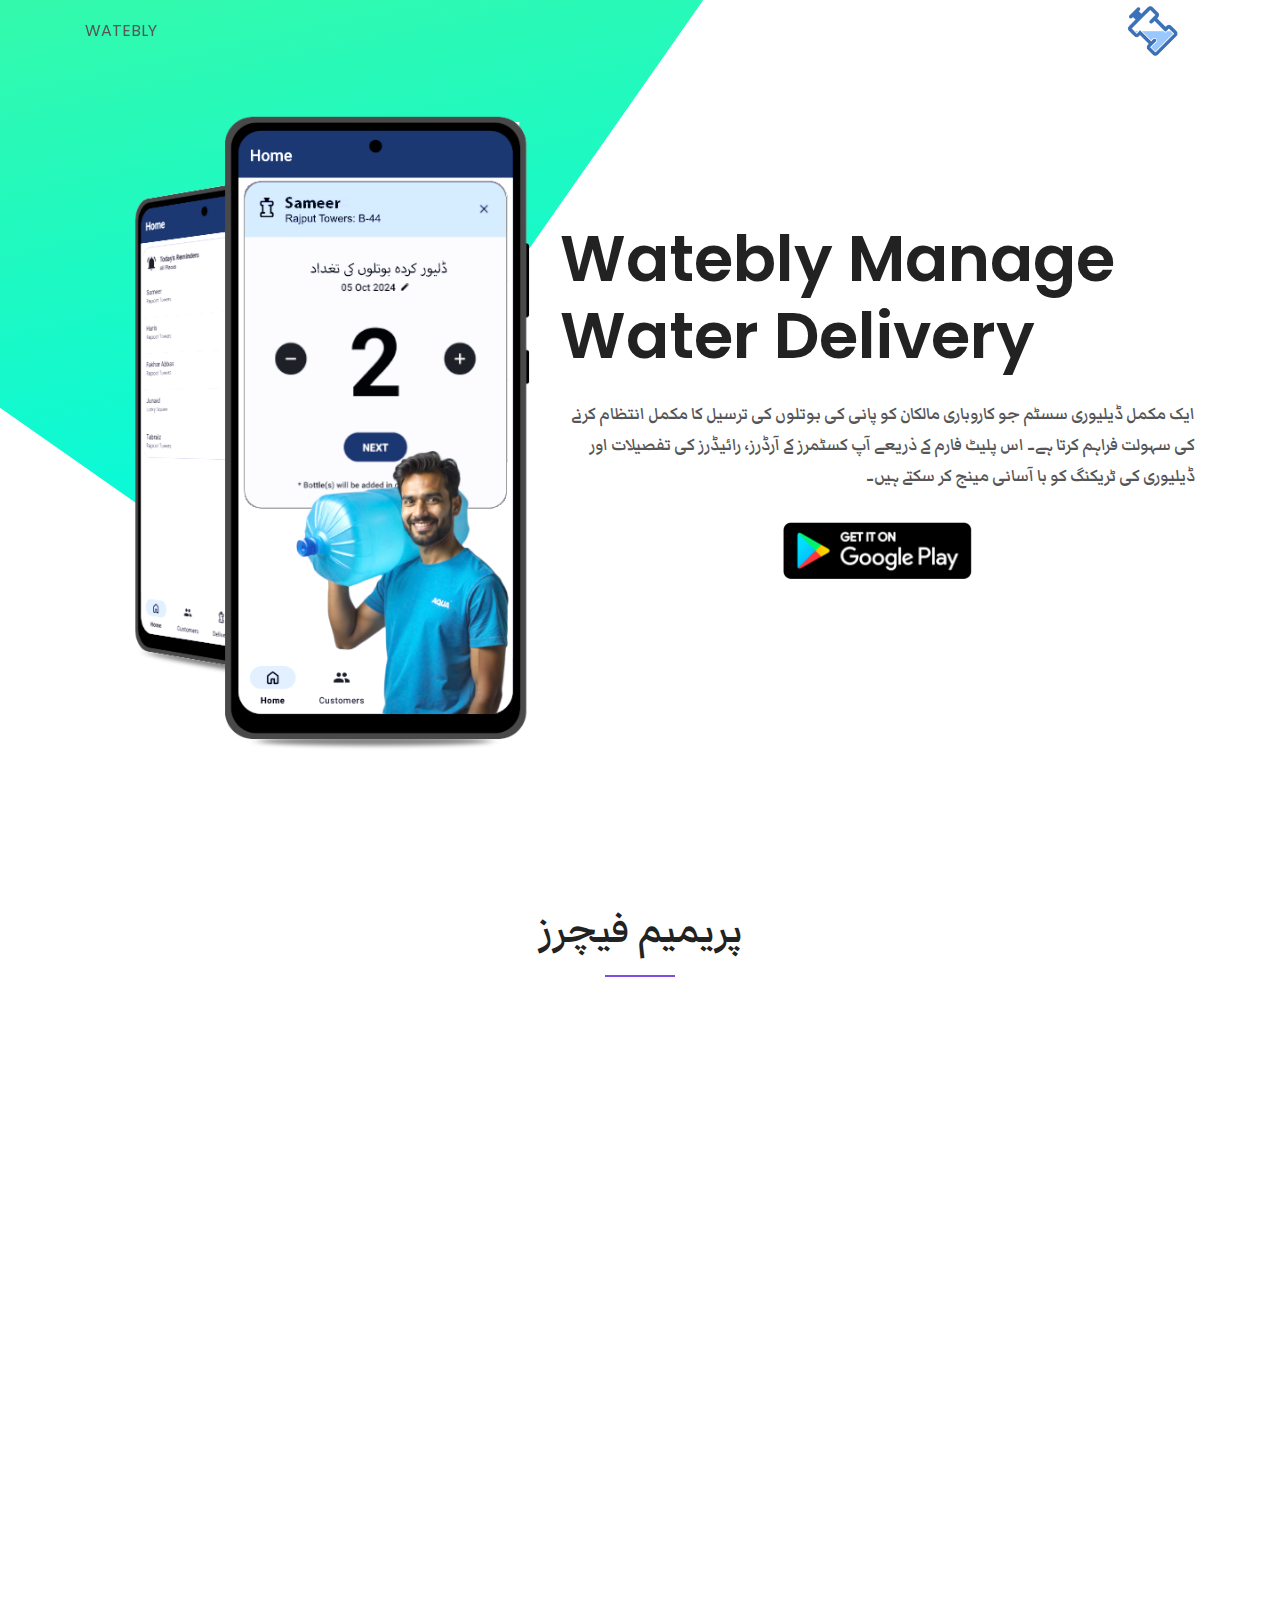
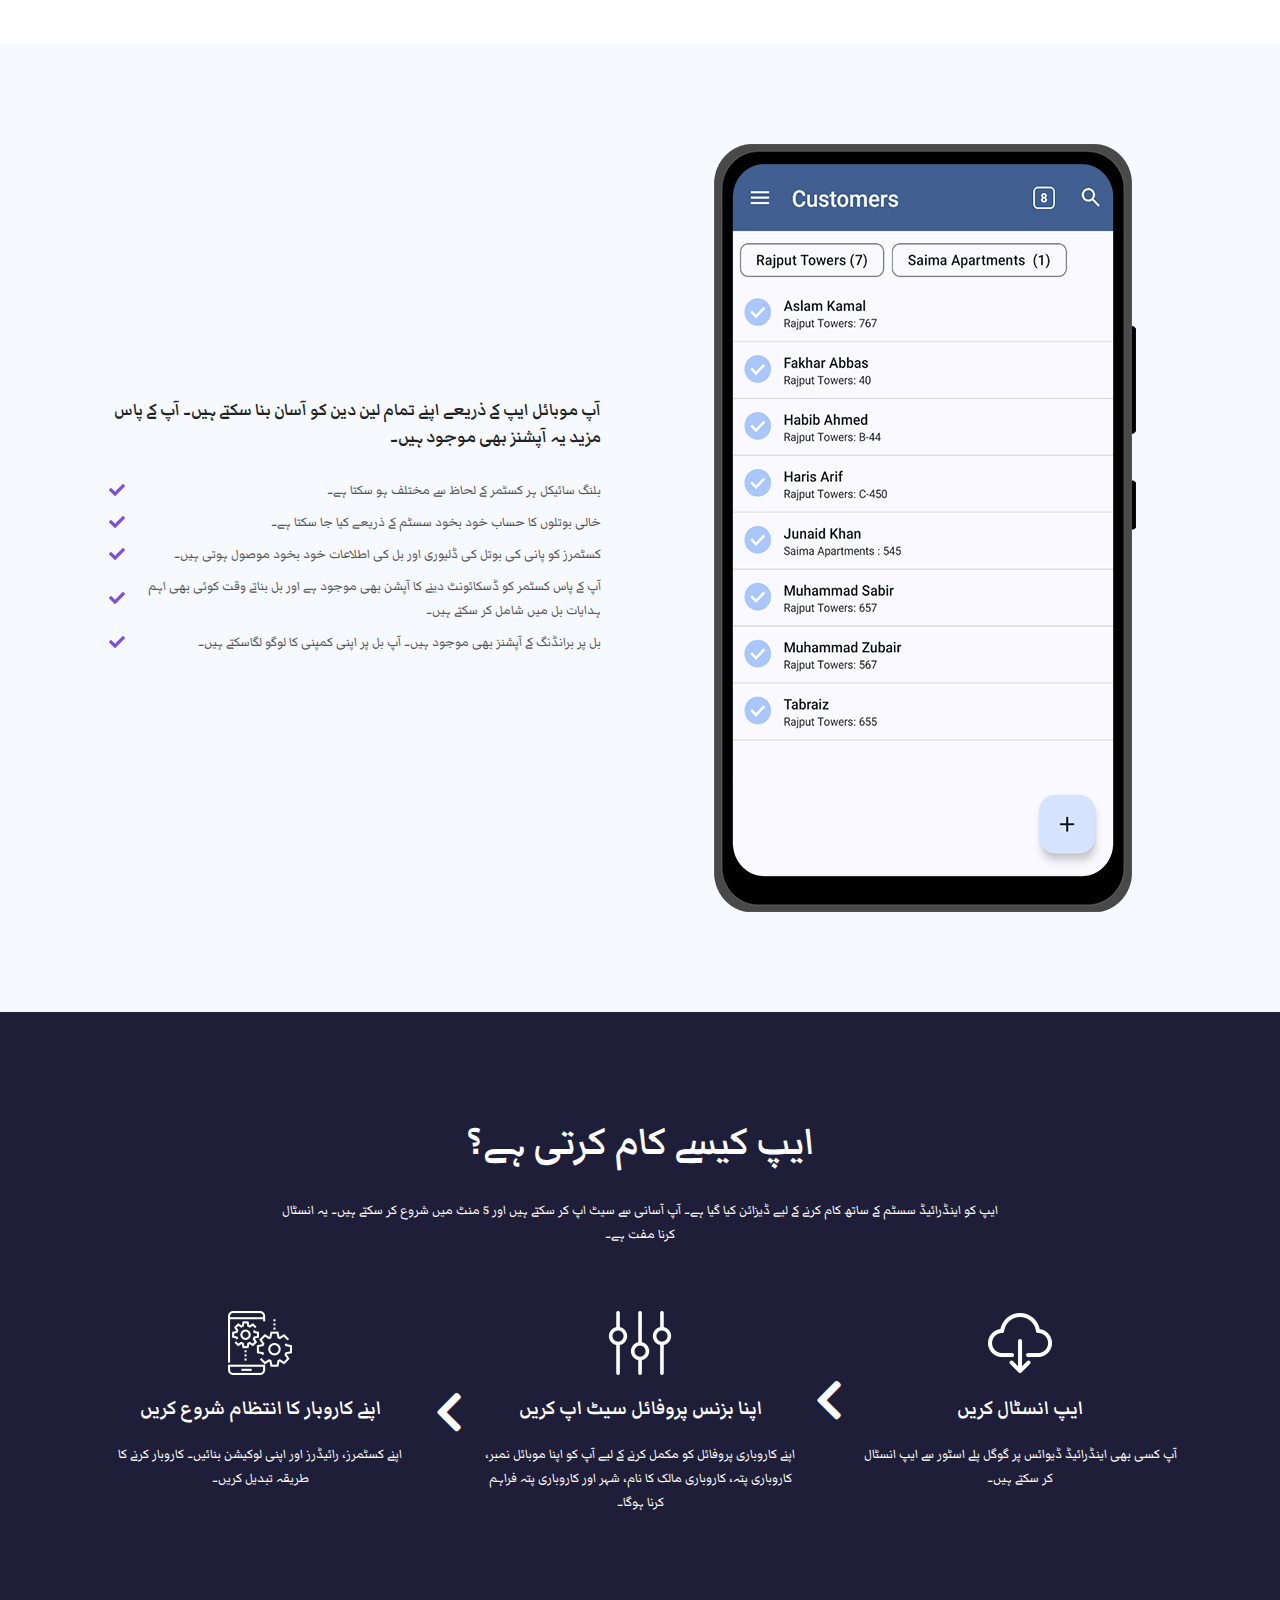
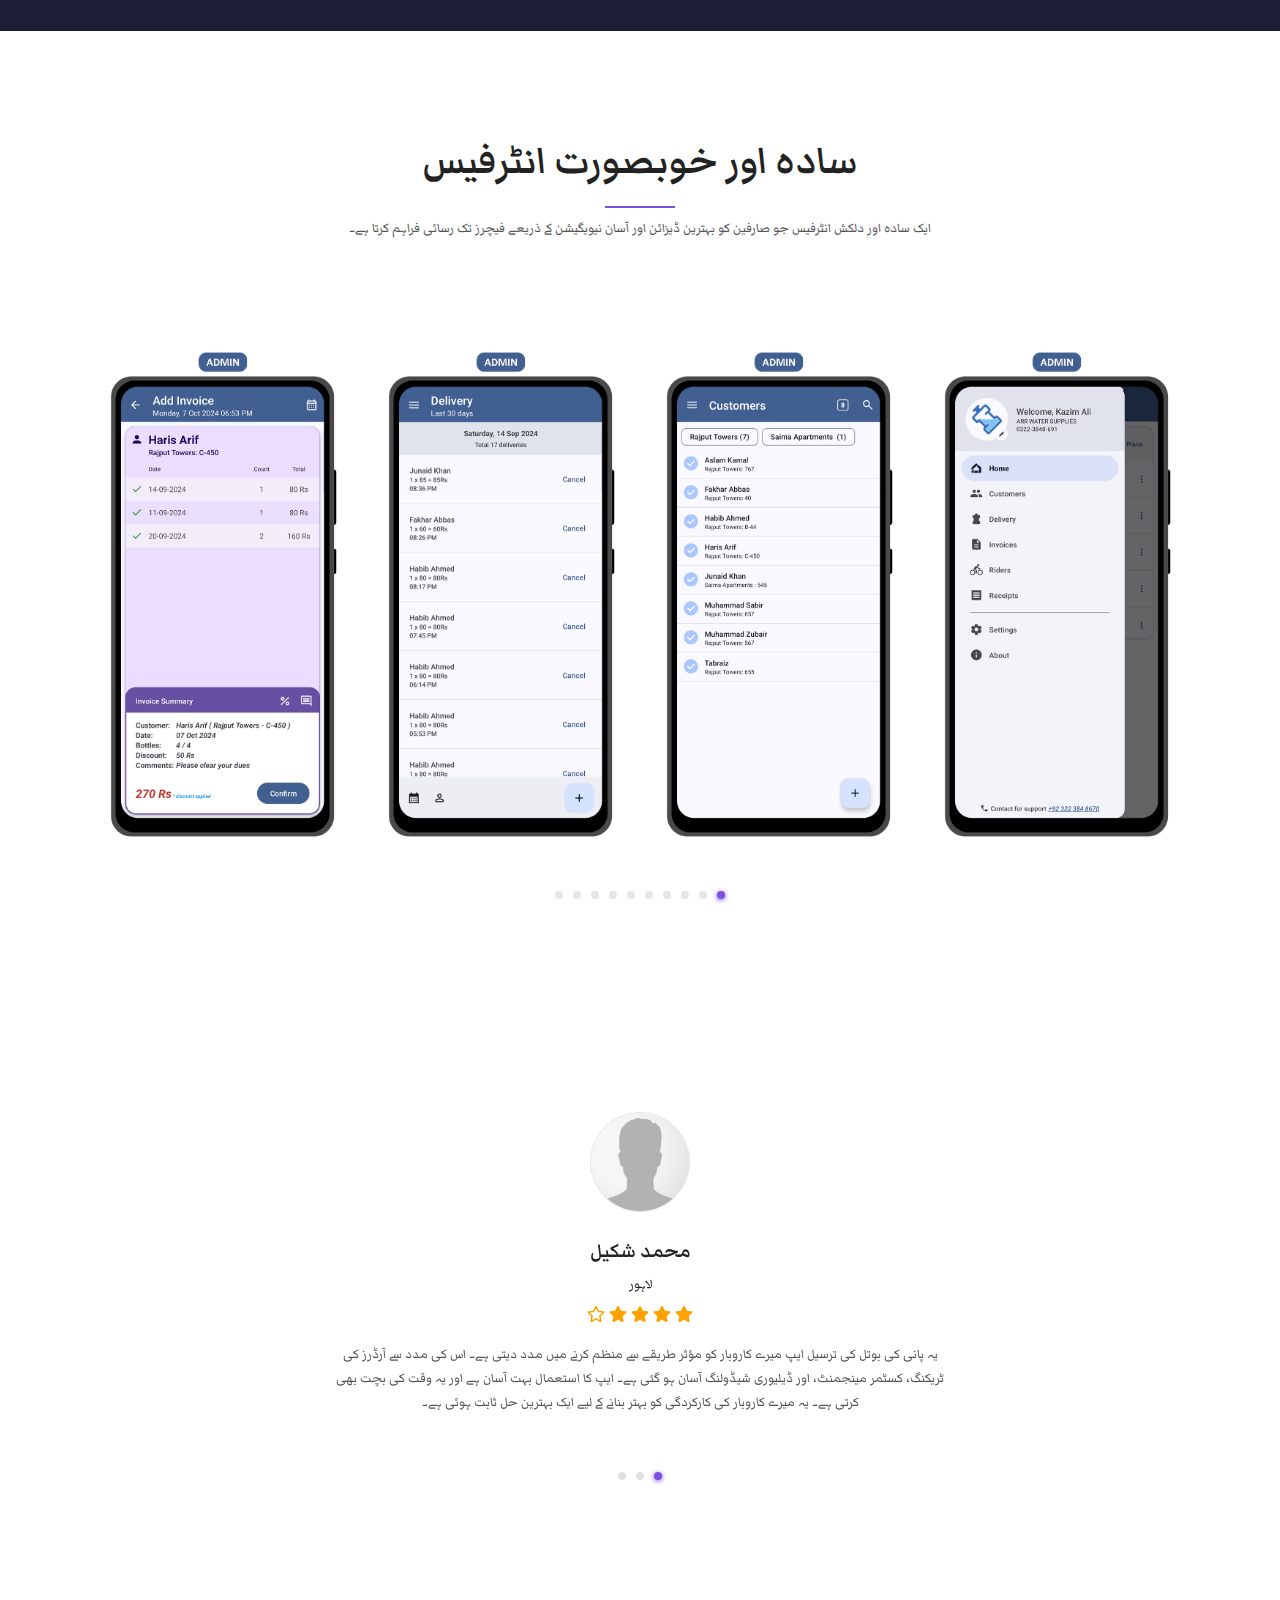
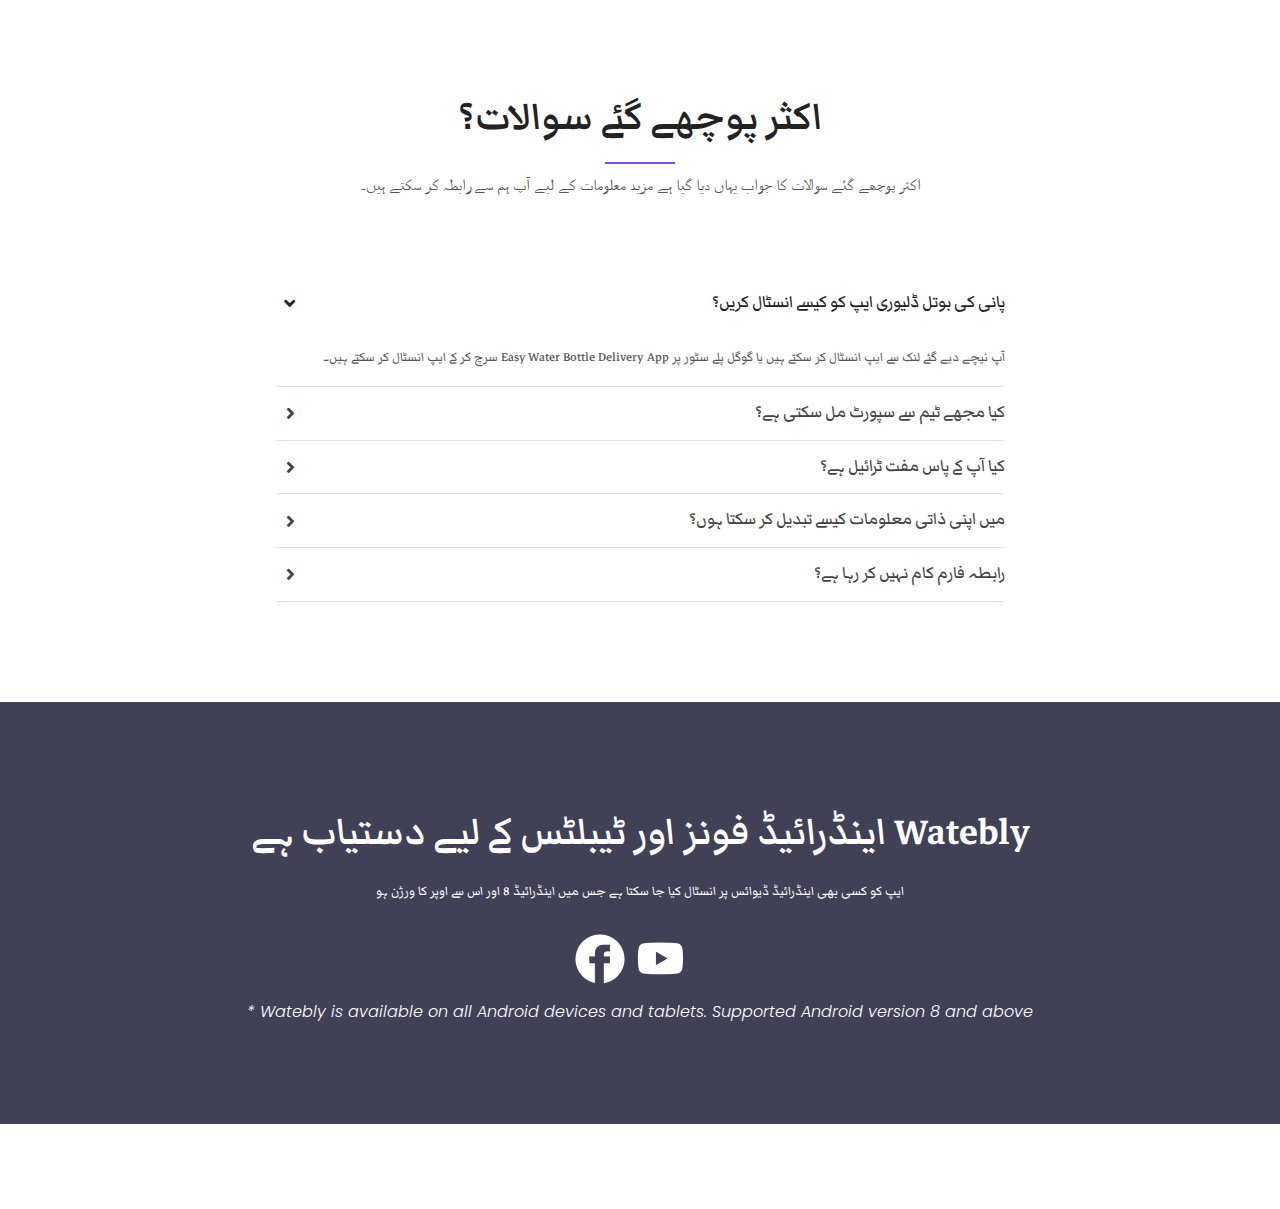
<file: index.html>
<!doctype html>
<html class="no-js" dir="rtl" lang="ur">

<head>
    <meta charset="UTF-8">
    <meta name="description" content="Manage water bottle delivery app">
    <meta http-equiv="X-UA-Compatible" content="IE=edge">
    <meta name="viewport" content="width=device-width, initial-scale=1, shrink-to-fit=no">
    <!-- The above 4 meta tags *must* come first in the head; any other head content must come *after* these tags -->

    <meta name="keywords" content="Water Bottle Delivery Business App, Manage Water Delivery, Manage Water Delivery Business App">
    <meta name="author" content="Bitxoom">
    <meta property="og:title" content="Watebly">
    <meta property="og:description" content="Manage and maintain your water bottle delivery business">
    <meta property="og:image" content="https://watebly.com/assets/img/features/app_preview.png">

    <!-- Title  -->
    <title>Watebly Manage Water Delivery</title>

    <!-- Favicon  -->
    <link rel="icon" href="assets/img/favicon.png">

    <!-- ***** All CSS Files ***** -->

    <!-- Style css -->
    <link rel="stylesheet" href="assets/css/style.css">

    <!-- google material icons -->
    <link rel="stylesheet" href="https://fonts.googleapis.com/css2?family=Material+Symbols+Rounded:opsz,wght,FILL,GRAD@48,400,0,0" />

    <link rel="canonical" href="https://www.watebly.com/" />


</head>

<!-- Google tag (gtag.js) -->
<script async src="https://www.googletagmanager.com/gtag/js?id=G-NMQS84ZVDT"></script>
<script>
  window.dataLayer = window.dataLayer || [];
  function gtag(){dataLayer.push(arguments);}
  gtag('js', new Date());

  gtag('config', 'G-NMQS84ZVDT');
</script>

<body class="homepage-2">
    <!--====== Scroll To Top Area Start ======-->
    <div id="scrollUp" title="Scroll To Top">
        <i class="fas fa-arrow-up"></i>
    </div>
    <!--====== Scroll To Top Area End ======-->

    <div class="main">
        <!-- ***** Header Start ***** -->
        <header class="navbar navbar-sticky navbar-expand-lg navbar-dark">
            <div class="container position-relative">
                <a class="navbar-brand" href="index.html">
                    <img class="navbar-brand-regular" src="assets/img/logo/logo.png" alt="brand-logo">
                    <img class="navbar-brand-sticky" src="assets/img/logo/logo.png" alt="sticky brand-logo">
                </a>
                <span>WATEBLY</span>
            </div>
        </header>
        <!-- ***** Header End ***** -->

        <!-- ***** Welcome Area Start ***** -->
        <section id="home" class="section welcome-area bg-inherit h-100vh overflow-hidden">
            <div class="shapes-container">
                <div class="bg-shape"></div>
            </div>
            <div class="container h-100">
                <div class="row align-items-center h-100">
                    <!-- Welcome Intro Start -->
                    <div class="col-12 col-md-7">
                        <div class="welcome-intro">
                            <h1>Watebly Manage Water Delivery</h1>
                            <p style="font-size: 1.3em; text-align: right; font-weight: 600;" class="my-4 secondary-font">ایک مکمل ڈیلیوری سسٹم جو کاروباری مالکان کو پانی کی بوتلوں کی ترسیل کا مکمل انتظام کرنے کی سہولت فراہم کرتا ہے۔ اس پلیٹ فارم کے ذریعے آپ کسٹمرز کے آرڈرز، رائیڈرز کی تفصیلات اور ڈیلیوری کی ٹریکنگ کو با آسانی مینج کر سکتے ہیں۔</p>
                            <div class="button-group store-buttons d-flex justify-content-center">
                                <a href="https://play.google.com/store/apps/details?id=com.bitxoom.ewbds&referrer=s61ehM">
                                    <img src="assets/img/icon/google-play-black.png" alt="Download App Now">
                                </a>
                            </div>
                        </div>
                    </div>
                    <div class="col-12 col-md-5">
                        <!-- Welcome Thumb -->
                        <div class="welcome-thumb" data-aos="fade-right" data-aos-delay="500" data-aos-duration="1000">
                            <img src="assets/img/features/thumb-1.png" alt="">
                        </div>
                    </div>
                </div>
            </div>
        </section>
        <!-- ***** Welcome Area End ***** -->

        <!-- ***** Features Area Start ***** -->
        <section id="features" class="section features-area ptb_100">
            <div class="container">
                <div class="row justify-content-center">
                    <div class="col-12 col-md-10 col-lg-8">
                        <!-- Section Heading -->
                        <div class="section-heading text-center">
                            <h2 class="secondary-font">پریمیم فیچرز</h2>
                            <p class="d-block d-sm-none mt-4 secondary-font">کاروباری مالک، ڈیلیوری بوائے اور کسٹمر کے لیے ایپ۔ نیچے دی گئی بہت سی دوسری خصوصیات کے ساتھ</p>
                        </div>
                    </div>
                </div>
                <div class="row">
                    <div class="col-12 col-md-6 col-lg-4">
                        <!-- Icon Box -->
                        <div class="icon-box text-center p-4 wow fadeInUp" data-wow-duration="2s">
                            <!-- Featured Icon -->
                            <div class="featured-icon mb-3">
                                <span style="font-size: 64px;" class="material-symbols-rounded">
                                    home_app_logo
                                </span>
                            </div>
                            <!-- Icon Text -->
                            <div class="icon-text">
                                <h3 class="mb-2 secondary-font">ایڈمن ایپ</h3>
                                <p class="secondary-font">کسٹمرز، پانی کی بوتل کی ڈلیوری، رسیدیں اور رائیڈرز کو مینج کریں۔ کسٹمرز کے حساب سے بوتلوں کی قیمتیں مقرر کریں۔</p>
                            </div>
                        </div>
                    </div>
                    <div class="col-12 col-md-6 col-lg-4">
                        <!-- Icon Box -->
                        <div class="icon-box text-center p-4 wow fadeInUp" data-wow-duration="2s" data-wow-delay="0.2s">
                            <!-- Featured Icon -->
                            <div class="featured-icon mb-3">
                                <span style="font-size: 64px;" class="material-symbols-rounded">
                                    water_bottle_large
                                </span>
                            </div>
                            <!-- Icon Text -->
                            <div class="icon-text">
                                <h3 class="mb-2 secondary-font">پانی کی بوتلوں کی مینجمنٹ</h3>
                                <p class="secondary-font">آپ نہ صرف ڈیلیور شدہ بوتلوں کا انتظام کرسکتے ہیں بلکہ کسٹمر سے موصول ہونے والی خالی بوتلوں کا بھی ریکارڈ کرسکتے ہیں۔</p>
                            </div>
                        </div>
                    </div>
                    <div class="col-12 col-md-6 col-lg-4">
                        <!-- Icon Box -->
                        <div class="icon-box text-center p-4 wow fadeInUp" data-wow-duration="2s" data-wow-delay="0.4s">
                            <!-- Featured Icon -->
                            <div class="featured-icon mb-3">
                                <span style="font-size: 64px;" class="material-symbols-rounded">
                                    description
                                </span>
                            </div>
                            <!-- Icon Text -->
                            <div class="icon-text">
                                <h3 class="mb-2 secondary-font">انوائس اور رسید</h3>
                                <p class="secondary-font">اپنے بلنگ سائیکل کے مطابق کسٹمر کے لیے انوائس بنائیں۔ واٹس ایپ یا پرنٹ استعمال کرکے کسٹمرز کو بھیجیں۔</p>
                            </div>
                        </div>
                    </div>
                    <div class="col-12 col-md-6 col-lg-4">
                        <!-- Icon Box -->
                        <div class="icon-box text-center p-4 wow fadeInUp" data-wow-duration="2s" data-wow-delay="1s">
                            <!-- Featured Icon -->
                            <div class="featured-icon mb-3">
                                <span style="font-size: 64px;" class="material-symbols-rounded">
                                    location_on
                                </span>
                            </div>
                            <!-- Icon Text -->
                            <div class="icon-text">
                                <h3 class="mb-2 secondary-font">لوکیشن</h3>
                                <p class="secondary-font">لوکیشن آپ کو اپنے کسٹمرز کو مینج کرنے میں مدد کرسکتی ہیں مثال کے طور پر آپ ایک لوکیشن بنا سکتے ہیں جس کا نام ہے Rajput Towers یا Saima Apartment</p>
                            </div>
                        </div>
                    </div>
                    <div class="col-12 col-md-6 col-lg-4">
                        <!-- Icon Box -->
                        <div class="icon-box text-center p-4 wow fadeInUp" data-wow-duration="2s" data-wow-delay="0.6s">
                            <!-- Featured Icon -->
                            <div class="featured-icon mb-3">
                                <span style="font-size: 64px;" class="material-symbols-rounded">
                                    directions_bike
                                </span>
                            </div>
                            <!-- Icon Text -->
                            <div class="icon-text">
                                <h3 class="mb-2 secondary-font">رائیڈر ایپ</h3>
                                <p class="secondary-font">آپ کے رائیڈرز پانی کی بوتل کی ڈیلیوری کر سکتے ہیں اور صرف ڈیلیوری کے لیے ضروری ڈیٹا دیکھ سکتے ہیں۔ ڈیٹا اپ۔ڈیٹ نہیں کر سکتے</p>
                            </div>
                        </div>
                    </div>
                    <div class="col-12 col-md-6 col-lg-4">
                        <!-- Icon Box -->
                        <div class="icon-box text-center p-4 wow fadeInUp" data-wow-duration="2s" data-wow-delay="0.8s">
                            <!-- Featured Icon -->
                            <div class="featured-icon mb-3">
                                <span style="font-size: 64px;" class="material-symbols-rounded">
                                    group
                                </span>
                            </div>
                            <!-- Icon Text -->
                            <div class="icon-text">
                                <h3 class="mb-2 secondary-font">کسٹمر ایپ</h3>
                                <p class="secondary-font">آپ کے کسٹمرز ایپ انسٹال کر سکتے ہیں اور ڈیلیوری کی ہسٹری دیکھ سکتے ہیں۔ کسٹمر کو ہر ڈیلیوری اور بلنگ کی نوٹیفیکیشن بھی موصول ہوگی۔</p>
                            </div>
                        </div>
                    </div>
                </div>
            </div>
        </section>
        <!-- ***** Features Area End ***** -->

        <!-- ***** Discover Area Start ***** -->
        <section class="section discover-area bg-gray overflow-hidden ptb_100">
            <div class="container">
                <div class="row justify-content-between align-items-center">
                    <div class="col-12 col-lg-6 order-2 order-lg-1">
                        <!-- Discover Thumb -->
                        <div class="service-thumb discover-thumb mx-auto text-center pt-5 pt-lg-0">
                            <img src="assets/img/discover/thumb-2.png" alt="">
                        </div>
                    </div>
                    <div class="col-12 col-lg-6 order-1 order-lg-2">
                        <!-- Discover Text -->
                        <div class="discover-text px-0 px-lg-4 pt-4 pt-lg-0">
                            <h2 style="font-size: 1.3em; text-align: right; font-weight: 600;" class="pb-4 secondary-font">آپ موبائل ایپ کے ذریعے اپنے تمام لین دین کو آسان بنا سکتے ہیں۔ آپ کے پاس مزید یہ آپشنز بھی موجود ہیں۔ </h2>
                            <!-- Check List -->
                            <ul class="check-list">
                                <li class="py-1">
                                    <!-- List Box -->
                                    <div class="list-box media">
                                        <span style="text-align: right;" class="media-body pl-3 secondary-font">بلنگ سائیکل ہر کسٹمر کے لحاظ سے مختلف ہو سکتا ہے۔</span>
                                        <span class="icon align-self-center"><i class="fas fa-check"></i></span>
                                    </div>
                                </li>
                                <li class="py-1">
                                    <!-- List Box -->
                                    <div class="list-box media">
                                        <span style="text-align: right;" class="media-body pl-3 secondary-font">خالی بوتلوں کا حساب خود بخود سسٹم کے ذریعے کیا جا سکتا ہے۔</span>
                                        <span class="icon align-self-center"><i class="fas fa-check"></i></span>
                                    </div>
                                </li>
                                <li class="py-1">
                                    <!-- List Box -->
                                    <div class="list-box media">
                                        <span style="text-align: right;" class="media-body pl-3 secondary-font">کسٹمرز کو پانی کی بوتل کی ڈلیوری اور بل کی اطلاعات خود بخود موصول ہوتی ہیں۔</span>
                                        <span class="icon align-self-center"><i class="fas fa-check"></i></span>
                                    </div>
                                </li>
                                <li class="py-1">
                                    <!-- List Box -->
                                    <div class="list-box media">
                                        <span style="text-align: right;" class="media-body pl-3 secondary-font">آپ کے پاس کسٹمر کو ڈسکائونٹ دینے کا آپشن بھی موجود ہے اور بل بناتے وقت کوئی بھی اہم ہدایات بل میں شامل کر سکتے ہیں۔</span>
                                        <span class="icon align-self-center"><i class="fas fa-check"></i></span>
                                    </div>
                                </li>
                                <li class="py-1">
                                    <!-- List Box -->
                                    <div class="list-box media">
                                        <span style="text-align: right;" class="media-body pl-3 secondary-font">بل پر برانڈنگ کے آپشنز بھی موجود ہیں۔ آپ بل پر اپنی کمپنی کا لوگو لگاسکتے ہیں۔</span>
                                        <span class="icon align-self-center"><i class="fas fa-check"></i></span>
                                    </div>
                                </li>
                            </ul>
                        </div>
                    </div>
                </div>
            </div>
        </section>
        <!-- ***** Discover Area End ***** -->


        <!-- ***** Work Area Start ***** -->
        <section class="section work-area bg-overlay overflow-hidden ptb_100">
            <div class="container">
                <div class="row justify-content-center">
                    <div class="col-12 col-md-10 col-lg-8">
                        <!-- Work Content -->
                        <div class="work-content text-center">
                            <h2 class="text-white secondary-font">ایپ کیسے کام کرتی ہے؟</h2>
                            <p class="d-none d-sm-block text-white my-3 mt-sm-4 mb-sm-5 secondary-font">ایپ کو اینڈرائیڈ سسٹم کے ساتھ کام کرنے کے لیے ڈیزائن کیا گیا ہے۔ آپ آسانی سے سیٹ اپ کر سکتے ہیں اور 5 منٹ میں شروع کر سکتے ہیں۔ یہ انسٹال کرنا مفت ہے۔</p>
                            <!-- <p class="d-block d-sm-none text-white my-3">Lorem ipsum dolor sit amet, consectetur adipisicing elit. Laborum obcaecati.</p> -->
                        </div>
                    </div>
                </div>
                <div class="row">
                    <div class="col-12 col-md-4">
                        <!-- Single Work -->
                        <div class="single-work text-center p-3">
                            <!-- Work Icon -->
                            <div class="work-icon">
                                <img class="avatar-md" src="assets/img/icon/work/download.png" alt="">
                            </div>
                            <h3 class="text-white py-3 secondary-font">ایپ انسٹال کریں</h3>
                            <p class="text-white secondary-font">آپ کسی بھی اینڈرائیڈ ڈیوائس پر گوگل پلے اسٹور سے ایپ انسٹال کر سکتے ہیں۔</p>
                        </div>
                    </div>
                    <div class="col-12 col-md-4">
                        <!-- Single Work -->
                        <div class="single-work text-center p-3">
                            <!-- Work Icon -->
                            <div class="work-icon">
                                <img class="avatar-md" src="assets/img/icon/work/settings.png" alt="">
                            </div>
                            <h3 class="text-white py-3 secondary-font">اپنا بزنس پروفائل سیٹ اپ کریں</h3>
                            <p class="text-white secondary-font">اپنے کاروباری پروفائل کو مکمل کرنے کے لیے آپ کو اپنا موبائل نمبر، کاروباری پتہ، کاروباری مالک کا نام، شہر اور کاروباری پتہ فراہم کرنا ہوگا۔</p>
                        </div>
                    </div>
                    <div class="col-12 col-md-4">
                        <!-- Single Work -->
                        <div class="single-work text-center p-3">
                            <!-- Work Icon -->
                            <div class="work-icon">
                                <img class="avatar-md" src="assets/img/icon/work/app.png" alt="">
                            </div>
                            <h3 class="text-white py-3 secondary-font">اپنے کاروبار کا انتظام شروع کریں</h3>
                            <p class="text-white secondary-font">اپنے کسٹمرز، رائیڈرز اور اپنی لوکیشن بنائیں۔ کاروبار کرنے کا طریقہ تبدیل کریں۔</p>
                        </div>
                    </div>
                </div>
            </div>
        </section>
        <!-- ***** Work Area End ***** -->

        <!-- ***** Screenshots Area Start ***** -->
        <section id="screenshots" class="section screenshots-area ptb_100">
            <div class="container">
                <div class="row justify-content-center">
                    <div class="col-12 col-md-10 col-lg-8">
                        <!-- Section Heading -->
                        <div class="section-heading text-center">
                            <h2 class="text-capitalize secondary-font">سادہ اور خوبصورت انٹرفیس</h2>
                            <p class="d-none d-sm-block mt-4 secondary-font">ایک سادہ اور دلکش انٹرفیس جو صارفین کو بہترین ڈیزائن اور آسان نیویگیشن کے ذریعے فیچرز تک رسائی فراہم کرتا ہے۔</p>
                            <!-- <p class="d-block d-sm-none mt-4">Lorem ipsum dolor sit amet, consectetur adipisicing elit. Laborum obcaecati.</p> -->
                        </div>
                    </div>
                </div>
                <div class="row">
                    <div class="col-12">
                        <!-- App Screenshot Slider Area -->
                        <div class="app-screenshots">
                            <!-- Single Screenshot Item -->
                            <div class="single-screenshot">
                                <img src="assets/img/screenshots/0.png" alt="">
                            </div>
                            <!-- Single Screenshot Item -->
                            <div class="single-screenshot">
                                <img src="assets/img/screenshots/1.png" alt="">
                            </div>
                            <!-- Single Screenshot Item -->
                            <div class="single-screenshot">
                                <img src="assets/img/screenshots/2.png" alt="">
                            </div>
                            <!-- Single Screenshot Item -->
                            <div class="single-screenshot">
                                <img src="assets/img/screenshots/3.png" alt="">
                            </div>
                            <!-- Single Screenshot Item -->
                            <div class="single-screenshot">
                                <img src="assets/img/screenshots/4.png" alt="">
                            </div>
                            <!-- Single Screenshot Item -->
                            <div class="single-screenshot">
                                <img src="assets/img/screenshots/5.png" alt="">
                            </div>
                            <div class="single-screenshot">
                                <img src="assets/img/screenshots/6.png" alt="">
                            </div>
                            <div class="single-screenshot">
                                <img src="assets/img/screenshots/7.png" alt="">
                            </div>
                            <div class="single-screenshot">
                                <img src="assets/img/screenshots/8.png" alt="">
                            </div>
                            <div class="single-screenshot">
                                <img src="assets/img/screenshots/9.png" alt="">
                            </div>
                        </div>
                    </div>
                </div>
            </div>
        </section>
        <!-- ***** Screenshots Area End ***** -->

        <!-- ***** Testimonial Area Start ***** -->
        <section class="section testimonial-area ptb_100">
            <div class="container text-center">
                <div class="row justify-content-center align-items-center">
                    <div class="col-12 col-md-10 col-lg-8">
                        <div class="testimonials owl-carousel">
                            <!-- Single Testimonial -->
                            <div class="single-testimonial p-3 p-md-5">
                                <img src="assets/img/avatar/avatar-0.png" class="mx-auto d-block" alt="">
                                <!-- Client Name -->
                                <h4 style="font-weight: 600; font-size: 1.5em;" class="client-name mt-4 mb-2 secondary-font">محمد شکیل</h4>
                                <!-- Client Address -->
                                <h6 class="client-address fw-4 secondary-font">لاہور</h6>
                                <!-- Client Rating -->
                                <div class="client-rating mt-2 mb-3">
                                    <i class="fas fa-star"></i>
                                    <i class="fas fa-star"></i>
                                    <i class="fas fa-star"></i>
                                    <i class="fas fa-star"></i>
                                    <i class="far fa-star"></i>
                                </div>
                                <!-- Client Description -->
                                <div class="client-description">
                                    <!-- Client Text -->
                                    <div class="client-text secondary-font">
                                        <p>یہ پانی کی بوتل کی ترسیل ایپ میرے کاروبار کو مؤثر طریقے سے منظم کرنے میں مدد دیتی ہے۔ اس کی مدد سے آرڈرز کی ٹریکنگ، کسٹمر مینجمنٹ، اور ڈیلیوری شیڈولنگ آسان ہو گئی ہے۔ ایپ کا استعمال بہت آسان ہے اور یہ وقت کی بچت بھی کرتی ہے۔ یہ میرے کاروبار کی کارکردگی کو بہتر بنانے کے لیے ایک بہترین حل ثابت ہوئی ہے۔</p>
                                    </div>
                                </div>
                            </div>
                            <!-- Single Testimonial -->
                            <div class="single-testimonial p-3 p-md-5">
                                <img src="assets/img/avatar/avatar-0.png" class="mx-auto d-block" alt="">
                                <!-- Client Name -->
                                <h4 style="font-weight: 600; font-size: 1.5em;" class="client-name mt-4 mb-2 secondary-font">فاروق فیصل</h4>
                                <!-- Client Address -->
                                <h6 class="client-address fw-4 secondary-font">کراچی</h6>
                                <!-- Client Rating -->
                                <div class="client-rating mt-2 mb-3">
                                    <i class="fas fa-star"></i>
                                    <i class="fas fa-star"></i>
                                    <i class="fas fa-star"></i>
                                    <i class="fas fa-star"></i>
                                    <i class="fas fa-star"></i>
                                </div>
                                <!-- Client Description -->
                                <div class="client-description">
                                    <!-- Client Text -->
                                    <div class="client-text secondary-font">
                                        <p>یہ پانی کی بوتل کی ترسیل ایپ آپ کے کاروبار کے لیے ایک طاقتور ٹول ہے، جو آپ کی ترسیل کے تمام پہلوؤں کو مؤثر طریقے سے منظم کرتی ہے۔ اس ایپ کی مدد سے آپ آرڈرز کو آسانی سے ٹریک کر سکتے ہیں، صارفین سے رابطہ رکھ سکتے ہیں، اور ترسیل کے وقت کو بہتر بنا سکتے ہیں۔ یہ آپ کے گاہکوں کے لیے بھی ایک دوستانہ تجربہ فراہم کرتی ہے، جس سے وہ سادگی سے آرڈر دے سکتے ہیں۔ مجموعی طور پر، یہ ایپ آپ کے پانی کی بوتل کی ترسیل کے کاروبار کو کامیابی کے ساتھ چلانے میں مددگار ثابت ہو سکتی ہے۔</p>
                                    </div>
                                </div>
                            </div>
                            <!-- Single Testimonial -->
                            <div class="single-testimonial p-3 p-md-5">
                                <img src="assets/img/avatar/avatar-0.png" class="mx-auto d-block" alt="">
                                <!-- Client Name -->
                                <h4 style="font-weight: 600; font-size: 1.5em;" class="client-name mt-4 mb-2 secondary-font">تنویر غوری</h4>
                                <!-- Client Address -->
                                <h6 class="client-address fw-4 secondary-font">کراچی</h6>
                                <!-- Client Rating -->
                                <div class="client-rating mt-2 mb-3">
                                    <i class="fas fa-star"></i>
                                    <i class="fas fa-star"></i>
                                    <i class="fas fa-star"></i>
                                    <i class="fas fa-star"></i>
                                    <i class="far fa-star"></i>
                                </div>
                                <!-- Client Description -->
                                <div class="client-description">
                                    <!-- Client Text -->
                                    <div class="client-text secondary-font">
                                        <p>یہ ایپ آپ کے پانی کی بوتل کی ترسیل کے کاروبار کو منظم اور مؤثر بنانے میں مدد کرتی ہے، جس سے آرڈرز کی ٹریکنگ، وقت کی بچت، اور گاہکوں سے بہتر رابطہ ممکن ہوتا ہے۔</p>
                                    </div>
                                </div>
                            </div>
                        </div>
                    </div>
                </div>
            </div>
        </section>
        <!-- ***** Testimonial Area End ***** -->

        <!-- ***** FAQ Area Start ***** -->
        <section class="section faq-area ptb_100">
            <div class="container">
                <div class="row justify-content-center">
                    <div class="col-12 col-md-10 col-lg-8">
                        <!-- Section Heading -->
                        <div class="section-heading text-center">
                            <h2 class="text-capitalize secondary-font">اکثر پوچھے گئے سوالات؟</h2>
                            <p class="d-none d-sm-block mt-4">اکثر پوچھے گئے سوالات کا جواب یہاں دیا گیا ہے مزید معلومات کے لیے آپ ہم سے رابطہ کر سکتے ہیں۔</p>
                            <!-- <p class="d-block d-sm-none mt-4">Lorem ipsum dolor sit amet, consectetur adipisicing elit. Laborum obcaecati.</p> -->
                        </div>
                    </div>
                </div>
                <div class="row justify-content-center">
                    <div class="col-12">
                        <!-- FAQ Content -->
                        <div class="faq-content">
                            <!-- sApp Accordion -->
                            <div class="accordion" id="sApp-accordion">
                                <div class="row justify-content-center">
                                    <div class="col-12 col-md-10 col-lg-8">
                                        <!-- Single Accordion Item -->
                                        <div class="card border-top-0 border-left-0 border-right-0 border-bottom">
                                            <!-- Card Header -->
                                            <div class="card-header bg-inherit border-0 p-0">
                                                <h2 class="mb-0">
                                                    <button style="font-size: 1.3rem; text-align: right;" class="btn px-0 py-3 secondary-font" type="button" data-toggle="collapse" data-target="#collapseOne">
                                                        پانی کی بوتل ڈلیوری ایپ کو کیسے انسٹال کریں؟
                                                    </button>
                                                </h2>
                                            </div>
                                            <div id="collapseOne" class="collapse show" data-parent="#sApp-accordion">
                                                <!-- Card Body -->
                                                <div style="text-align: right;" class="card-body px-0 py-3 secondary-font">
                                                    آپ نیچے دیے گئے لنک سے ایپ انسٹال کر سکتے ہیں یا گوگل پلے سٹور پر Easy Water Bottle Delivery App سرچ کر کے ایپ انسٹال کر سکتے ہیں۔
                                                </div>
                                            </div>
                                        </div>
                                        <!-- Single Accordion Item -->
                                        <div class="card border-top-0 border-left-0 border-right-0 border-bottom">
                                            <!-- Card Header -->
                                            <div class="card-header bg-inherit border-0 p-0">
                                                <h2 class="mb-0">
                                                    <button style="font-size: 1.3rem; text-align: right;" class="btn collapsed px-0 py-3 secondary-font" type="button" data-toggle="collapse" data-target="#collapseTwo">
                                                        کیا مجھے ٹیم سے سپورٹ مل سکتی ہے؟
                                                    </button>
                                                </h2>
                                            </div>
                                            <div id="collapseTwo" class="collapse" data-parent="#sApp-accordion">
                                                <!-- Card Body -->
                                                <div style="text-align: right;" class="card-body px-0 py-3 secondary-font">
                                                    ہماری سپورٹ ٹیم آپ کے کاروباری پروفائل کو ترتیب دینے میں آپ کی مدد کے لیے دفتری اوقات میں دستیاب ہوگی۔
                                                </div>
                                            </div>
                                        </div>
                                        <!-- Single Accordion Item -->
                                        <div class="card border-top-0 border-left-0 border-right-0 border-bottom">
                                            <!-- Card Header -->
                                            <div class="card-header bg-inherit border-0 p-0">
                                                <h2 class="mb-0">
                                                    <button style="font-size: 1.3rem; text-align: right;" class="btn collapsed px-0 py-3 secondary-font" type="button" data-toggle="collapse" data-target="#collapseThree">
                                                        کیا آپ کے پاس مفت ٹرائیل ہے؟
                                                    </button>
                                                </h2>
                                            </div>
                                            <div id="collapseThree" class="collapse" data-parent="#sApp-accordion">
                                                <!-- Card Body -->
                                                <div style="text-align: right;" class="card-body px-0 py-3 secondary-font">
                                                    ایپ ڈاؤن لوڈ کرنے کے لیے مکمل طور پر مفت ہے۔ آپ 10 صارفین کو ہمیشہ مفت میں منظم کر سکتے ہیں۔ اطمینان کے بعد آپ پیکجز کا انتخاب کر سکتے ہیں۔
                                                </div>
                                            </div>
                                        </div>
                                        <!-- Single Accordion Item -->
                                        <div class="card border-top-0 border-left-0 border-right-0 border-bottom">
                                            <!-- Card Header -->
                                            <div class="card-header bg-inherit border-0 p-0">
                                                <h2 class="mb-0">
                                                    <button style="font-size: 1.3rem; text-align: right;" class="btn collapsed px-0 py-3 secondary-font" type="button" data-toggle="collapse" data-target="#collapseFour">
                                                        میں اپنی ذاتی معلومات کیسے تبدیل کر سکتا ہوں؟
                                                    </button>
                                                </h2>
                                            </div>
                                            <div id="collapseFour" class="collapse" data-parent="#sApp-accordion">
                                                <!-- Card Body -->
                                                <div style="text-align: right;" class="card-body px-0 py-3 secondary-font">
                                                    آپ ایپ میں موجود سیٹینگز سے اپنی ذاتی معلومات کو اپ ڈیٹ کر سکتے ہیں۔
                                                </div>
                                            </div>
                                        </div>
                                        <!-- Single Accordion Item -->
                                        <div class="card border-top-0 border-left-0 border-right-0 border-bottom">
                                            <!-- Card Header -->
                                            <div class="card-header bg-inherit border-0 p-0">
                                                <h2 class="mb-0">
                                                    <button style="font-size: 1.3rem; text-align: right;"  class="btn collapsed px-0 py-3 secondary-font" type="button" data-toggle="collapse" data-target="#collapseFive">
                                                        رابطہ فارم کام نہیں کر رہا ہے؟
                                                    </button>
                                                </h2>
                                            </div>
                                            <div id="collapseFive" class="collapse" data-parent="#sApp-accordion">
                                                <!-- Card Body -->
                                                <div style="text-align: right;" class="card-body px-0 py-3 secondary-font">
                                                    بعض اوقات رابطہ فارم کام نہیں کرتا۔ آپ ہمیں ہماری آفیشل ای میل آئی ڈی پر ای میل کر سکتے ہیں۔ contact@bitxoom.com
                                                </div>
                                            </div>
                                        </div>
                                    </div>
                                </div>
                            </div>
                        </div>
                    </div>
                </div>
            </div>
        </section>
        <!-- ***** FAQ Area End ***** -->

        <!-- ***** Download Area Start ***** -->
        <section class="section download-area overlay-dark ptb_100">
            <div class="container">
                <div class="row justify-content-center">
                    <div class="col-12 col-md-10 col-lg-9">
                        <!-- Download Text -->
                        <div class="download-text text-center">
                            <h2 class="text-white secondary-font">Watebly اینڈرائیڈ فونز اور ٹیبلٹس کے لیے دستیاب ہے</h2>
                            <p class="text-white my-3 d-none d-sm-block secondary-font">ایپ کو کسی بھی اینڈرائیڈ ڈیوائس پر انسٹال کیا جا سکتا ہے جس میں اینڈرائیڈ 8 اور اس سے اوپر کا ورژن ہو</p>
                            <!-- Store Buttons -->
                            <div class="button-group social-buttons d-flex justify-content-center">
                                <a href="https://www.youtube.com/@watebly">
                                    <img src="assets/img/icon/youtube_white.png" alt="">
                                </a>
                                <a href="https://www.facebook.com/watebly">
                                    <img src="assets/img/icon/facebook_white.png" alt="">
                                </a>
                            </div>
                            <span class="d-inline-block text-white fw-3 font-italic mt-3">Watebly is available on all Android devices and tablets. Supported Android version 8 and above *</span>
                        </div>
                    </div>
                </div>
            </div>
        </section>
        <!-- ***** Download Area End ***** -->

        <!--====== Height Emulator Area Start ======-->
        <div class="height-emulator d-none d-lg-block"></div>
        <!--====== Height Emulator Area End ======-->

        <!--====== Footer Area Start ======-->
        <footer class="footer-area footer-fixed">
            
            <!-- Footer Bottom -->
            <div class="footer-bottom">
                <div class="container">
                    <div class="row">
                        <div class="col-12">
                            <!-- Copyright Area -->
                            <div dir="ltr" class="copyright-area d-flex flex-wrap justify-content-center justify-content-sm-between text-center py-4">
                                <!-- Copyright Left -->
                                <div class="copyright-left">&copy; Copyrights 2024 All rights reserved.</div>
                                <!-- Copyright Right -->
                                <div class="copyright-right">Powered by <a href="#">Bitxoom</a></div>
                            </div>
                        </div>
                    </div>
                </div>
            </div>
        </footer>
        <!--====== Footer Area End ======-->
    </div>


    <!-- ***** All jQuery Plugins ***** -->

    <!-- jQuery(necessary for all JavaScript plugins) -->
    <script src="assets/js/jquery/jquery.min.js"></script>

    <!-- Bootstrap js -->
    <script src="assets/js/bootstrap/popper.min.js"></script>
    <script src="assets/js/bootstrap/bootstrap.min.js"></script>

    <!-- Plugins js -->
    <script src="assets/js/plugins/plugins.min.js"></script>

    <!-- Active js -->
    <script src="assets/js/active.js"></script>
</body>

</html>
</file>
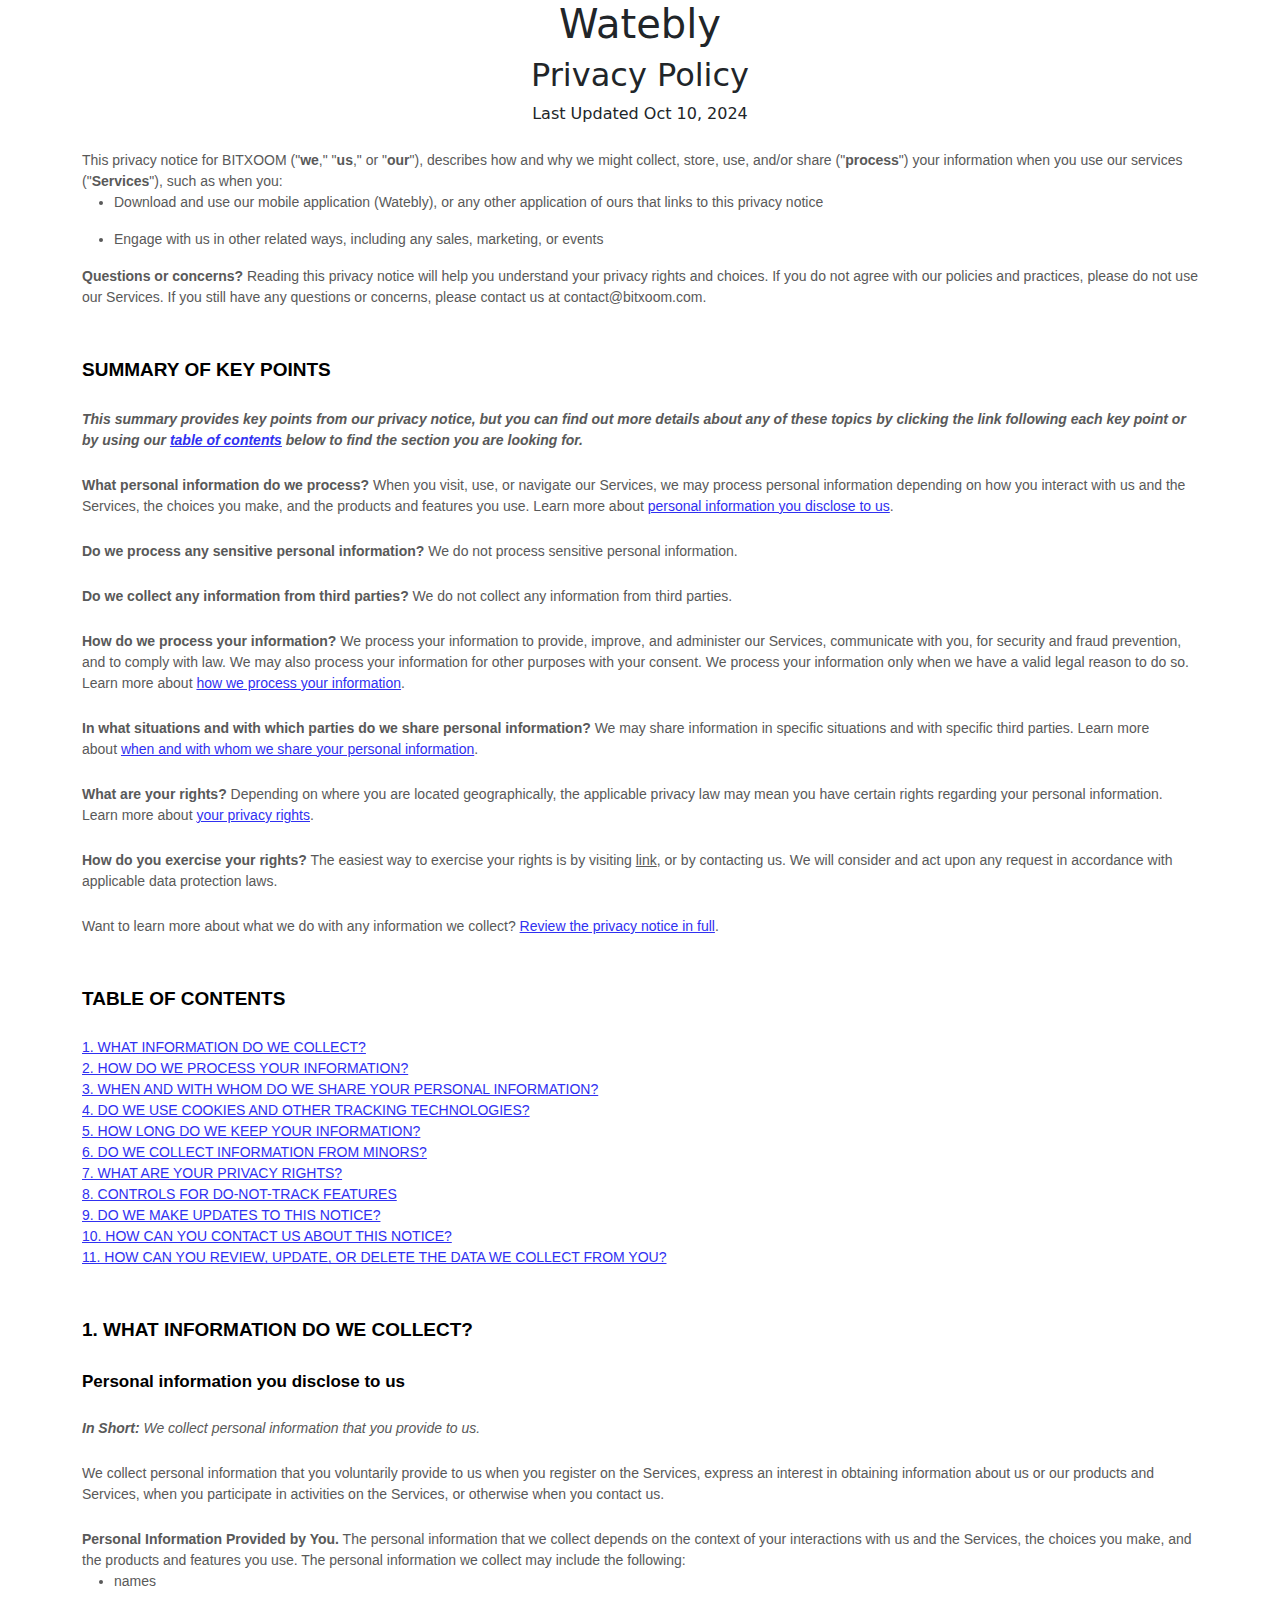
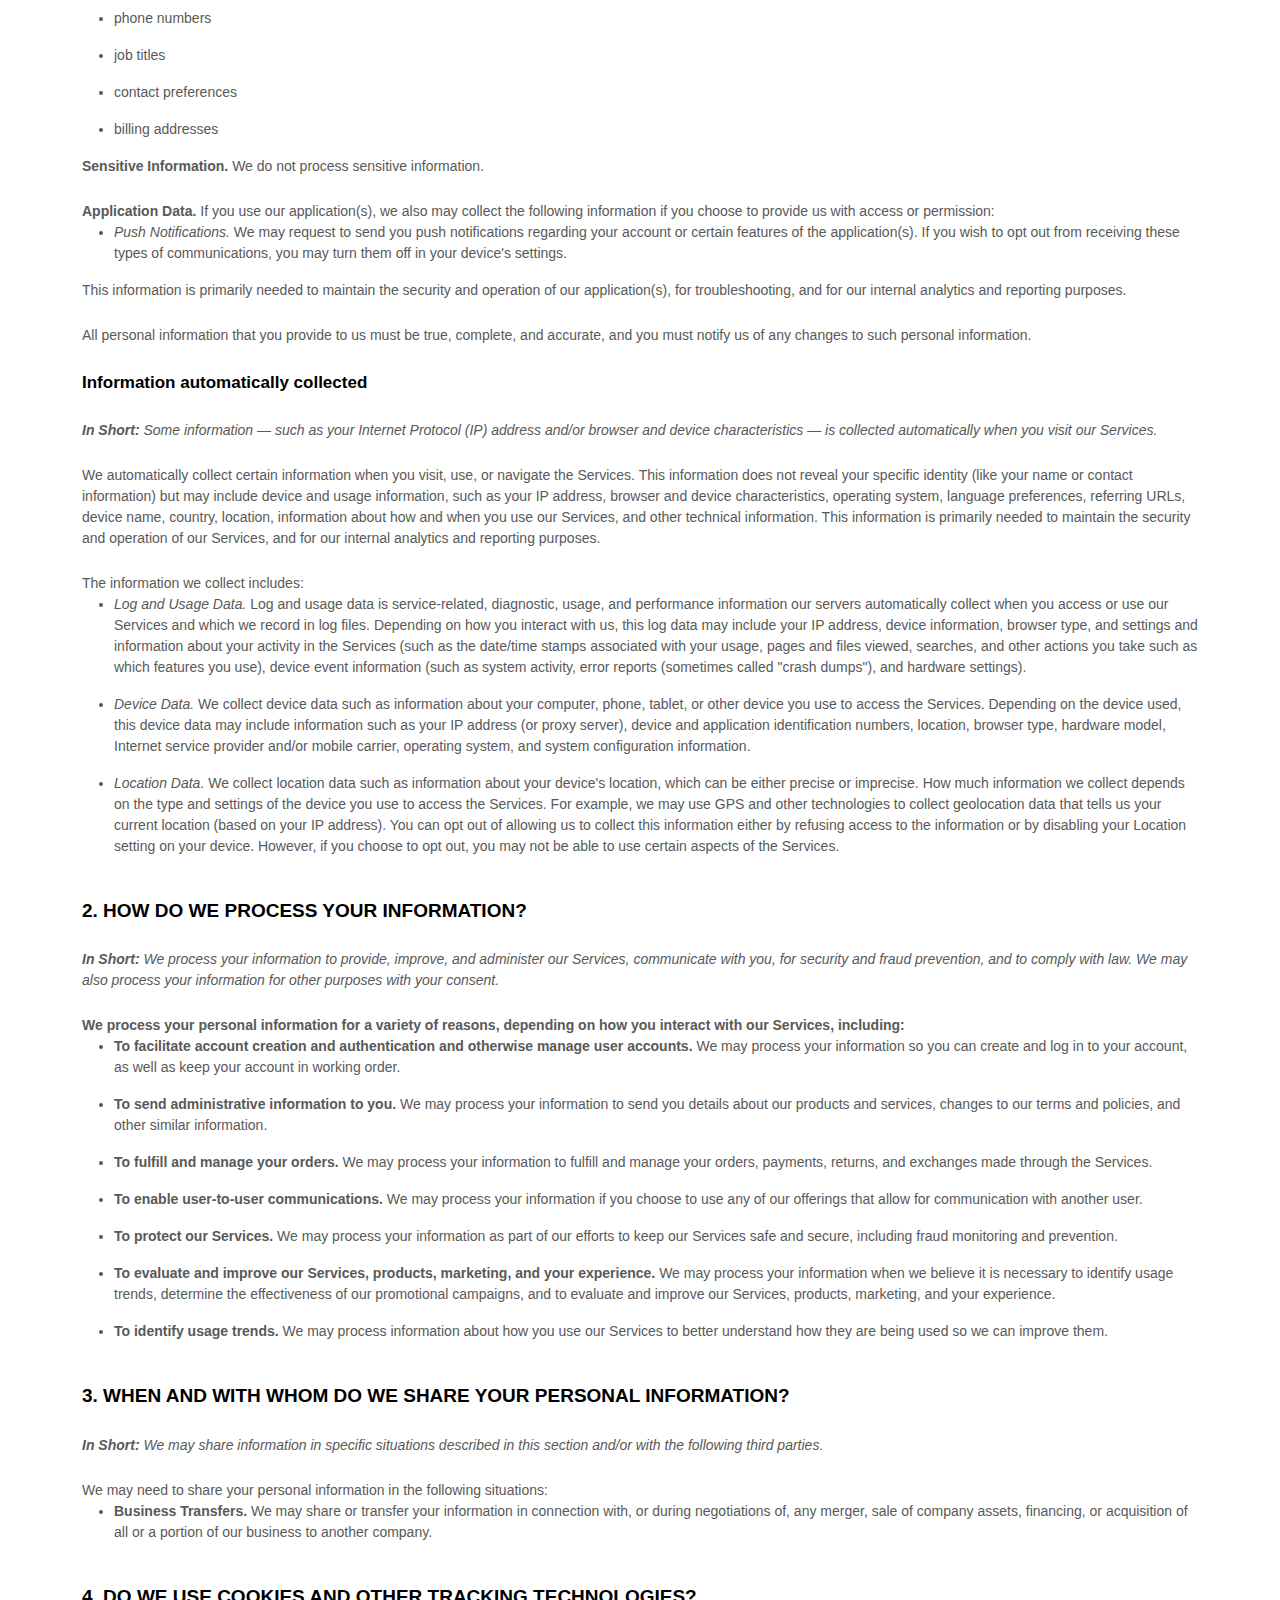
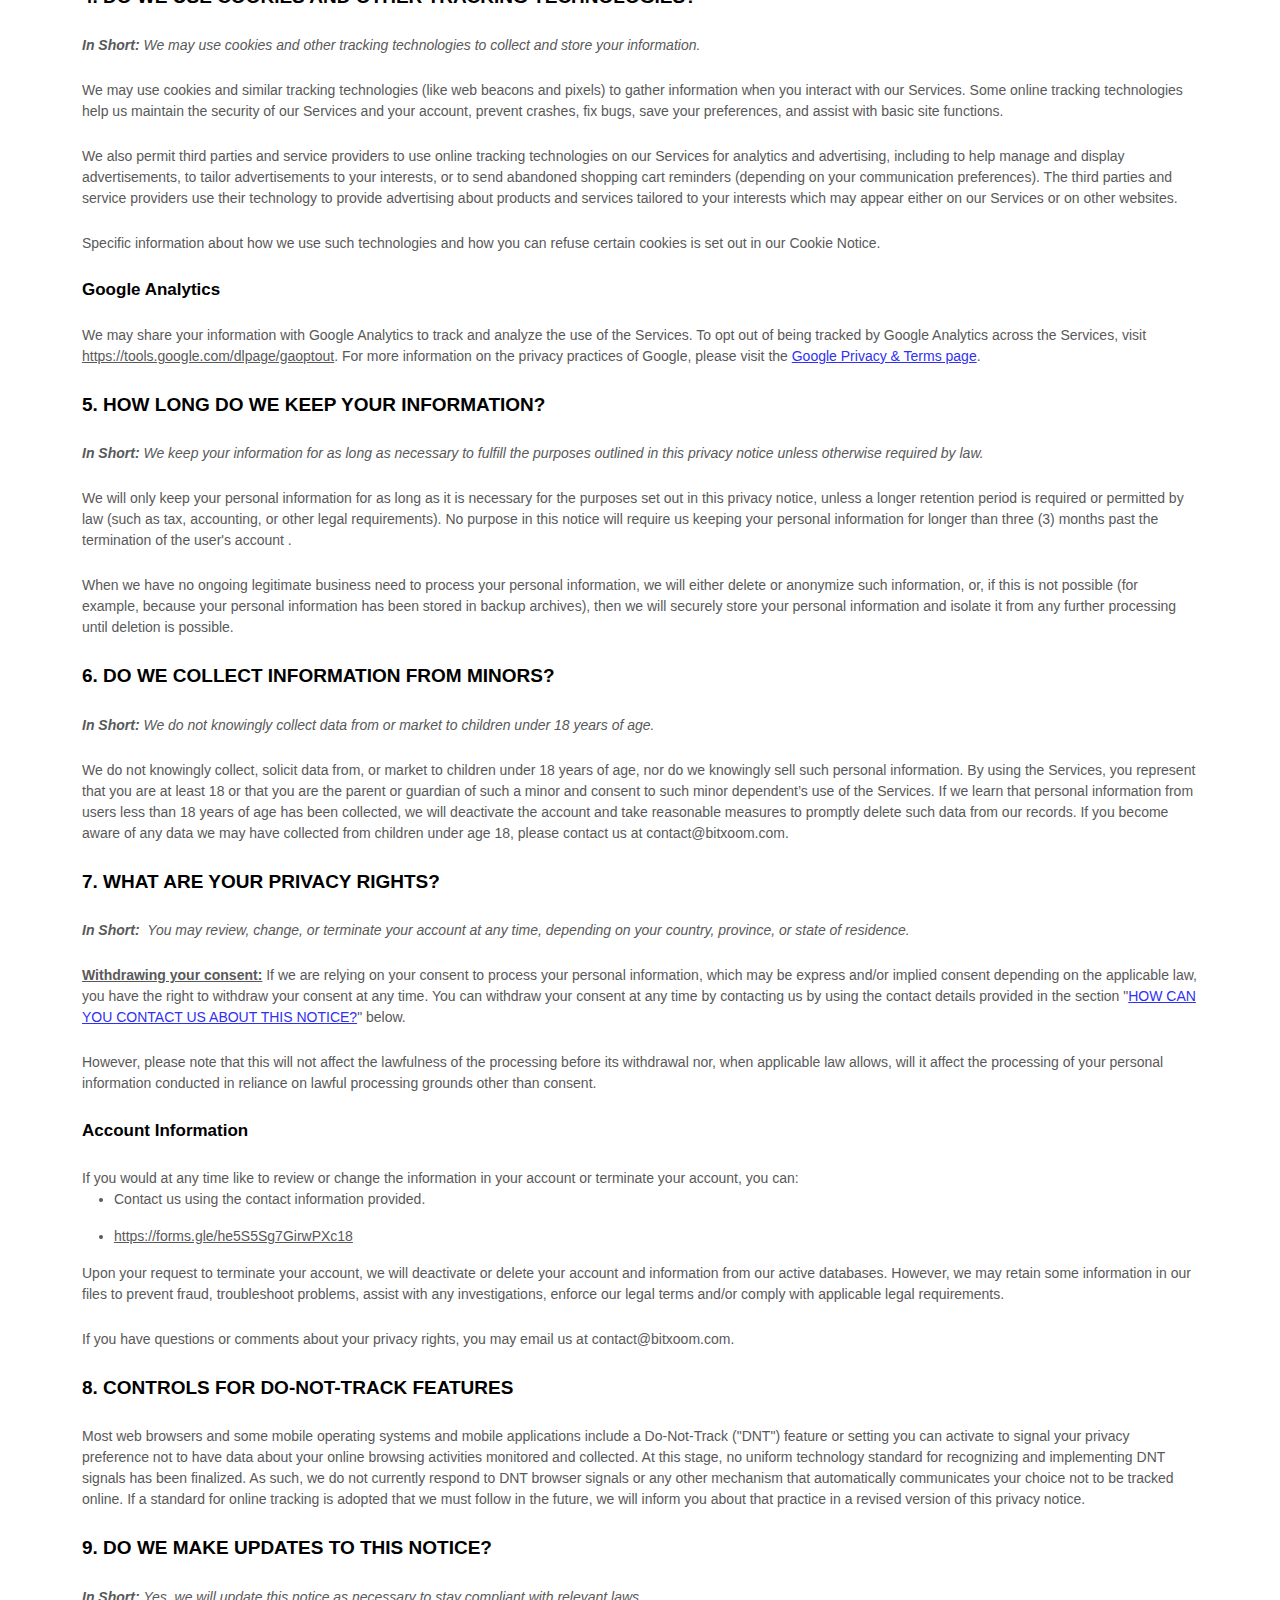
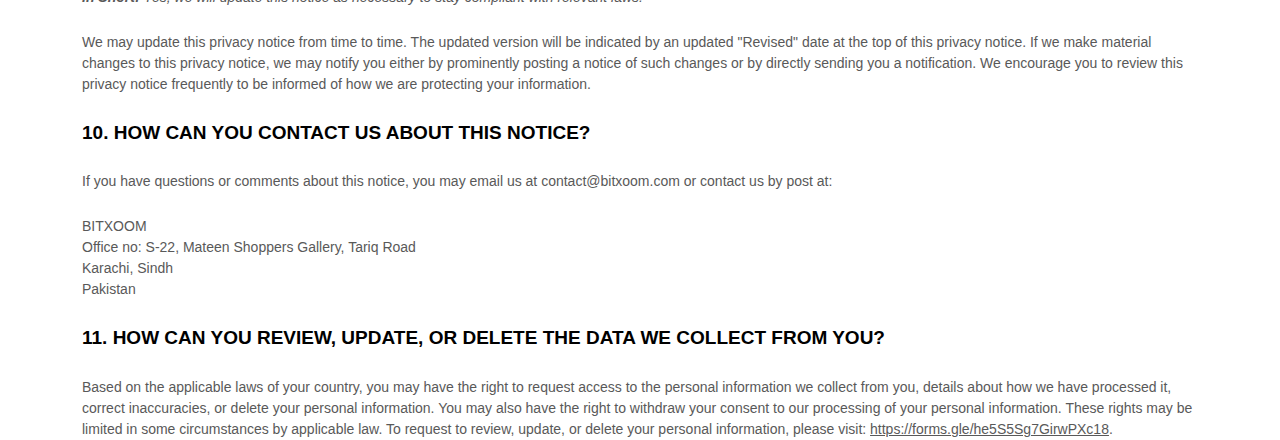
<file: privacy.html>
<html class="no-js">

<head>
    <meta charset="UTF-8">
    <meta name="description" content="Manage and maintain your water bottle delivery business">
    <meta http-equiv="X-UA-Compatible" content="IE=edge">
    <meta name="viewport" content="width=device-width, initial-scale=1, shrink-to-fit=no">
    <!-- The above 4 meta tags *must* come first in the head; any other head content must come *after* these tags -->
    <meta name="author" content="Bitxoom">

    <!-- Title  -->
    <title>Privacy Policy - Watebly</title>

    <!-- Favicon  -->
    <link rel="icon" href="assets/img/favicon.png">

    <!-- Style css -->
    <link rel="stylesheet" href="assets/css/privacy-policy-style.css">
    <link rel="stylesheet" href="assets/css/bootstrap.min.css">

</head>

<!-- Google tag (gtag.js) -->
<script async src="https://www.googletagmanager.com/gtag/js?id=G-NMQS84ZVDT"></script>
<script>
  window.dataLayer = window.dataLayer || [];
  function gtag(){dataLayer.push(arguments);}
  gtag('js', new Date());

  gtag('config', 'G-NMQS84ZVDT');
</script>

<body>

    <div class="container">
        <div style="text-align: center;">
            <h1>Watebly</h1>
            <h2>Privacy Policy</h2>
            <span>Last Updated Oct 10, 2024</span></br></br>
        </div>

    
    <div class="styles-documentPreviewer-881656"><div><div class="document-previewer-wrapper-a717db"><style>[data-custom-class='body'],[data-custom-class='body'] *{background: transparent !important;
    }[data-custom-class='title'],[data-custom-class='title'] *{font-family: Arial !important;
    font-size: 26px !important;
    color: #000000 !important;
    }[data-custom-class='subtitle'],[data-custom-class='subtitle'] *{font-family: Arial !important;
    color: #595959 !important;
    font-size: 14px !important;
    }[data-custom-class='heading_1'],[data-custom-class='heading_1'] *{font-family: Arial !important;
    font-size: 19px !important;
    color: #000000 !important;
    }[data-custom-class='heading_2'],[data-custom-class='heading_2'] *{font-family: Arial !important;
    font-size: 17px !important;
    color: #000000 !important;
    }[data-custom-class='body_text'],[data-custom-class='body_text'] *{color: #595959 !important;
    font-size: 14px !important;
    font-family: Arial !important;
    }[data-custom-class='link'],[data-custom-class='link'] *{color: #3030F1 !important;
    font-size: 14px !important;
    font-family: Arial !important;
    word-break: break-word !important;
    }</style>
                <div data-custom-class="body">
                        <span style="color: rgb(127, 127, 127);"><span style="color: rgb(89, 89, 89); font-size: 15px;"><span data-custom-class="body_text">This privacy notice for <bdt class="question">BITXOOM<bdt class="block-component"></bdt></bdt> (<bdt class="block-component"></bdt>"<strong>we</strong>," "<strong>us</strong>," or "<strong>our</strong>"<bdt class="statement-end-if-in-editor"></bdt></span><span data-custom-class="body_text">), describes how and why we might collect, store, use, and/or share (<bdt class="block-component"></bdt>"<strong>process</strong>"<bdt class="statement-end-if-in-editor"></bdt>) your information when you use our services (<bdt class="block-component"></bdt>"<strong>Services</strong>"<bdt class="statement-end-if-in-editor"></bdt>), such as when you:</span></span></span><span style="font-size: 15px;"><span style="color: rgb(127, 127, 127);"><span data-custom-class="body_text"><span style="color: rgb(89, 89, 89);"><span data-custom-class="body_text"><bdt class="block-component"></bdt></span></span></span></span></span><div><bdt class="block-component"><span style="font-size: 15px;"><span style="font-size: 15px;"><span style="color: rgb(127, 127, 127);"><span data-custom-class="body_text"><span style="color: rgb(89, 89, 89);"><span data-custom-class="body_text"><bdt class="block-component"></bdt></span></span></span></span></span></span></bdt></div><ul><li data-custom-class="body_text" style="line-height: 1.5;"><span style="font-size: 15px; color: rgb(89, 89, 89);"><span style="font-size: 15px; color: rgb(89, 89, 89);"><span data-custom-class="body_text">Download and use<bdt class="block-component"></bdt> our mobile application<bdt class="block-component"></bdt> (<bdt class="question">Watebly)<span style="font-size: 15px; color: rgb(89, 89, 89);"><span style="font-size: 15px; color: rgb(89, 89, 89);"><span data-custom-class="body_text"><span style="font-size: 15px;"><span style="color: rgb(89, 89, 89);"><span data-custom-class="body_text"><span style="font-size: 15px;"><span style="color: rgb(89, 89, 89);"><bdt class="statement-end-if-in-editor">,</bdt></span></span></span></span></span></span></span></span></bdt></span><span data-custom-class="body_text"><span style="font-size: 15px;"><span style="color: rgb(89, 89, 89);"><span data-custom-class="body_text"><span style="font-size: 15px;"><span style="color: rgb(89, 89, 89);"><bdt class="statement-end-if-in-editor"><bdt class="block-component"> or any other application of ours that links to this privacy notice</bdt></bdt></span></span></span></span></span></span></span></span></li></ul><div style="line-height: 1.5;"><span style="font-size: 15px;"><span style="color: rgb(127, 127, 127);"><span data-custom-class="body_text"><span style="color: rgb(89, 89, 89);"><span data-custom-class="body_text"><bdt class="block-component"></bdt></span></span></span></span></span></div><ul><li data-custom-class="body_text" style="line-height: 1.5;"><span style="font-size: 15px; color: rgb(89, 89, 89);"><span style="font-size: 15px; color: rgb(89, 89, 89);"><span data-custom-class="body_text">Engage with us in other related ways, including any sales, marketing, or events<span style="font-size: 15px;"><span style="color: rgb(89, 89, 89);"><span data-custom-class="body_text"><span style="font-size: 15px;"><span style="color: rgb(89, 89, 89);"><bdt class="statement-end-if-in-editor"></bdt></span></span></span></span></span></span></span></span></li></ul><div style="line-height: 1.5;"><span style="font-size: 15px;"><span style="color: rgb(127, 127, 127);"><span data-custom-class="body_text"><strong>Questions or concerns?&nbsp;</strong>Reading this privacy notice will help you understand your privacy rights and choices. If you do not agree with our policies and practices, please do not use our Services.<bdt class="block-component"></bdt> If you still have any questions or concerns, please contact us at <bdt class="question">contact@bitxoom.com</bdt>.</span></span></span></div><div style="line-height: 1.5;"><br></div><div style="line-height: 1.5;"><br></div><div style="line-height: 1.5;"><strong><span style="font-size: 15px;"><span data-custom-class="heading_1">SUMMARY OF KEY POINTS</span></span></strong></div><div style="line-height: 1.5;"><br></div><div style="line-height: 1.5;"><span style="font-size: 15px;"><span data-custom-class="body_text"><strong><em>This summary provides key points from our privacy notice, but you can find out more details about any of these topics by clicking the link following each key point or by using our&nbsp;</em></strong></span></span><a data-custom-class="link" href="#toc"><span style="color: rgb(0, 58, 250); font-size: 15px;"><span data-custom-class="body_text"><strong><em>table of contents</em></strong></span></span></a><span style="font-size: 15px;"><span data-custom-class="body_text"><strong><em>&nbsp;below to find the section you are looking for.</em></strong></span></span></div><div style="line-height: 1.5;"><br></div><div style="line-height: 1.5;"><span style="font-size: 15px;"><span data-custom-class="body_text"><strong>What personal information do we process?</strong> When you visit, use, or navigate our Services, we may process personal information depending on how you interact with us and the Services, the choices you make, and the products and features you use. Learn more about&nbsp;</span></span><a data-custom-class="link" href="#personalinfo"><span style="color: rgb(0, 58, 250); font-size: 15px;"><span data-custom-class="body_text">personal information you disclose to us</span></span></a><span data-custom-class="body_text">.</span></div><div style="line-height: 1.5;"><br></div><div style="line-height: 1.5;"><span style="font-size: 15px;"><span data-custom-class="body_text"><strong>Do we process any sensitive personal information?</strong> <bdt class="block-component"></bdt>We do not process sensitive personal information.<bdt class="else-block"></bdt></span></span></div><div style="line-height: 1.5;"><br></div><div style="line-height: 1.5;"><span style="font-size: 15px;"><span data-custom-class="body_text"><strong>Do we collect any information from third parties?</strong> <bdt class="block-component"></bdt>We do not collect any information from third parties.<bdt class="else-block"></bdt></span></span></div><div style="line-height: 1.5;"><br></div><div style="line-height: 1.5;"><span style="font-size: 15px;"><span data-custom-class="body_text"><strong>How do we process your information?</strong> We process your information to provide, improve, and administer our Services, communicate with you, for security and fraud prevention, and to comply with law. We may also process your information for other purposes with your consent. We process your information only when we have a valid legal reason to do so. Learn more about&nbsp;</span></span><a data-custom-class="link" href="#infouse"><span style="color: rgb(0, 58, 250); font-size: 15px;"><span data-custom-class="body_text">how we process your information</span></span></a><span data-custom-class="body_text">.</span></div><div style="line-height: 1.5;"><br></div><div style="line-height: 1.5;"><span style="font-size: 15px;"><span data-custom-class="body_text"><strong>In what situations and with which <bdt class="block-component"></bdt>parties do we share personal information?</strong> We may share information in specific situations and with specific <bdt class="block-component"></bdt>third parties. Learn more about&nbsp;</span></span><a data-custom-class="link" href="#whoshare"><span style="color: rgb(0, 58, 250); font-size: 15px;"><span data-custom-class="body_text">when and with whom we share your personal information</span></span></a><span style="font-size: 15px;"><span data-custom-class="body_text">.<bdt class="block-component"></bdt></span></span></div><div style="line-height: 1.5;"><br></div><div style="line-height: 1.5;"><span style="font-size: 15px;"><span data-custom-class="body_text"><strong>What are your rights?</strong> Depending on where you are located geographically, the applicable privacy law may mean you have certain rights regarding your personal information. Learn more about&nbsp;</span></span><a data-custom-class="link" href="#privacyrights"><span style="color: rgb(0, 58, 250); font-size: 15px;"><span data-custom-class="body_text">your privacy rights</span></span></a><span data-custom-class="body_text">.</span></div><div style="line-height: 1.5;"><br></div><div style="line-height: 1.5;"><span style="font-size: 15px;"><span data-custom-class="body_text"><strong>How do you exercise your rights?</strong> The easiest way to exercise your rights is by <bdt class="block-component"></bdt>visiting <span style="color: rgb(0, 58, 250);"><bdt class="question"><a target="_blank" href="https://forms.gle/he5S5Sg7GirwPXc18">link</a></bdt></span><bdt class="else-block"></bdt>, or by contacting us. We will consider and act upon any request in accordance with applicable data protection laws.</span></span></div><div style="line-height: 1.5;"><br></div><div style="line-height: 1.5;"><span style="font-size: 15px;"><span data-custom-class="body_text">Want to learn more about what we do with any information we collect?&nbsp;</span></span><a data-custom-class="link" href="#toc"><span style="color: rgb(0, 58, 250); font-size: 15px;"><span data-custom-class="body_text">Review the privacy notice in full</span></span></a><span style="font-size: 15px;"><span data-custom-class="body_text">.</span></span></div><div style="line-height: 1.5;"><br></div><div style="line-height: 1.5;"><br></div><div id="toc" style="line-height: 1.5;"><span style="font-size: 15px;"><span style="color: rgb(127, 127, 127);"><span style="color: rgb(0, 0, 0);"><strong><span data-custom-class="heading_1">TABLE OF CONTENTS</span></strong></span></span></span></div><div style="line-height: 1.5;"><br></div><div style="line-height: 1.5;"><span style="font-size: 15px;"><a data-custom-class="link" href="#infocollect"><span style="color: rgb(0, 58, 250);">1. WHAT INFORMATION DO WE COLLECT?</span></a></span></div><div style="line-height: 1.5;"><span style="font-size: 15px;"><a data-custom-class="link" href="#infouse"><span style="color: rgb(0, 58, 250);">2. HOW DO WE PROCESS YOUR INFORMATION?<bdt class="block-component"></bdt></span></a></span></div><div style="line-height: 1.5;"><span style="font-size: 15px;"><span style="color: rgb(0, 58, 250);"><a data-custom-class="link" href="#whoshare">3. WHEN AND WITH WHOM DO WE SHARE YOUR PERSONAL INFORMATION?</a></span><span data-custom-class="body_text"><bdt class="block-component"></bdt><span style="color: rgb(127, 127, 127);"><span style="color: rgb(89, 89, 89);"><span data-custom-class="body_text"><span style="color: rgb(89, 89, 89);"><bdt class="block-component"></bdt></span></span></span></span></span></span></div><div style="line-height: 1.5;"><span style="font-size: 15px;"><a data-custom-class="link" href="#cookies"><span style="color: rgb(0, 58, 250);">4. DO WE USE COOKIES AND OTHER TRACKING TECHNOLOGIES?</span></a><span style="color: rgb(127, 127, 127);"><span style="color: rgb(89, 89, 89);"><span data-custom-class="body_text"><span style="color: rgb(89, 89, 89);"><bdt class="statement-end-if-in-editor"></bdt></span></span><span data-custom-class="body_text"><span style="color: rgb(89, 89, 89);"><span style="color: rgb(89, 89, 89);"><span style="color: rgb(89, 89, 89);"><bdt class="block-component"></bdt></span></span><bdt class="block-component"></bdt></span></span></span></span></span></div><div style="line-height: 1.5;"><span style="font-size: 15px;"><a data-custom-class="link" href="#inforetain"><span style="color: rgb(0, 58, 250);">5. HOW LONG DO WE KEEP YOUR INFORMATION?</span></a><span style="color: rgb(127, 127, 127);"><span style="color: rgb(89, 89, 89);"><span data-custom-class="body_text"><span style="color: rgb(89, 89, 89);"><span style="color: rgb(89, 89, 89);"><bdt class="block-component"></bdt><bdt class="block-component"></bdt></span></span></span></span></span></span></div><div style="line-height: 1.5;"><span style="font-size: 15px;"><a data-custom-class="link" href="#infominors"><span style="color: rgb(0, 58, 250);">6. DO WE COLLECT INFORMATION FROM MINORS?</span></a><span style="color: rgb(127, 127, 127);"><span style="color: rgb(89, 89, 89);"><span data-custom-class="body_text"><span style="color: rgb(89, 89, 89);"><bdt class="statement-end-if-in-editor"></bdt></span></span></span></span></span></div><div style="line-height: 1.5;"><span style="font-size: 15px;"><span style="color: rgb(0, 58, 250);"><a data-custom-class="link" href="#privacyrights">7. WHAT ARE YOUR PRIVACY RIGHTS?</a></span></span></div><div style="line-height: 1.5;"><span style="font-size: 15px;"><a data-custom-class="link" href="#DNT"><span style="color: rgb(0, 58, 250);">8. CONTROLS FOR DO-NOT-TRACK FEATURES<bdt class="block-component"></bdt></span><bdt class="block-component"><span style="font-size: 15px;"><span data-custom-class="body_text"></span></span></bdt></a></span></div><div style="line-height: 1.5;"><a data-custom-class="link" href="#DNT"><bdt class="block-component"><span style="font-size: 15px;"></span></bdt><bdt class="block-component"></bdt><bdt class="block-component"></bdt><bdt class="block-component"></bdt><bdt class="block-component"></bdt><bdt class="block-component"></bdt><bdt class="block-component"></bdt><bdt class="block-component"></bdt><bdt class="block-component"></bdt><bdt class="block-component"></bdt></a></div><div style="line-height: 1.5;"><a data-custom-class="link" href="#DNT"><span style="font-size: 15px;"></span></a><a data-custom-class="link" href="#policyupdates"><span style="color: rgb(0, 58, 250);">9. DO WE MAKE UPDATES TO THIS NOTICE?</span></a></div><div style="line-height: 1.5;"><a data-custom-class="link" href="#contact"><span style="color: rgb(0, 58, 250); font-size: 15px;">10. HOW CAN YOU CONTACT US ABOUT THIS NOTICE?</span></a></div><div style="line-height: 1.5;"><a data-custom-class="link" href="#request"><span style="color: rgb(0, 58, 250);">11. HOW CAN YOU REVIEW, UPDATE, OR DELETE THE DATA WE COLLECT FROM YOU?</span></a></div><div style="line-height: 1.5;"><br></div><div style="line-height: 1.5;"><br></div><div id="infocollect" style="line-height: 1.5;"><span style="color: rgb(0, 0, 0);"><span style="color: rgb(0, 0, 0); font-size: 15px;"><span style="font-size: 15px; color: rgb(0, 0, 0);"><span style="font-size: 15px; color: rgb(0, 0, 0);"><span id="control" style="color: rgb(0, 0, 0);"><strong><span data-custom-class="heading_1">1. WHAT INFORMATION DO WE COLLECT?</span></strong></span></span></span></span></span></div><div style="line-height: 1.5;"><br></div><div id="personalinfo" style="line-height: 1.5;"><span data-custom-class="heading_2" style="color: rgb(0, 0, 0);"><span style="font-size: 15px;"><strong>Personal information you disclose to us</strong></span></span></div><div><div><br></div><div style="line-height: 1.5;"><span style="color: rgb(127, 127, 127);"><span style="color: rgb(89, 89, 89); font-size: 15px;"><span data-custom-class="body_text"><span style="font-size: 15px; color: rgb(89, 89, 89);"><span style="font-size: 15px; color: rgb(89, 89, 89);"><span data-custom-class="body_text"><strong><em>In Short:</em></strong></span></span></span></span><span data-custom-class="body_text"><span style="font-size: 15px; color: rgb(89, 89, 89);"><span style="font-size: 15px; color: rgb(89, 89, 89);"><span data-custom-class="body_text"><strong><em>&nbsp;</em></strong><em>We collect personal information that you provide to us.</em></span></span></span></span></span></span></div></div><div style="line-height: 1.5;"><br></div><div style="line-height: 1.5;"><span style="font-size: 15px; color: rgb(89, 89, 89);"><span style="font-size: 15px; color: rgb(89, 89, 89);"><span data-custom-class="body_text">We collect personal information that you voluntarily provide to us when you <span style="font-size: 15px;"><bdt class="block-component"></bdt></span>register on the Services,&nbsp;</span><span style="font-size: 15px;"><span data-custom-class="body_text"><span style="font-size: 15px;"><bdt class="statement-end-if-in-editor"></bdt></span></span><span data-custom-class="body_text">express an interest in obtaining information about us or our products and Services, when you participate in activities on the Services, or otherwise when you contact us.</span></span></span></span></div><div style="line-height: 1.5;"><br></div><div style="line-height: 1.5;"><span style="font-size: 15px; color: rgb(89, 89, 89);"><span style="font-size: 15px; color: rgb(89, 89, 89);"><span data-custom-class="body_text"><span style="font-size: 15px;"><bdt class="block-component"></bdt></span></span></span></span></div><div style="line-height: 1.5;"><span style="font-size: 15px; color: rgb(89, 89, 89);"><span style="font-size: 15px; color: rgb(89, 89, 89);"><span data-custom-class="body_text"><strong>Personal Information Provided by You.</strong> The personal information that we collect depends on the context of your interactions with us and the Services, the choices you make, and the products and features you use. The personal information we collect may include the following:<span style="font-size: 15px;"><span data-custom-class="body_text"><bdt class="forloop-component"></bdt></span></span></span></span></span></div><ul><li data-custom-class="body_text" style="line-height: 1.5;"><span style="font-size: 15px; color: rgb(89, 89, 89);"><span style="font-size: 15px; color: rgb(89, 89, 89);"><span data-custom-class="body_text"><span style="font-size: 15px;"><span data-custom-class="body_text"><bdt class="question">names</bdt></span></span></span></span></span></li></ul><div style="line-height: 1.5;"><span style="font-size: 15px; color: rgb(89, 89, 89);"><span style="font-size: 15px; color: rgb(89, 89, 89);"><span data-custom-class="body_text"><span style="font-size: 15px;"><span data-custom-class="body_text"><bdt class="forloop-component"></bdt></span></span></span></span></span></div><ul><li data-custom-class="body_text" style="line-height: 1.5;"><span style="font-size: 15px; color: rgb(89, 89, 89);"><span style="font-size: 15px; color: rgb(89, 89, 89);"><span data-custom-class="body_text"><span style="font-size: 15px;"><span data-custom-class="body_text"><bdt class="question">phone numbers</bdt></span></span></span></span></span></li></ul><div style="line-height: 1.5;"><span style="font-size: 15px; color: rgb(89, 89, 89);"><span style="font-size: 15px; color: rgb(89, 89, 89);"><span data-custom-class="body_text"><span style="font-size: 15px;"><span data-custom-class="body_text"><bdt class="forloop-component"></bdt></span></span></span></span></span></div><ul><li data-custom-class="body_text" style="line-height: 1.5;"><span style="font-size: 15px; color: rgb(89, 89, 89);"><span style="font-size: 15px; color: rgb(89, 89, 89);"><span data-custom-class="body_text"><span style="font-size: 15px;"><span data-custom-class="body_text"><bdt class="question">job titles</bdt></span></span></span></span></span></li></ul><div style="line-height: 1.5;"><span style="font-size: 15px; color: rgb(89, 89, 89);"><span style="font-size: 15px; color: rgb(89, 89, 89);"><span data-custom-class="body_text"><span style="font-size: 15px;"><span data-custom-class="body_text"><bdt class="forloop-component"></bdt></span></span></span></span></span></div><ul><li data-custom-class="body_text" style="line-height: 1.5;"><span style="font-size: 15px; color: rgb(89, 89, 89);"><span style="font-size: 15px; color: rgb(89, 89, 89);"><span data-custom-class="body_text"><span style="font-size: 15px;"><span data-custom-class="body_text"><bdt class="question">contact preferences</bdt></span></span></span></span></span></li></ul><div style="line-height: 1.5;"><span style="font-size: 15px; color: rgb(89, 89, 89);"><span style="font-size: 15px; color: rgb(89, 89, 89);"><span data-custom-class="body_text"><span style="font-size: 15px;"><span data-custom-class="body_text"><bdt class="forloop-component"></bdt></span></span></span></span></span></div><ul><li data-custom-class="body_text" style="line-height: 1.5;"><span style="font-size: 15px; color: rgb(89, 89, 89);"><span style="font-size: 15px; color: rgb(89, 89, 89);"><span data-custom-class="body_text"><span style="font-size: 15px;"><span data-custom-class="body_text"><bdt class="question">billing addresses</bdt></span></span></span></span></span></li></ul><div style="line-height: 1.5;"><span style="font-size: 15px; color: rgb(89, 89, 89);"><span style="font-size: 15px; color: rgb(89, 89, 89);"><span data-custom-class="body_text"><span style="font-size: 15px;"><span data-custom-class="body_text"><bdt class="forloop-component"></bdt></span><span data-custom-class="body_text"><bdt class="statement-end-if-in-editor"></bdt></span></span></span></span></span></div><div id="sensitiveinfo" style="line-height: 1.5;"><span style="font-size: 15px;"><span data-custom-class="body_text"><strong>Sensitive Information.</strong> <bdt class="block-component"></bdt>We do not process sensitive information.</span></span></div><div style="line-height: 1.5;"><br></div><div style="line-height: 1.5;"><span style="font-size: 15px;"><span data-custom-class="body_text"><bdt class="else-block"></bdt></span></span><span style="font-size: 15px; color: rgb(89, 89, 89);"><span style="font-size: 15px; color: rgb(89, 89, 89);"><span data-custom-class="body_text"><span style="font-size: 15px;"><span data-custom-class="body_text"><bdt class="block-component"><bdt class="block-component"></bdt></bdt></span></span></span></span><bdt class="block-component"><bdt class="block-component"></bdt></bdt></span></div><div style="line-height: 1.5;">
                            <span data-custom-class="body_text"><span style="font-size: 15px;"><strong>Application Data.</strong> If you use our application(s), we also may collect the following information if you choose to provide us with access or permission:<bdt class="block-component"></bdt></span></span><div style="line-height: 1.5;">
                                <bdt class="block-component"><span style="font-size: 15px;"><span data-custom-class="body_text"></span></span></bdt><div style="line-height: 1.5;">
                                    <bdt class="block-component"><span style="font-size: 15px;"><span data-custom-class="body_text"></span></span></bdt><div style="line-height: 1.5;"><bdt class="block-component"><span style="font-size: 15px;"><span data-custom-class="body_text"></span></span></bdt></div><ul><li data-custom-class="body_text" style="line-height: 1.5;"><span style="font-size: 15px;"><span data-custom-class="body_text"><em>Push Notifications.</em> We may request to send you push notifications regarding your account or certain features of the application(s). If you wish to opt out from receiving these types of communications, you may turn them off in your device's settings.<bdt class="statement-end-if-in-editor"></bdt></span></span></li></ul><div style="line-height: 1.5;"><span style="font-size: 15px;"><span data-custom-class="body_text">This information is primarily needed to maintain the security and operation of our application(s), for troubleshooting, and for our internal analytics and reporting purposes.</span></span></div><div style="line-height: 1.5;"><br></div><div style="line-height: 1.5;"><bdt class="statement-end-if-in-editor"><span style="font-size: 15px;"><span data-custom-class="body_text"></span></span></bdt></div><div style="line-height: 1.5;"><span style="font-size: 15px; color: rgb(89, 89, 89);"><span style="font-size: 15px; color: rgb(89, 89, 89);"><span data-custom-class="body_text">All personal information that you provide to us must be true, complete, and accurate, and you must notify us of any changes to such personal information.</span></span></span></div><div style="line-height: 1.5;"><br></div><div style="line-height: 1.5;"><span style="font-size: 15px; color: rgb(89, 89, 89);"><span style="font-size: 15px; color: rgb(89, 89, 89);"><span data-custom-class="body_text"><bdt class="block-component"></bdt></span></span></span></div><div style="line-height: 1.5;"><span data-custom-class="heading_2" style="color: rgb(0, 0, 0);"><span style="font-size: 15px;"><strong>Information automatically collected</strong></span></span></div><div><div><br></div><div style="line-height: 1.5;"><span style="color: rgb(127, 127, 127);"><span style="color: rgb(89, 89, 89); font-size: 15px;"><span data-custom-class="body_text"><span style="font-size: 15px; color: rgb(89, 89, 89);"><span style="font-size: 15px; color: rgb(89, 89, 89);"><span data-custom-class="body_text"><strong><em>In Short:</em></strong></span></span></span></span><span data-custom-class="body_text"><span style="font-size: 15px; color: rgb(89, 89, 89);"><span style="font-size: 15px; color: rgb(89, 89, 89);"><span data-custom-class="body_text"><strong><em>&nbsp;</em></strong><em>Some information — such as your Internet Protocol (IP) address and/or browser and device characteristics — is collected automatically when you visit our Services.</em></span></span></span></span></span></span></div></div><div style="line-height: 1.5;"><br></div><div style="line-height: 1.5;"><span style="font-size: 15px; color: rgb(89, 89, 89);"><span style="font-size: 15px; color: rgb(89, 89, 89);"><span data-custom-class="body_text">We automatically collect certain information when you visit, use, or navigate the Services. This information does not reveal your specific identity (like your name or contact information) but may include device and usage information, such as your IP address, browser and device characteristics, operating system, language preferences, referring URLs, device name, country, location, information about how and when you use our Services, and other technical information. This information is primarily needed to maintain the security and operation of our Services, and for our internal analytics and reporting purposes.</span></span></span></div><div style="line-height: 1.5;"><br></div><div style="line-height: 1.5;"><span style="font-size: 15px; color: rgb(89, 89, 89);"><span style="font-size: 15px; color: rgb(89, 89, 89);"><span data-custom-class="body_text"><bdt class="block-component"></bdt></span></span><span data-custom-class="body_text"><bdt class="block-component"></bdt></span></span></div><div style="line-height: 1.5;"><span style="font-size: 15px; color: rgb(89, 89, 89);"><span style="font-size: 15px; color: rgb(89, 89, 89);"><span data-custom-class="body_text">The information we collect includes:<bdt class="block-component"></bdt></span></span></span></div><ul><li data-custom-class="body_text" style="line-height: 1.5;"><span style="font-size: 15px; color: rgb(89, 89, 89);"><span style="font-size: 15px; color: rgb(89, 89, 89);"><span data-custom-class="body_text"><em>Log and Usage Data.</em> Log and usage data is service-related, diagnostic, usage, and performance information our servers automatically collect when you access or use our Services and which we record in log files. Depending on how you interact with us, this log data may include your IP address, device information, browser type, and settings and information about your activity in the Services<span style="font-size: 15px;">&nbsp;</span>(such as the date/time stamps associated with your usage, pages and files viewed, searches, and other actions you take such as which features you use), device event information (such as system activity, error reports (sometimes called <bdt class="block-component"></bdt>"crash dumps"<bdt class="statement-end-if-in-editor"></bdt>), and hardware settings).<span style="font-size: 15px;"><span style="color: rgb(89, 89, 89);"><span data-custom-class="body_text"><span style="font-size: 15px;"><span style="color: rgb(89, 89, 89);"><bdt class="statement-end-if-in-editor"></bdt></span></span></span></span></span></span></span></span></li></ul><div style="line-height: 1.5;"><bdt class="block-component"><span style="font-size: 15px;"><span data-custom-class="body_text"></span></span></bdt></div><ul><li data-custom-class="body_text" style="line-height: 1.5;"><span style="font-size: 15px; color: rgb(89, 89, 89);"><span style="font-size: 15px; color: rgb(89, 89, 89);"><span data-custom-class="body_text"><em>Device Data.</em> We collect device data such as information about your computer, phone, tablet, or other device you use to access the Services. Depending on the device used, this device data may include information such as your IP address (or proxy server), device and application identification numbers, location, browser type, hardware model, Internet service provider and/or mobile carrier, operating system, and system configuration information.<span style="font-size: 15px;"><span style="color: rgb(89, 89, 89);"><span data-custom-class="body_text"><span style="font-size: 15px;"><span style="color: rgb(89, 89, 89);"><bdt class="statement-end-if-in-editor"></bdt></span></span></span></span></span></span></span></span></li></ul><div style="line-height: 1.5;"><bdt class="block-component"><span style="font-size: 15px;"><span data-custom-class="body_text"></span></span></bdt></div><ul><li data-custom-class="body_text" style="line-height: 1.5;"><span style="font-size: 15px; color: rgb(89, 89, 89);"><span style="font-size: 15px; color: rgb(89, 89, 89);"><span data-custom-class="body_text"><em>Location Data.</em> We collect location data such as information about your device's location, which can be either precise or imprecise. How much information we collect depends on the type and settings of the device you use to access the Services. For example, we may use GPS and other technologies to collect geolocation data that tells us your current location (based on your IP address). You can opt out of allowing us to collect this information either by refusing access to the information or by disabling your Location setting on your device. However, if you choose to opt out, you may not be able to use certain aspects of the Services.<span style="font-size: 15px;"><span style="color: rgb(89, 89, 89);"><span data-custom-class="body_text"><span style="font-size: 15px;"><span style="color: rgb(89, 89, 89);"><bdt class="statement-end-if-in-editor"></bdt></span></span></span></span></span></span></span></span></li></ul><div><bdt class="block-component"><span style="font-size: 15px;"></span></bdt><bdt class="statement-end-if-in-editor"></bdt><span data-custom-class="body_text"><span style="color: rgb(89, 89, 89); font-size: 15px;"><span data-custom-class="body_text"><span style="color: rgb(89, 89, 89); font-size: 15px;"><span data-custom-class="body_text"><bdt class="statement-end-if-in-editor"><bdt class="block-component"></bdt></bdt></span></span></span></span></span><span style="font-size: 15px;"><span data-custom-class="body_text"><bdt class="block-component"></bdt></span></span></div><div style="line-height: 1.5;"><br></div><div id="infouse" style="line-height: 1.5;"><span style="color: rgb(127, 127, 127);"><span style="color: rgb(89, 89, 89); font-size: 15px;"><span style="font-size: 15px; color: rgb(89, 89, 89);"><span style="font-size: 15px; color: rgb(89, 89, 89);"><span id="control" style="color: rgb(0, 0, 0);"><strong><span data-custom-class="heading_1">2. HOW DO WE PROCESS YOUR INFORMATION?</span></strong></span></span></span></span></span></div><div><div style="line-height: 1.5;"><br></div><div style="line-height: 1.5;"><span style="color: rgb(127, 127, 127);"><span style="color: rgb(89, 89, 89); font-size: 15px;"><span data-custom-class="body_text"><span style="font-size: 15px; color: rgb(89, 89, 89);"><span style="font-size: 15px; color: rgb(89, 89, 89);"><span data-custom-class="body_text"><strong><em>In Short:&nbsp;</em></strong><em>We process your information to provide, improve, and administer our Services, communicate with you, for security and fraud prevention, and to comply with law. We may also process your information for other purposes with your consent.</em></span></span></span></span></span></span></div></div><div style="line-height: 1.5;"><br></div><div style="line-height: 1.5;"><span style="font-size: 15px; color: rgb(89, 89, 89);"><span style="font-size: 15px; color: rgb(89, 89, 89);"><span data-custom-class="body_text"><strong>We process your personal information for a variety of reasons, depending on how you interact with our Services, including:</strong><bdt class="block-component"></bdt></span></span></span></div><ul><li data-custom-class="body_text" style="line-height: 1.5;"><span style="font-size: 15px; color: rgb(89, 89, 89);"><span style="font-size: 15px; color: rgb(89, 89, 89);"><span data-custom-class="body_text"><strong>To facilitate account creation and authentication and otherwise manage user accounts.&nbsp;</strong>We may process your information so you can create and log in to your account, as well as keep your account in working order.<span style="font-size: 15px; color: rgb(89, 89, 89);"><span style="font-size: 15px; color: rgb(89, 89, 89);"><span data-custom-class="body_text"><span style="font-size: 15px;"><span style="color: rgb(89, 89, 89);"><span data-custom-class="body_text"><span style="font-size: 15px;"><span style="color: rgb(89, 89, 89);"><span data-custom-class="body_text"><bdt class="statement-end-if-in-editor"></bdt></span></span></span></span></span></span></span></span></span></span></span></span></li></ul><div style="line-height: 1.5;">
                                        <span style="font-size: 15px; color: rgb(89, 89, 89);"><span style="font-size: 15px; color: rgb(89, 89, 89);"><span data-custom-class="body_text"><bdt class="block-component"></bdt></span></span></span><div style="line-height: 1.5;">
                                            <span style="font-size: 15px; color: rgb(89, 89, 89);"><span style="font-size: 15px; color: rgb(89, 89, 89);"><span data-custom-class="body_text"><bdt class="block-component"></bdt></span></span></span><div style="line-height: 1.5;">
                                                <span style="font-size: 15px; color: rgb(89, 89, 89);"><span style="font-size: 15px; color: rgb(89, 89, 89);"><span data-custom-class="body_text"><bdt class="block-component"></bdt></span></span></span><div style="line-height: 1.5;">
                                                    <span style="font-size: 15px; color: rgb(89, 89, 89);"><span style="font-size: 15px; color: rgb(89, 89, 89);"><span data-custom-class="body_text"><bdt class="block-component"></bdt></span></span></span><div style="line-height: 1.5;"><bdt class="block-component"><span style="font-size: 15px;"></span></bdt></div><ul><li data-custom-class="body_text" style="line-height: 1.5;"><span style="font-size: 15px; color: rgb(89, 89, 89);"><span style="font-size: 15px; color: rgb(89, 89, 89);"><span data-custom-class="body_text"><strong>To send administrative information to you.&nbsp;</strong>We may process your information to send you details about our products and services, changes to our terms and policies, and other similar information.<span style="font-size: 15px; color: rgb(89, 89, 89);"><span style="font-size: 15px; color: rgb(89, 89, 89);"><span data-custom-class="body_text"><bdt class="statement-end-if-in-editor"></bdt></span></span></span></span></span></span></li></ul><div style="line-height: 1.5;">
                                                        <bdt class="block-component"><span style="font-size: 15px;"></span></bdt><div style="line-height: 1.5;"><bdt class="block-component"><span style="font-size: 15px;"></span></bdt></div><ul><li data-custom-class="body_text" style="line-height: 1.5;"><span style="font-size: 15px; color: rgb(89, 89, 89);"><span style="font-size: 15px; color: rgb(89, 89, 89);"><span data-custom-class="body_text"><strong>To <bdt class="block-component"></bdt>fulfill<bdt class="statement-end-if-in-editor"></bdt> and manage your orders.&nbsp;</strong>We may process your information to <bdt class="block-component"></bdt>fulfill<bdt class="statement-end-if-in-editor"></bdt> and manage your orders, payments, returns, and exchanges made through the Services.<span style="font-size: 15px; color: rgb(89, 89, 89);"><span style="font-size: 15px; color: rgb(89, 89, 89);"><span data-custom-class="body_text"><span style="font-size: 15px; color: rgb(89, 89, 89);"><span style="font-size: 15px; color: rgb(89, 89, 89);"><span data-custom-class="body_text"><span style="font-size: 15px; color: rgb(89, 89, 89);"><span style="font-size: 15px; color: rgb(89, 89, 89);"><span data-custom-class="body_text"><bdt class="statement-end-if-in-editor"></bdt></span></span></span></span></span></span></span></span></span></span></span></span></li></ul><div style="line-height: 1.5;">
                                                            <bdt class="block-component"><span style="font-size: 15px;"><span data-custom-class="body_text"></span></span></bdt><p style="font-size: 15px; line-height: 1.5;"><bdt class="block-component"><span style="font-size: 15px;"></span></bdt></p><ul><li data-custom-class="body_text" style="line-height: 1.5;"><span style="font-size: 15px;"><span style="color: rgb(89, 89, 89);"><span style="color: rgb(89, 89, 89);"><span data-custom-class="body_text"><strong>To enable user-to-user communications.&nbsp;</strong>We may process your information if you choose to use any of our offerings that allow for communication with another user.<span style="color: rgb(89, 89, 89);"><span style="color: rgb(89, 89, 89);"><span data-custom-class="body_text"><span style="color: rgb(89, 89, 89);"><span data-custom-class="body_text"><span style="color: rgb(89, 89, 89);"><span data-custom-class="body_text"><bdt class="statement-end-if-in-editor"></bdt></span></span></span></span></span></span></span></span></span></span></span></li></ul><p style="font-size: 15px; line-height: 1.5;"><bdt class="block-component"><span style="font-size: 15px;"></span></bdt></p><p style="font-size: 15px; line-height: 1.5;"><bdt class="block-component"></bdt></p><p style="font-size: 15px; line-height: 1.5;"><bdt class="block-component"></bdt></p><div style="line-height: 1.5;">
                                                                <bdt class="block-component"><span style="font-size: 15px;"><span data-custom-class="body_text"></span></span></bdt><div style="line-height: 1.5;">
                                                                    <bdt class="block-component"><span style="font-size: 15px;"></span></bdt><div style="line-height: 1.5;">
                                                                        <bdt class="block-component"><span style="font-size: 15px;"></span></bdt><div style="line-height: 1.5;">
                                                                            <span style="font-size: 15px;"><bdt class="block-component"><span data-custom-class="body_text"></span></bdt></span><div style="line-height: 1.5;">
                                                                                <bdt class="block-component"><span style="font-size: 15px;"><span data-custom-class="body_text"></span></span></bdt><div style="line-height: 1.5;"><bdt class="block-component"><span style="font-size: 15px;"><span data-custom-class="body_text"></span></span></bdt></div><ul><li data-custom-class="body_text" style="line-height: 1.5;"><span data-custom-class="body_text"><span style="font-size: 15px;"><strong>To protect our Services.</strong> We may process your information as part of our efforts to keep our Services safe and secure, including fraud monitoring and prevention.</span></span><bdt class="statement-end-if-in-editor"><span style="font-size: 15px;"><span data-custom-class="body_text"></span></span></bdt></li></ul><div style="line-height: 1.5;">
                                                                                    <bdt class="block-component"><span style="font-size: 15px;"><span data-custom-class="body_text"></span></span></bdt><div style="line-height: 1.5;">
                                                                                        <bdt class="block-component"><span style="font-size: 15px;"><span data-custom-class="body_text"></span></span></bdt><div style="line-height: 1.5;"><bdt class="block-component"><span style="font-size: 15px;"><span data-custom-class="body_text"></span></span></bdt></div><ul><li data-custom-class="body_text" style="line-height: 1.5;"><span data-custom-class="body_text"><span style="font-size: 15px;"><strong>To evaluate and improve our Services, products, marketing, and your experience.</strong> We may process your information when we believe it is necessary to identify usage trends, determine the effectiveness of our promotional campaigns, and to evaluate and improve our Services, products, marketing, and your experience.</span></span><bdt class="statement-end-if-in-editor"><span style="font-size: 15px;"><span data-custom-class="body_text"></span></span></bdt></li></ul><div style="line-height: 1.5;"><bdt class="block-component"><span style="font-size: 15px;"><span data-custom-class="body_text"></span></span></bdt></div><ul><li data-custom-class="body_text" style="line-height: 1.5;"><span data-custom-class="body_text"><span style="font-size: 15px;"><strong>To identify usage trends.</strong> We may process information about how you use our Services to better understand how they are being used so we can improve them.</span></span><bdt class="statement-end-if-in-editor"><span style="font-size: 15px;"><span data-custom-class="body_text"></span></span></bdt></li></ul><div style="line-height: 1.5;">
                                                                                            <bdt class="block-component"><span style="font-size: 15px;"><span data-custom-class="body_text"></span></span></bdt><div style="line-height: 1.5;">
                                                                                                <bdt class="block-component"><span style="font-size: 15px;"><span data-custom-class="body_text"></span></span></bdt><div style="line-height: 1.5;">
                                                                                                    <bdt class="block-component"><span style="font-size: 15px;"><span data-custom-class="body_text"></span></span></bdt><div style="line-height: 1.5;">
                                                                                                        <bdt class="block-component"><span style="font-size: 15px;"><span data-custom-class="body_text"></span></span></bdt><div style="line-height: 1.5;">
                                                                                                            <bdt class="block-component"><span style="font-size: 15px;"><span data-custom-class="body_text"></span></span></bdt><div style="line-height: 1.5;"><bdt class="block-component"><span style="font-size: 15px;"><span data-custom-class="body_text"></span></span></bdt><bdt class="block-component"><span style="font-size: 15px;"><span data-custom-class="body_text"></span></span></bdt><bdt class="block-component"><span style="font-size: 15px;"><span data-custom-class="body_text"></span></span></bdt><bdt class="block-component"><span style="font-size: 15px;"><span data-custom-class="body_text"></span></span></bdt></div><div style="line-height: 1.5;"><br></div><div id="whoshare" style="line-height: 1.5;"><span style="color: rgb(127, 127, 127);"><span style="color: rgb(89, 89, 89); font-size: 15px;"><span style="font-size: 15px; color: rgb(89, 89, 89);"><span style="font-size: 15px; color: rgb(89, 89, 89);"><span id="control" style="color: rgb(0, 0, 0);"><strong><span data-custom-class="heading_1">3. WHEN AND WITH WHOM DO WE SHARE YOUR PERSONAL INFORMATION?</span></strong></span></span></span></span></span></div><div style="line-height: 1.5;"><br></div><div style="line-height: 1.5;"><span style="font-size: 15px; color: rgb(89, 89, 89);"><span style="font-size: 15px; color: rgb(89, 89, 89);"><span data-custom-class="body_text"><strong><em>In Short:</em></strong><em>&nbsp;We may share information in specific situations described in this section and/or with the following <bdt class="block-component"></bdt>third parties.</em></span></span></span></div><div style="line-height: 1.5;"><span style="font-size: 15px; color: rgb(89, 89, 89);"><span style="font-size: 15px; color: rgb(89, 89, 89);"><span data-custom-class="body_text"><bdt class="block-component"></bdt></span></span></span></div><div style="line-height: 1.5;"><br></div><div style="line-height: 1.5;"><span style="font-size: 15px;"><span data-custom-class="body_text">We <bdt class="block-component"></bdt>may need to share your personal information in the following situations:</span></span></div><ul><li data-custom-class="body_text" style="line-height: 1.5;"><span style="font-size: 15px;"><span data-custom-class="body_text"><strong>Business Transfers.</strong> We may share or transfer your information in connection with, or during negotiations of, any merger, sale of company assets, financing, or acquisition of all or a portion of our business to another company.</span></span></li></ul><div style="line-height: 1.5;">
                                                                                                                <span style="font-size: 15px;"><span data-custom-class="body_text"><bdt class="block-component"></bdt></span></span><div style="line-height: 1.5;">
                                                                                                                    <span style="font-size: 15px;"><bdt class="block-component"><span data-custom-class="body_text"></span></bdt></span><div style="line-height: 1.5;">
                                                                                                                        <bdt class="block-component"><span style="font-size: 15px;"><span data-custom-class="body_text"></span></span></bdt><div style="line-height: 1.5;">
                                                                                                                            <bdt class="block-component"><span style="font-size: 15px;"><span data-custom-class="body_text"></span></span></bdt><div style="line-height: 1.5;">
                                                                                                                                <bdt class="block-component"><span style="font-size: 15px;"><span data-custom-class="body_text"></span></span></bdt><span data-custom-class="body_text"><span style="font-size: 15px;"><bdt class="block-component"></bdt></span></span><bdt class="statement-end-if-in-editor"><span style="font-size: 15px;"><span data-custom-class="body_text"></span></span></bdt><div style="line-height: 1.5;"><bdt class="block-component"><span style="font-size: 15px;"><span data-custom-class="body_text"></span></span></bdt><span style="color: rgb(89, 89, 89); font-size: 15px;"><span style="font-size: 15px;"><span style="color: rgb(89, 89, 89);"><span style="font-size: 15px;"><span style="color: rgb(89, 89, 89);"><bdt class="block-component"><span data-custom-class="heading_1"><bdt class="block-component"></bdt></span></bdt></span></span></span></span></span></div><div style="line-height: 1.5;"><br></div><div id="cookies" style="line-height: 1.5;"><span style="color: rgb(127, 127, 127);"><span style="color: rgb(89, 89, 89); font-size: 15px;"><span style="font-size: 15px; color: rgb(89, 89, 89);"><span style="font-size: 15px; color: rgb(89, 89, 89);"><span id="control" style="color: rgb(0, 0, 0);"><strong><span data-custom-class="heading_1">4. DO WE USE COOKIES AND OTHER TRACKING TECHNOLOGIES?</span></strong></span></span></span></span></span></div><div style="line-height: 1.5;"><br></div><div style="line-height: 1.5;"><span style="font-size: 15px; color: rgb(89, 89, 89);"><span style="font-size: 15px; color: rgb(89, 89, 89);"><span data-custom-class="body_text"><strong><em>In Short:</em></strong><em>&nbsp;We may use cookies and other tracking technologies to collect and store your information.</em></span></span></span></div><div style="line-height: 1.5;"><br></div><div style="line-height: 1.5;"><span style="font-size: 15px; color: rgb(89, 89, 89);"><span style="font-size: 15px; color: rgb(89, 89, 89);"><span data-custom-class="body_text">We may use cookies and similar tracking technologies (like web beacons and pixels) to gather information when you interact with our Services. Some online tracking technologies help us maintain the security of our Services<bdt class="block-component"></bdt> and your account<bdt class="statement-end-if-in-editor"></bdt>, prevent crashes, fix bugs, save your preferences, and assist with basic site functions.</span></span></span></div><div style="line-height: 1.5;"><br></div><div style="line-height: 1.5;"><span style="font-size: 15px; color: rgb(89, 89, 89);"><span style="font-size: 15px; color: rgb(89, 89, 89);"><span data-custom-class="body_text">We also permit third parties and service providers to use online tracking technologies on our Services for analytics and advertising, including to help manage and display advertisements, to tailor advertisements to your interests, or to send abandoned shopping cart reminders (depending on your communication preferences). The third parties and service providers use their technology to provide advertising about products and services tailored to your interests which may appear either on our Services or on other websites.</span></span></span><bdt class="block-component"><span style="font-size: 15px;"></span></bdt></div><div style="line-height: 1.5;"><br></div><div style="line-height: 1.5;"><span style="font-size: 15px; color: rgb(89, 89, 89);"><span style="font-size: 15px; color: rgb(89, 89, 89);"><span data-custom-class="body_text">Specific information about how we use such technologies and how you can refuse certain cookies is set out in our Cookie Notice<span style="color: rgb(89, 89, 89); font-size: 15px;"><span data-custom-class="body_text"><bdt class="block-component"></bdt>.</span></span></span></span></span><bdt class="block-component"><span style="font-size: 15px;"></span></bdt></div><div style="line-height: 1.5;"><span style="font-size: 15px;"><br></span></div><div style="line-height: 1.5;"><span style="font-size: 15px;"><strong><span data-custom-class="heading_2">Google Analytics</span></strong></span></div><div style="line-height: 1.5;"><span style="font-size: 15px;"><br></span></div><div style="line-height: 1.5;"><span style="font-size: 15px;"><span data-custom-class="body_text">We may share your information with Google Analytics to track and <bdt class="block-component"></bdt>analyze<bdt class="statement-end-if-in-editor"></bdt> the use of the Services.<bdt class="block-component"></bdt> To opt out of being tracked by Google Analytics across the Services, visit <span style="color: rgb(0, 58, 250);"><a data-fr-linked="true" href="https://tools.google.com/dlpage/gaoptout" rel="noopener noreferrer" target="_blank">https://tools.google.com/dlpage/gaoptout</a>.</span><bdt class="block-component"></bdt> For more information on the privacy practices of Google, please visit the <span style="color: rgb(0, 58, 250);"><a data-custom-class="link" href="https://policies.google.com/privacy" rel="noopener noreferrer" target="_blank">Google Privacy &amp; Terms page</a></span>.</span></span><bdt class="statement-end-if-in-editor"><span style="font-size: 15px;"></span></bdt><span style="font-size: 15px; color: rgb(89, 89, 89);"><span style="font-size: 15px; color: rgb(89, 89, 89);"><span data-custom-class="body_text"><span style="color: rgb(89, 89, 89); font-size: 15px;"><span style="color: rgb(89, 89, 89); font-size: 15px;"><span style="font-size: 15px;"><span style="color: rgb(89, 89, 89);"><span style="font-size: 15px;"><span style="color: rgb(89, 89, 89);"><span data-custom-class="body_text"><bdt class="statement-end-if-in-editor"></bdt></span></span></span></span></span></span></span></span><span data-custom-class="body_text"><span style="color: rgb(89, 89, 89); font-size: 15px;"><span style="color: rgb(89, 89, 89); font-size: 15px;"><span style="color: rgb(89, 89, 89); font-size: 15px;"><span style="font-size: 15px;"><span style="color: rgb(89, 89, 89);"><span style="font-size: 15px;"><span style="color: rgb(89, 89, 89);"><span data-custom-class="body_text"><bdt class="block-component"></bdt></span><bdt class="block-component"><span data-custom-class="body_text"><bdt class="block-component"></bdt></span></bdt></span></span></span></span></span></span></span></span></span></span></div><div style="line-height: 1.5;"><br></div><div id="inforetain" style="line-height: 1.5;"><span style="color: rgb(127, 127, 127);"><span style="color: rgb(89, 89, 89); font-size: 15px;"><span style="font-size: 15px; color: rgb(89, 89, 89);"><span style="font-size: 15px; color: rgb(89, 89, 89);"><span id="control" style="color: rgb(0, 0, 0);"><strong><span data-custom-class="heading_1">5. HOW LONG DO WE KEEP YOUR INFORMATION?</span></strong></span></span></span></span></span></div><div style="line-height: 1.5;"><br></div><div style="line-height: 1.5;"><span style="font-size: 15px; color: rgb(89, 89, 89);"><span style="font-size: 15px; color: rgb(89, 89, 89);"><span data-custom-class="body_text"><strong><em>In Short:&nbsp;</em></strong><em>We keep your information for as long as necessary to <bdt class="block-component"></bdt>fulfill<bdt class="statement-end-if-in-editor"></bdt> the purposes outlined in this privacy notice unless otherwise required by law.</em></span></span></span></div><div style="line-height: 1.5;"><br></div><div style="line-height: 1.5;"><span style="font-size: 15px; color: rgb(89, 89, 89);"><span style="font-size: 15px; color: rgb(89, 89, 89);"><span data-custom-class="body_text">We will only keep your personal information for as long as it is necessary for the purposes set out in this privacy notice, unless a longer retention period is required or permitted by law (such as tax, accounting, or other legal requirements).<bdt class="block-component"></bdt> No purpose in this notice will require us keeping your personal information for longer than <span style="font-size: 15px;"><span style="color: rgb(89, 89, 89);"><span data-custom-class="body_text"><bdt class="block-component"></bdt></span></span></span><bdt class="block-component"></bdt><bdt class="question">three (3)</bdt> months past the termination of the user's account <bdt class="block-component"></bdt><span style="font-size: 15px;"><span style="color: rgb(89, 89, 89);"><span data-custom-class="body_text"><bdt class="else-block"></bdt></span></span></span>.</span></span></span></div><div style="line-height: 1.5;"><br></div><div style="line-height: 1.5;"><span style="font-size: 15px; color: rgb(89, 89, 89);"><span style="font-size: 15px; color: rgb(89, 89, 89);"><span data-custom-class="body_text">When we have no ongoing legitimate business need to process your personal information, we will either delete or <bdt class="block-component"></bdt>anonymize<bdt class="statement-end-if-in-editor"></bdt> such information, or, if this is not possible (for example, because your personal information has been stored in backup archives), then we will securely store your personal information and isolate it from any further processing until deletion is possible.<span style="color: rgb(89, 89, 89);"><bdt class="block-component"></bdt></span><span style="color: rgb(89, 89, 89); font-size: 15px;"><span data-custom-class="body_text"><bdt class="block-component"></bdt></span></span></span></span></span></div><div style="line-height: 1.5;"><br></div><div id="infominors" style="line-height: 1.5;"><span style="color: rgb(127, 127, 127);"><span style="color: rgb(89, 89, 89); font-size: 15px;"><span style="font-size: 15px; color: rgb(89, 89, 89);"><span style="font-size: 15px; color: rgb(89, 89, 89);"><span id="control" style="color: rgb(0, 0, 0);"><strong><span data-custom-class="heading_1">6. DO WE COLLECT INFORMATION FROM MINORS?</span></strong></span></span></span></span></span></div><div style="line-height: 1.5;"><br></div><div style="line-height: 1.5;"><span style="font-size: 15px; color: rgb(89, 89, 89);"><span style="font-size: 15px; color: rgb(89, 89, 89);"><span data-custom-class="body_text"><strong><em>In Short:</em></strong><em>&nbsp;We do not knowingly collect data from or market to <bdt class="block-component"></bdt>children under 18 years of age<bdt class="else-block"></bdt>.</em><bdt class="block-component"></bdt></span></span></span></div><div style="line-height: 1.5;"><br></div><div style="line-height: 1.5;"><span style="font-size: 15px; color: rgb(89, 89, 89);"><span style="font-size: 15px; color: rgb(89, 89, 89);"><span data-custom-class="body_text">We do not knowingly collect, solicit data from, or market to children under 18 years of age, nor do we knowingly sell such personal information. By using the Services, you represent that you are at least 18 or that you are the parent or guardian of such a minor and consent to such minor dependent’s use of the Services. If we learn that personal information from users less than 18 years of age has been collected, we will deactivate the account and take reasonable measures to promptly delete such data from our records. If you become aware of any data we may have collected from children under age 18, please contact us at <span style="color: rgb(89, 89, 89); font-size: 15px;"><span data-custom-class="body_text"><bdt class="block-component"></bdt><bdt class="question">contact@bitxoom.com</bdt><bdt class="else-block"></bdt></span></span>.</span><span data-custom-class="body_text"><bdt class="else-block"><bdt class="block-component"></bdt></bdt></span></span></span></div><div style="line-height: 1.5;"><br></div><div id="privacyrights" style="line-height: 1.5;"><span style="color: rgb(127, 127, 127);"><span style="color: rgb(89, 89, 89); font-size: 15px;"><span style="font-size: 15px; color: rgb(89, 89, 89);"><span style="font-size: 15px; color: rgb(89, 89, 89);"><span id="control" style="color: rgb(0, 0, 0);"><strong><span data-custom-class="heading_1">7. WHAT ARE YOUR PRIVACY RIGHTS?</span></strong></span></span></span></span></span></div><div style="line-height: 1.5;"><br></div><div style="line-height: 1.5;"><span style="font-size: 15px; color: rgb(89, 89, 89);"><span style="font-size: 15px; color: rgb(89, 89, 89);"><span data-custom-class="body_text"><strong><em>In Short:</em></strong><em>&nbsp;<span style="color: rgb(89, 89, 89);"><span style="font-size: 15px;"><span data-custom-class="body_text"><em><bdt class="block-component"></bdt></em></span></span>&nbsp;</span>You may review, change, or terminate your account at any time, depending on your country, province, or state of residence.</em><span style="color: rgb(89, 89, 89);"><span style="font-size: 15px;"><bdt class="block-component"><bdt class="block-component"></bdt></bdt></span></span></span></span></span></div><div style="line-height: 1.5;"><br></div><div id="withdrawconsent" style="line-height: 1.5;"><span style="font-size: 15px; color: rgb(89, 89, 89);"><span style="font-size: 15px; color: rgb(89, 89, 89);"><span data-custom-class="body_text"><strong><u>Withdrawing your consent:</u></strong> If we are relying on your consent to process your personal information,<bdt class="block-component"></bdt> which may be express and/or implied consent depending on the applicable law,<bdt class="statement-end-if-in-editor"></bdt> you have the right to withdraw your consent at any time. You can withdraw your consent at any time by contacting us by using the contact details provided in the section <bdt class="block-component"></bdt>"<bdt class="statement-end-if-in-editor"></bdt></span></span></span><a data-custom-class="link" href="#contact"><span style="font-size: 15px; color: rgb(0, 58, 250);"><span style="font-size: 15px; color: rgb(0, 58, 250);"><span data-custom-class="body_text">HOW CAN YOU CONTACT US ABOUT THIS NOTICE?</span></span></span></a><span style="font-size: 15px; color: rgb(89, 89, 89);"><span style="font-size: 15px; color: rgb(89, 89, 89);"><span data-custom-class="body_text"><bdt class="block-component"></bdt>"<bdt class="statement-end-if-in-editor"></bdt> below<bdt class="block-component"></bdt>.</span></span></span></div><div style="line-height: 1.5;"><br></div><div style="line-height: 1.5;"><span style="font-size: 15px;"><span data-custom-class="body_text">However, please note that this will not affect the lawfulness of the processing before its withdrawal nor,<bdt class="block-component"></bdt> when applicable law allows,<bdt class="statement-end-if-in-editor"></bdt> will it affect the processing of your personal information conducted in reliance on lawful processing grounds other than consent.<bdt class="block-component"></bdt></span></span><bdt class="block-component"><span style="font-size: 15px;"><span data-custom-class="body_text"></span></span></bdt></div><div style="line-height: 1.5;"><br></div><div style="line-height: 1.5;"><span style="font-size: 15px;"><span data-custom-class="heading_2"><strong>Account Information</strong></span></span></div><div style="line-height: 1.5;"><br></div><div style="line-height: 1.5;"><span data-custom-class="body_text"><span style="font-size: 15px;">If you would at any time like to review or change the information in your account or terminate your account, you can:<bdt class="forloop-component"></bdt></span></span></div><ul><li data-custom-class="body_text" style="line-height: 1.5;"><span data-custom-class="body_text"><span style="font-size: 15px;"><bdt class="question">Contact us using the contact information provided.</bdt></span></span></li></ul><div style="line-height: 1.5;"><span data-custom-class="body_text"><span style="font-size: 15px;"><bdt class="forloop-component"></bdt></span></span></div><ul><li data-custom-class="body_text" style="line-height: 1.5;"><span data-custom-class="body_text"><span style="font-size: 15px;"><bdt class="question"><a target="_blank" href="https://forms.gle/he5S5Sg7GirwPXc18">https://forms.gle/he5S5Sg7GirwPXc18</a></bdt></span></span></li></ul><div style="line-height: 1.5;"><span data-custom-class="body_text"><span style="font-size: 15px;"><bdt class="forloop-component"></bdt></span></span></div><div style="line-height: 1.5;"><span style="font-size: 15px;"><span data-custom-class="body_text">Upon your request to terminate your account, we will deactivate or delete your account and information from our active databases. However, we may retain some information in our files to prevent fraud, troubleshoot problems, assist with any investigations, enforce our legal terms and/or comply with applicable legal requirements.</span></span><bdt class="statement-end-if-in-editor"><span style="font-size: 15px;"><span data-custom-class="body_text"></span></span></bdt><span style="font-size: 15px; color: rgb(89, 89, 89);"><span style="font-size: 15px; color: rgb(89, 89, 89);"><span data-custom-class="body_text"><span style="font-size: 15px;"><span style="color: rgb(89, 89, 89);"><span style="font-size: 15px;"><span style="color: rgb(89, 89, 89);"><span data-custom-class="body_text"><span style="font-size: 15px;"><span style="color: rgb(89, 89, 89);"><bdt class="block-component"></bdt></span></span></span></span></span></span></span></span></span></span><bdt class="block-component"><span style="font-size: 15px;"><span data-custom-class="body_text"></span></span></bdt></div><div style="line-height: 1.5;"><br></div><div style="line-height: 1.5;"><span data-custom-class="body_text"><span style="font-size: 15px;">If you have questions or comments about your privacy rights, you may email us at <bdt class="question">contact@bitxoom.com</bdt>.</span></span><bdt class="statement-end-if-in-editor"><span style="font-size: 15px;"><span data-custom-class="body_text"></span></span></bdt></div><div style="line-height: 1.5;"><br></div><div id="DNT" style="line-height: 1.5;"><span style="color: rgb(127, 127, 127);"><span style="color: rgb(89, 89, 89); font-size: 15px;"><span style="font-size: 15px; color: rgb(89, 89, 89);"><span style="font-size: 15px; color: rgb(89, 89, 89);"><span id="control" style="color: rgb(0, 0, 0);"><strong><span data-custom-class="heading_1">8. CONTROLS FOR DO-NOT-TRACK FEATURES</span></strong></span></span></span></span></span></div><div style="line-height: 1.5;"><br></div><div style="line-height: 1.5;"><span style="font-size: 15px; color: rgb(89, 89, 89);"><span style="font-size: 15px; color: rgb(89, 89, 89);"><span data-custom-class="body_text">Most web browsers and some mobile operating systems and mobile applications include a Do-Not-Track (<bdt class="block-component"></bdt>"DNT"<bdt class="statement-end-if-in-editor"></bdt>) feature or setting you can activate to signal your privacy preference not to have data about your online browsing activities monitored and collected. At this stage, no uniform technology standard for <bdt class="block-component"></bdt>recognizing<bdt class="statement-end-if-in-editor"></bdt> and implementing DNT signals has been <bdt class="block-component"></bdt>finalized<bdt class="statement-end-if-in-editor"></bdt>. As such, we do not currently respond to DNT browser signals or any other mechanism that automatically communicates your choice not to be tracked online. If a standard for online tracking is adopted that we must follow in the future, we will inform you about that practice in a revised version of this privacy notice.</span></span></span><bdt class="block-component"><span style="font-size: 15px;"></span></bdt></div><div style="line-height: 1.5;"><span style="font-size: 15px; color: rgb(89, 89, 89);"><span style="font-size: 15px; color: rgb(89, 89, 89);"><span data-custom-class="body_text"><bdt class="block-component"></bdt></span></span></span><bdt class="block-component"><span style="font-size: 15px;"></span></bdt><bdt class="block-component"><span style="font-size: 15px;"></span></bdt></div><div style="line-height: 1.5;"><br></div><div id="policyupdates" style="line-height: 1.5;"><span style="color: rgb(127, 127, 127);"><span style="color: rgb(89, 89, 89); font-size: 15px;"><span style="font-size: 15px; color: rgb(89, 89, 89);"><span style="font-size: 15px; color: rgb(89, 89, 89);"><span id="control" style="color: rgb(0, 0, 0);"><strong><span data-custom-class="heading_1">9. DO WE MAKE UPDATES TO THIS NOTICE?</span></strong></span></span></span></span></span></div><div style="line-height: 1.5;"><br></div><div style="line-height: 1.5;"><span style="font-size: 15px; color: rgb(89, 89, 89);"><span style="font-size: 15px; color: rgb(89, 89, 89);"><span data-custom-class="body_text"><em><strong>In Short:&nbsp;</strong>Yes, we will update this notice as necessary to stay compliant with relevant laws.</em></span></span></span></div><div style="line-height: 1.5;"><br></div><div style="line-height: 1.5;"><span style="font-size: 15px; color: rgb(89, 89, 89);"><span style="font-size: 15px; color: rgb(89, 89, 89);"><span data-custom-class="body_text">We may update this privacy notice from time to time. The updated version will be indicated by an updated <bdt class="block-component"></bdt>"Revised"<bdt class="statement-end-if-in-editor"></bdt> date at the top of this privacy notice. If we make material changes to this privacy notice, we may notify you either by prominently posting a notice of such changes or by directly sending you a notification. We encourage you to review this privacy notice frequently to be informed of how we are protecting your information.</span></span></span></div><div style="line-height: 1.5;"><br></div><div id="contact" style="line-height: 1.5;"><span style="color: rgb(127, 127, 127);"><span style="color: rgb(89, 89, 89); font-size: 15px;"><span style="font-size: 15px; color: rgb(89, 89, 89);"><span style="font-size: 15px; color: rgb(89, 89, 89);"><span id="control" style="color: rgb(0, 0, 0);"><strong><span data-custom-class="heading_1">10. HOW CAN YOU CONTACT US ABOUT THIS NOTICE?</span></strong></span></span></span></span></span></div><div style="line-height: 1.5;"><br></div><div style="line-height: 1.5;"><span style="font-size: 15px; color: rgb(89, 89, 89);"><span style="font-size: 15px; color: rgb(89, 89, 89);"><span data-custom-class="body_text">If you have questions or comments about this notice, you may <span style="color: rgb(89, 89, 89); font-size: 15px;"><span data-custom-class="body_text"><bdt class="block-component"><bdt class="block-component"></bdt></bdt>email us at <bdt class="question">contact@bitxoom.com or&nbsp;</bdt><bdt class="statement-end-if-in-editor"><bdt class="block-component"></bdt></bdt></span></span><span style="font-size: 15px; color: rgb(89, 89, 89);"><span style="font-size: 15px; color: rgb(89, 89, 89);"><span data-custom-class="body_text">contact us by post at:</span></span></span></span></span></span></div><div style="line-height: 1.5;"><br></div><div style="line-height: 1.5;"><span style="font-size: 15px; color: rgb(89, 89, 89);"><span style="font-size: 15px; color: rgb(89, 89, 89);"><span data-custom-class="body_text"><span style="font-size: 15px;"><span style="color: rgb(89, 89, 89);"><span style="color: rgb(89, 89, 89);"><span data-custom-class="body_text"><bdt class="question">BITXOOM</bdt></span></span></span></span></span><span data-custom-class="body_text"><span style="color: rgb(89, 89, 89);"><span data-custom-class="body_text"><bdt class="block-component"></bdt></span></span></span></span></span></div><div style="line-height: 1.5;"><span style="font-size: 15px;"><span data-custom-class="body_text"><bdt class="question">Office no: S-22, Mateen Shoppers Gallery, Tariq Road</bdt><span style="color: rgb(89, 89, 89);"><span style="font-size: 15px;"><bdt class="block-component"></bdt></span></span></span></span></div><div style="line-height: 1.5;"><span style="font-size: 15px;"><span data-custom-class="body_text"><bdt class="question">Karachi</bdt><span style="color: rgb(89, 89, 89);"><span style="font-size: 15px;"><bdt class="block-component"></bdt>, <bdt class="question">Sindh</bdt><bdt class="statement-end-if-in-editor"></bdt><bdt class="block-component"></bdt><bdt class="block-component"></bdt><bdt class="block-component"></bdt></span></span></span></span></div><div style="line-height: 1.5;"><span style="font-size: 15px;"><span data-custom-class="body_text"><span style="font-size: 15px;"><span data-custom-class="body_text"><span style="color: rgb(89, 89, 89);"><bdt class="block-component"></bdt></span></span></span><bdt class="question">Pakistan</bdt><span style="font-size: 15px;"><span data-custom-class="body_text"><span style="color: rgb(89, 89, 89);"><bdt class="statement-end-if-in-editor"><span style="font-size: 15px;"><span data-custom-class="body_text"><span style="color: rgb(89, 89, 89);"><bdt class="statement-end-if-in-editor"><span style="font-size: 15px;"><span data-custom-class="body_text"><span style="color: rgb(89, 89, 89);"><bdt class="statement-end-if-in-editor"></bdt></span></span></span></bdt><bdt class="statement-end-if-in-editor"></bdt></span></span></span><span data-custom-class="body_text"><span style="color: rgb(89, 89, 89);"><span style="font-size: 15px;"><bdt class="statement-end-if-in-editor"></bdt></span></span></span></bdt></span></span></span></span><span data-custom-class="body_text"><span style="font-size: 15px;"><span data-custom-class="body_text"><span style="color: rgb(89, 89, 89);"><bdt class="statement-end-if-in-editor"><span style="color: rgb(89, 89, 89);"><span style="font-size: 15px;"><span data-custom-class="body_text"><bdt class="block-component"><bdt class="block-component"></bdt></bdt></span></span></span></bdt></span></span></span><bdt class="block-component"><span style="font-size: 15px;"></span></bdt><span style="font-size: 15px;"><span data-custom-class="body_text"><span style="color: rgb(89, 89, 89); font-size: 15px;"><span style="font-size: 15px;"><span data-custom-class="body_text"><bdt class="statement-end-if-in-editor"><bdt class="block-component"></bdt></bdt></span></span></span></span></span></span></span></div><div style="line-height: 1.5;"><br></div><div id="request" style="line-height: 1.5;"><span style="color: rgb(127, 127, 127);"><span style="color: rgb(89, 89, 89); font-size: 15px;"><span style="font-size: 15px; color: rgb(89, 89, 89);"><span style="font-size: 15px; color: rgb(89, 89, 89);"><span id="control" style="color: rgb(0, 0, 0);"><strong><span data-custom-class="heading_1">11. HOW CAN YOU REVIEW, UPDATE, OR DELETE THE DATA WE COLLECT FROM YOU?</span></strong></span></span></span></span></span></div><div style="line-height: 1.5;"><br></div><div style="line-height: 1.5;"><span style="font-size: 15px; color: rgb(89, 89, 89);"><span style="font-size: 15px; color: rgb(89, 89, 89);"><span data-custom-class="body_text"><bdt class="block-component"></bdt>Based on the applicable laws of your country<bdt class="block-component"></bdt>, you may<bdt class="else-block"><bdt class="block-component"> have the right to request access to the personal information we collect from you, details about how we have processed it, correct inaccuracies, or delete your personal information. You may also have the right to withdraw your consent to our processing of your personal information. These rights may be limited in some circumstances by applicable law. To request to review, update, or delete your personal information, please <bdt class="block-component"></bdt></bdt></bdt></span><span data-custom-class="body_text">visit: <span style="color: rgb(0, 58, 250);"><bdt class="question"><a target="_blank" href="https://forms.gle/he5S5Sg7GirwPXc18">https://forms.gle/he5S5Sg7GirwPXc18</a></bdt></span><bdt class="else-block"></bdt></span></span><span data-custom-class="body_text">.</span></span></div>
                                                                                                                            </div>
                                                                                                                        </div>
                                                                                                                    </div>
                                                                                                                </div>
                                                                                                            </div>
                                                                                                        </div>
                                                                                                    </div>
                                                                                                </div>
                                                                                            </div>
                                                                                        </div>
                                                                                    </div>
                                                                                </div>
                                                                            </div>
                                                                        </div>
                                                                    </div>
                                                                </div>
                                                            </div>
                                                        </div>
                                                    </div>
                                                </div>
                                            </div>
                                        </div>
                                    </div>
                                </div>
                            </div>
                        </div>
                    </div>
                </div>
            </div>
        </div>
    </div>
    </div>
    

</body>

</html>
</file>
<file: assets/css/style.css>
/* ************************************************************
:: Template Name: sApp - App Landing Page Template
:: Template URI: https://theme-land.com/sapp/
:: Template Author Name: theme_land
:: Template Author URI: hridoy1272@gmail.com
:: Version: 1.0.0
:: Created: 31 January 2020
:: Updated: 14 October 2020
************************************************************ 
*
*
******* :: INDEX OF CSS :: *******
:: 1.0 WEB FONTS
:: 2.0 IMPORT ALL CSS
:: 3.0 GLOBAL CSS
:: 4.0 COMMON CSS
:: 5.0 PRELOADER CSS
:: 6.0 SCROLL TO TOP AREA CSS
:: 7.0 HEADER AREA CSS
:: 8.0 WELCOME AREA CSS
    :: 8.1 WELCOME AREA HOMEPAGE-3 CSS
    :: 8.2 WELCOME AREA HOMEPAGE-4 CSS
    :: 8.3 WELCOME AREA HOMEPAGE-6 CSS
:: 9.0 COUNTER AREA CSS
:: 10.0 FEATURES AREA CSS
:: 11.0 SERVICE AREA CSS
:: 12.0 DISCOVER AREA CSS
:: 13.0 WORK AREA CSS
:: 14.0 SCREENSHOTS AREA CSS
:: 15.0 REVIEWS AREA CSS
:: 16.0 TESTIMONIAL AREA CSS
:: 17.0 PRICE PLAN AREA CSS
:: 18.0 FAQ AREA CSS
:: 19.0 TEAM AREA CSS
:: 20.0 SUBSCRIBE AREA CSS
:: 21.0 BLOG AREA CSS
:: 22.0 BREADCRUMB AREA CSS
:: 23.0 BLOG PAGE AREA CSS
:: 24.0 BLOG PAGE DETAILS AREA CSS
:: 25.0 CONTACT AREA CSS
:: 26.0 FOOTER AREA CSS
:: 27.0 ERROR AREA CSS
:: 28.0 COMING SOON AREA CSS
:: 29.0 PREVIEW AREA CSS
****************************** */
/* ******************************
:: 1.0 WEB FONTS
****************************** */
@import url("https://fonts.googleapis.com/css?family=Poppins:300,400,500,600,700&display=swap");
@import url("https://fonts.googleapis.com/css?family=Markazi%20Text:300,400,500,600,700&display=swap");
/* ******************************
:: 2.0 IMPORT ALL CSS
****************************** */
@import url(vendor/bootstrap.min.css);
@import url(all.min.css);
@import url(fonts/flaticon.css);
@import url(vendor/animate.min.css);
@import url(vendor/aos.css);
@import url(vendor/owl.carousel.min.css);
@import url(vendor/slick.css);
@import url(vendor/jquery.fancybox.min.css);
/* ******************************
:: 3.0 GLOBAL CSS
****************************** */
:root {
  --primary-font: 'Poppins', sans-serif;
  --secondary-font: 'Markazi Text', 'Times New Roman', 'Arial', Verdana, Helvetica, sans-serif;
  --h1-size: 4rem;
  --h1-weight: 600;
  --h2-size: 3rem;
  --h2-weight: 600;
  --h3-size: 1.5rem;
  --h3-weight: 600;
  --h4-size: 1.3rem;
  --h4-weight: 600;
  --h5-size: 1.2rem;
  --h5-weight: 600;
  --h6-size: 1rem;
  --h6-weight: 600;
  --p-size: 1rem;
  --p-weight: 400;
  --nav-item-color: #444;
  --nav-hover-color: #2c2e30;
  --nav-toggler-color: #7e8085;
  --primary-color: #565656;
  --primary-color-2: #7c4fe0;
  --secondary-color: #666;
  --secondary-color-2: #777;
  --social-color-1: #3b5999;
  --social-color-2: #55acee;
  --social-color-3: #dd4b39;
  --social-color-4: #00b489;
  --white-color: #ffffff;
  --primary-t-color: #222;
  --primary-p-color: #565656;
  --primary-l-color: rgba(0, 0, 0, 0.12);
  --secondary-l-color: rgba(45, 49, 54, 0.09);
  --valid-color: #28a745;
  --invalid-color: #ffa200;
  --primary-bg-color: #f6f9fe;
  --primary-bg-color-2: linear-gradient(-47deg, #9dfa3a 0%, #00f9e3 100%);
  --primary-bg-color-3: #ffffff;
  --primary-bg-color-4: rgba(16, 16, 45, 1);
  --nav-bg-color: #d3d3d3;
}

* {
  margin: 0;
  padding: 0;
}

body {
  font-family: var(--primary-font);
  font-size: 1rem;
  line-height: 1.5;
  font-weight: 400;
  color: var(--primary-color);
}

.secondary-font {
  font-family: var(--secondary-font);
}

@media (max-width: 991px) {
  .canvas-open {
    overflow: hidden;
  }
  .canvas-open .main:before {
    width: 100%;
    opacity: .95;
    visibility: visible;
  }
}

.main {
  background: var(--primary-bg-color-3);
}

section,
.section {
  position: relative;
}

.container {
  width: 100%;
  margin: 0 auto;
}

h1,
h2,
h3,
h4,
h5,
h6 {
  color: var(--primary-t-color);
  margin-bottom: 0;
}

h1 {
  font-size: var(--h1-size);
  font-weight: var(--h1-weight);
  line-height: 1.2;
}

h2 {
  font-size: var(--h2-size);
  font-weight: var(--h2-weight);
  line-height: 1.3;
}

h3 {
  font-size: var(--h3-size);
  font-weight: var(--h3-weight);
  line-height: 1.5;
}

h4 {
  font-size: var(--h4-size);
  font-weight: var(--h4-weight);
  line-height: 1.3;
}

h5 {
  font-size: var(--h5-size);
  font-weight: var(--h5-weight);
}

h6 {
  font-size: var(--h6-size);
  font-weight: var(--h6-weight);
}

p {
  font-size: var(--p-size);
  font-weight: var(--p-weight);
  line-height: 1.5;
  color: var(--primary-p-color);
  margin-bottom: 0;
}

a {
  color: var(--nav-item-color);
  text-decoration: none;
  outline: none;
  -webkit-box-shadow: none;
          box-shadow: none;
  -webkit-transition: all 0.3s ease 0s;
  transition: all 0.3s ease 0s;
}

a:hover, a:focus {
  color: var(--primary-color-2);
  text-decoration: none;
  outline: none;
  -webkit-box-shadow: none;
          box-shadow: none;
}

.text-body > a {
  text-decoration: underline;
  color: #212529;
}

ol, ul {
  margin: 0;
  padding: 0;
}

ol li, ul li {
  list-style: none;
}

img {
  height: auto;
  max-width: 100%;
}

/* ******************************
:: 4.0 COMMON CSS
****************************** */
.fw-3 {
  font-weight: 300;
}

.fw-4 {
  font-weight: 400;
}

.fw-5 {
  font-weight: 500;
}

.fw-6 {
  font-weight: 600;
}

.fw-7 {
  font-weight: 700;
}

.op-5 {
  opacity: 0.5;
}

.avatar-sm {
  height: 3rem;
  width: 3rem;
}

.avatar-md {
  height: 4rem;
  width: 4rem;
}

.avatar-lg {
  height: 5rem;
  width: 5rem;
}

@media (max-width: 575px) {
  .avatar-lg {
    height: 4rem;
    width: 4rem;
  }
}

.text-underlined {
  text-decoration: underline;
}

.text-underlined:hover, .text-underlined:focus {
  text-decoration: underline;
}

.text-primary {
  color: var(--primary-color-2) !important;
}

.text-secondary {
  color: var(--secondary-color) !important;
}

.featured-icon > span::before {
  font-size: 4.25rem;
  line-height: 1;
  color: var(--secondary-color-2);
  margin: 0;
}

.radius-100 {
  border-radius: 100px !important;
}

.h-100vh {
  height: 100vh;
}

.owl-carousel .owl-item img {
  width: auto;
}

.owl-prev:focus,
.owl-next:focus {
  outline: none;
}

.form-control {
  font-size: 15px;
  height: 60px;
  border: none;
  outline: none;
  padding-left: 20px;
  border-radius: 8px;
  -webkit-box-shadow: 0 1px 5px rgba(0, 0, 0, 0.1);
          box-shadow: 0 1px 5px rgba(0, 0, 0, 0.1);
}

.form-control:focus {
  border: none;
  outline: none;
  -webkit-box-shadow: 0 5px 10px rgba(0, 0, 0, 0.1);
          box-shadow: 0 5px 10px rgba(0, 0, 0, 0.1);
}

/*SECTION HEADING*/
.section-heading {
  margin-bottom: 80px;
}

@media (max-width: 991px) {
  .section-heading {
    margin-bottom: 50px;
  }
}

.section-heading > span {
  color: var(--primary-t-color);
}

.section-heading > h2 {
  position: relative;
}

@media (max-width: 575px) {
  .section-heading > h2 {
    line-height: 1.5;
  }
}

.section-heading > h2::after {
  position: absolute;
  content: '';
  height: 2px;
  width: 70px;
  background-color: var(--primary-color-2);
  bottom: -15px;
  left: 50%;
  -webkit-transform: translateX(-50%);
          transform: translateX(-50%);
}

.homepage-5 .features-area .section-heading > h2::after,
.contact-page .contact-area .section-heading > h2::after {
  left: 0;
  -webkit-transform: inherit;
          transform: inherit;
}

/*SECTION PADDING*/
.pt_0 {
  padding-top: 0;
}

.ptb_50 {
  padding: 50px 0;
}

.ptb_100 {
  padding: 100px 0;
}

@media only screen and (min-width: 768px) and (max-width: 991px) {
  .ptb_100 {
    padding: 70px 0;
  }
}

@media (max-width: 767px) {
  .ptb_100 {
    padding: 50px 0;
  }
}

.ptb_150 {
  padding: 150px 0;
}

@media only screen and (min-width: 768px) and (max-width: 991px) {
  .ptb_150 {
    padding: 100px 0;
  }
}

@media (max-width: 767px) {
  .ptb_150 {
    padding: 50px 0;
  }
}

.ptb_180 {
  padding: 180px 0;
}

@media only screen and (min-width: 768px) and (max-width: 991px) {
  .ptb_180 {
    padding: 130px 0;
  }
}

@media (max-width: 767px) {
  .ptb_180 {
    padding: 130px 0;
  }
}

@media (max-width: 575px) {
  .ptb_180 {
    padding: 80px 0;
  }
}

/*BUTTONS*/
.btn {
  font-size: 1rem;
  font-weight: 500;
  color: var(--white-color);
  line-height: 1;
  text-align: center;
  padding: 18px 30px;
  border: 0 none;
  border-radius: 6px;
  outline: 0 none;
  position: relative;
  z-index: 1;
}

.btn:hover, .btn:focus, .btn:active {
  color: var(--white-color);
  -webkit-box-shadow: 0 10px 25px rgba(0, 0, 0, 0.1);
          box-shadow: 0 10px 25px rgba(0, 0, 0, 0.1);
}

.btn.sApp-btn {
  background: transparent none repeat scroll 0 0;
  color: var(--nav-item-color);
  border-radius: 100px;
  letter-spacing: 1px;
}

.btn.sApp-btn:hover, .btn.sApp-btn:focus {
  color: var(--white-color);
}

.btn.sApp-btn:hover:after, .btn.sApp-btn:focus:after {
  opacity: 0;
}

.btn.sApp-btn:before {
  position: absolute;
  content: "";
  height: calc(100% + 4px);
  width: calc(100% + 4px);
  top: -2px;
  left: -2px;
  border-radius: 100px;
  -webkit-transition: all 0.3s ease 0s;
  transition: all 0.3s ease 0s;
  z-index: -2;
}

.btn.sApp-btn:after {
  position: absolute;
  content: "";
  height: 100%;
  width: 100%;
  top: 0;
  left: 0;
  border-radius: 100px;
  background: var(--white-color) none repeat scroll 0 0;
  -webkit-transition: all 0.3s ease 0s;
  transition: all 0.3s ease 0s;
  z-index: -1;
}

.btn-success {
  background: var(--valid-color) !important;
  border-color: var(--valid-color) !important;
}

.button-group {
  margin-top: 30px;
}

.button-group a {
  margin-right: 10px;
}

@media (max-width: 575px) {
  .button-group a {
    margin-top: 0;
    margin-right: 5px;
  }
}

.button-group a:last-child {
  margin-right: 0;
}

@media (max-width: 575px) {
  .button-group a .btn {
    padding: 12px 20px;
  }
}

.store-buttons a {
  text-align: left;
}

.store-buttons img {
  max-width: 190px;
}

@media (max-width: 991px) {
  .store-buttons img {
    max-width: 180px;
  }
}

@media (max-width: 575px) {
  .store-buttons img {
    max-width: 160px;
  }
}

.store-buttons.store-black img {
  max-width: 170px;
  margin-bottom: 10px;
}

@media (max-width: 991px) {
  .store-buttons.store-black img {
    max-width: 160px;
  }
}

@media (max-width: 575px) {
  .store-buttons.store-black img {
    max-width: 140px;
  }
}

@media (max-width: 991px) {
  .res-margin {
    margin-bottom: 45px;
  }
}

@media (max-width: 767px) {
  .res-margin {
    margin-bottom: 30px;
  }
}

/*BG SHAPE*/
.shapes-container {
  position: absolute;
  top: 0;
  left: 0;
  right: 0;
  bottom: 0;
}

.shape {
  position: relative;
}

.bg-shape {
  position: absolute;
  height: 190%;
  width: 100%;
  display: block;
  border-radius: 120px;
  background: var(--primary-bg-color-2);
  bottom: 0;
  left: 0;
  -webkit-transform: translate(-35%, -28%) rotate(-145deg);
          transform: translate(-35%, -28%) rotate(-145deg);
  z-index: 0;
}

@media (max-width: 991px) {
  .bg-shape {
    height: 130%;
  }
}

/*SHAPE DIVIDER*/
.shape-bottom {
  position: absolute;
  top: auto;
  bottom: -1px;
  left: 0;
  right: 0;
}

.homepage-5 .shape-bottom svg {
  overflow: hidden;
  width: 100%;
  line-height: 0;
  direction: ltr;
  -webkit-transform: rotate(180deg);
          transform: rotate(180deg);
}

/*BACKGROUND OVERLAY*/
.bg-overlay {
  position: relative;
  z-index: 0;
}

.bg-overlay::after {
  position: absolute;
  content: '';
  height: 100%;
  width: 100%;
  top: 0;
  left: 0;
  background: var(--primary-bg-color-4);
  opacity: 0.94;
  z-index: -1;
}

.overlay-dark {
  position: relative;
  z-index: 0;
}

.overlay-dark::after {
  position: absolute;
  content: '';
  height: 100%;
  width: 100%;
  top: 0;
  left: 0;
  background-color: var(--primary-bg-color-4);
  opacity: 0.80;
  z-index: -1;
}

/*BACKGROUND COLORS*/
.bg-gray {
  background: var(--primary-bg-color);
}

.bg-inherit {
  background: inherit !important;
}

.btn,
.btn:active,
.btn.sApp-btn:before,
.benifits-item:after {
  background: var(--primary-bg-color-2);
}

/*SOCIAL ICONS*/
.social-icons svg {
  display: block;
  height: 100%;
  line-height: 45px;
  margin: 0 auto;
  -webkit-transition: all 0.3s ease 0s;
  transition: all 0.3s ease 0s;
}

.social-icons > a {
  margin: 5px;
  width: 45px;
  height: 45px;
  font-size: 20px;
  color: var(--white-color);
  border-radius: 3px;
  overflow: hidden;
  -webkit-transition: all 0.3s ease 0s;
  transition: all 0.3s ease 0s;
}

.social-icons > a:hover svg:first-child {
  margin-top: -45px;
}

.social-icons > a.facebook {
  background-color: var(--social-color-1) !important;
}

.social-icons > a.twitter {
  background-color: var(--social-color-2) !important;
}

.social-icons > a.google-plus {
  background-color: var(--social-color-3) !important;
}

.social-icons > a.vine {
  background-color: var(--social-color-4) !important;
}

/*BACKGROUND IMAGES*/
.welcome-area {
  background: rgba(0, 0, 0, 0) url("../img/bg/welcome-bg.jpg") no-repeat scroll center center/cover;
}

.homepage-3 .welcome-area {
  background: rgba(0, 0, 0, 0) url("../img/blog/blog-5.jpg") no-repeat scroll center center/cover;
}

.homepage-4 .welcome-area {
  background: rgba(0, 0, 0, 0) url("../img/blog/blog-7.jpg") no-repeat scroll center center/cover;
}

.homepage-5 .welcome-area {
  background: rgba(0, 0, 0, 0) url("../img/blog/blog-4.jpg") no-repeat scroll center center/cover;
}

.homepage-6 .welcome-area {
  background: rgba(0, 0, 0, 0) url("../img/blog/blog-9.jpg") no-repeat scroll center center/cover;
}

.accounts .welcome-area {
  background: rgba(0, 0, 0, 0) url("../img/bg/accounts.jpg") no-repeat scroll center center/cover;
  height: 100vh;
}

.features-slider-wrapper {
  background: rgba(0, 0, 0, 0) url("../img/mobile-slider.png") no-repeat scroll top center/cover;
}

.statistic-area {
  background: rgba(0, 0, 0, 0) url("../img/bg/pattern-bg.png") repeat scroll center center/cover;
}

.download-area {
  background: rgba(0, 0, 0, 0) url("../img/bg/download-bg.jpg") no-repeat fixed center center/cover;
}

.subscribe-area {
  background: rgba(0, 0, 0, 0) url("../img/bg/map.png") no-repeat scroll center center/cover;
}

.breadcrumb-area {
  background: rgba(0, 0, 0, 0) url("../img/bg/download-bg.jpg") no-repeat scroll center center/cover;
}

.blog .breadcrumb-area {
  background: rgba(0, 0, 0, 0) url("../img/blog/blog-5.jpg") no-repeat scroll center center/cover;
}

.inner-area {
  background: rgba(0, 0, 0, 0) url("../img/bg/welcome-bg.jpg") no-repeat scroll center center/cover;
}

.download-page .welcome-area {
  background: rgba(0, 0, 0, 0) url("../img/bg/download.jpg") no-repeat scroll center center/cover;
}

.inner .welcome-area {
  background: rgba(0, 0, 0, 0) url("../img/bg/inner-bg.jpg") no-repeat scroll center center/cover;
  height: 100vh;
}

.preview .welcome-area {
  background: rgba(0, 0, 0, 0) url("../img/preview/preview-mockup.png") no-repeat fixed center center/cover;
}

/* ******************************
:: 5.0 PRELOADER AREA CSS
****************************** */
.preloader-main {
  position: fixed;
  height: 100%;
  width: 100%;
  top: 0;
  left: 0;
  bottom: 0;
  right: 0;
  z-index: 99999;
}

.preloader-main .preloader-wapper {
  height: 100vh;
  display: -webkit-box;
  display: -ms-flexbox;
  display: flex;
  -webkit-box-pack: center;
      -ms-flex-pack: center;
          justify-content: center;
  -webkit-box-align: center;
      -ms-flex-align: center;
          align-items: center;
}

.preloader-main .loader-section {
  position: fixed;
  top: 0;
  height: 100%;
  width: calc(50% + 1px);
  background-color: var(--primary-bg-color-3);
}

.preloader-main .loader-section.section-left {
  left: 0;
}

.preloader-main .loader-section.section-right {
  right: 0;
}

.preloader-main .preloader {
  position: relative;
  display: block;
  height: 80px;
  width: 170px;
  top: -40px;
  z-index: 99;
}

.preloader-main .loaded .section-right {
  -webkit-transform: translateX(101%);
          transform: translateX(101%);
  -webkit-transition: 0.7s 0.3s all cubic-bezier(0.1, 0.1, 0.1, 1);
  transition: 0.7s 0.3s all cubic-bezier(0.1, 0.1, 0.1, 1);
}

.preloader-main .loaded .section-left {
  -webkit-transform: translateX(-101%);
          transform: translateX(-101%);
  -webkit-transition: 0.7s 0.3s all cubic-bezier(0.1, 0.1, 0.1, 1);
  transition: 0.7s 0.3s all cubic-bezier(0.1, 0.1, 0.1, 1);
}

.preloader-main .loaded .preloader {
  -webkit-transition: 0.3s ease-out;
  transition: 0.3s ease-out;
  visibility: hidden;
  opacity: 0;
}

.preloader-main circle.dot:nth-of-type(1) {
  -webkit-animation: slide 2s ease infinite;
          animation: slide 2s ease infinite;
}

.preloader-main circle.dot:nth-of-type(2) {
  -webkit-transform: translateX(55px);
          transform: translateX(55px);
  -webkit-animation: slide 2s ease infinite;
          animation: slide 2s ease infinite;
  -webkit-animation-delay: 1s;
          animation-delay: 1s;
}

@-webkit-keyframes slide {
  0%,
  100% {
    -webkit-transform: translateX(0px);
            transform: translateX(0px);
  }
  50% {
    -webkit-transform: translateX(70px);
            transform: translateX(70px);
  }
}

@keyframes slide {
  0%,
  100% {
    -webkit-transform: translateX(0px);
            transform: translateX(0px);
  }
  50% {
    -webkit-transform: translateX(70px);
            transform: translateX(70px);
  }
}

/* ******************************
:: 6.0 SCROLL TO TOP AREA CSS
****************************** */
#scrollUp {
  position: fixed;
  display: none;
  height: 45px;
  width: 40px;
  right: 2%;
  bottom: 3%;
  border-radius: 4px;
  background-color: rgba(35, 35, 35, 0.65);
  text-align: center;
  cursor: pointer;
  -webkit-transition: all 0.4s ease-in-out 0s;
  transition: all 0.4s ease-in-out 0s;
  z-index: 500;
}

#scrollUp > svg {
  display: block;
  height: 100%;
  font-size: 22px;
  color: var(--white-color);
  margin: 0 auto;
}

#scrollUp:hover {
  background-color: var(--secondary-color);
}

/* ******************************
:: 7.0 HEADER AREA CSS
****************************** */
@media (max-width: 991px) {
  .main:before {
    content: "";
    position: fixed;
    top: 0;
    left: 0;
    height: 100%;
    width: 0;
    background: var(--white-color);
    z-index: 3;
    opacity: 0;
    visibility: hidden;
    -webkit-transition: .3s;
    transition: .3s;
  }
}

.navbar {
  position: absolute;
  top: 0;
  left: 0;
  right: 0;
  padding-top: 0;
  padding-bottom: 0;
  z-index: 999;
  -webkit-transition: .3s;
  transition: .3s;
  background: transparent;
}

@media (max-width: 991px) {
  .navbar {
    padding-top: 0.625rem;
    padding-bottom: 0.625rem;
  }
  .navbar .navbar-toggler {
    position: absolute !important;
    top: auto;
    right: auto;
    bottom: auto;
    left: 0;
    border: none;
    height: 100%;
    width: 3.75rem;
    background-image: none;
    border-radius: 0;
    z-index: 1;
    display: inline-block;
  }
  .navbar .navbar-toggler .navbar-toggler-icon {
    position: absolute;
    top: 0;
    right: 0;
    left: 0;
    bottom: 0;
    margin: auto;
    height: 3px;
    width: 50%;
    background: var(--nav-toggler-color);
    display: inline-block;
    background-image: none !important;
    -webkit-transition: .3s ease-in-out;
    transition: .3s ease-in-out;
  }
  .navbar .navbar-toggler .navbar-toggler-icon::before, .navbar .navbar-toggler .navbar-toggler-icon::after {
    content: "";
    background: var(--nav-toggler-color);
    left: 0;
    height: 100%;
    width: 100%;
    position: absolute;
    -webkit-transition: .3s ease-in-out;
    transition: .3s ease-in-out;
  }
  .navbar .navbar-toggler .navbar-toggler-icon::before {
    top: -0.625rem;
  }
  .navbar .navbar-toggler .navbar-toggler-icon::after {
    top: 0.625rem;
  }
  .navbar .navbar-toggler .navbar-toggler-icon.active {
    background-color: transparent;
    -webkit-transform: scale(0.85) rotate(270deg);
            transform: scale(0.85) rotate(270deg);
  }
  .navbar .navbar-toggler .navbar-toggler-icon.active::before {
    top: 0;
    -webkit-transform: scale(0.65) rotate(45deg);
            transform: scale(0.65) rotate(45deg);
  }
  .navbar .navbar-toggler .navbar-toggler-icon.active::after {
    top: 0;
    -webkit-transform: scale(0.65) rotate(-45deg);
            transform: scale(0.65) rotate(-45deg);
  }
  .navbar .navbar-inner {
    position: fixed;
    top: 0;
    bottom: 0;
    width: 20rem;
    padding-top: 2.5rem;
    background-color: var(--white-color);
    -webkit-box-shadow: 0 0.5rem 1.875rem rgba(0, 0, 0, 0.15);
            box-shadow: 0 0.5rem 1.875rem rgba(0, 0, 0, 0.15);
    border-radius: 0;
    overflow-y: auto;
    z-index: 1050;
    right: -100%;
    -webkit-transition: right 0.3s 0.2s;
    transition: right 0.3s 0.2s;
  }
  .navbar .navbar-inner .dropdown-menu {
    border: medium none;
    background: none;
    border-radius: 0;
    -webkit-box-shadow: none;
            box-shadow: none;
    float: none;
    margin: 0;
    padding-top: 0;
    position: static;
  }
  .navbar .navbar-inner .dropdown-menu::before {
    content: none;
  }
  .navbar .navbar-inner .navbar-toggler {
    position: absolute;
    height: 2.5rem;
    top: 0;
  }
  .navbar.active {
    display: block;
  }
  .navbar.active .navbar-inner {
    right: 0;
  }
}

.navbar .navbar-nav .nav-link {
  padding-right: 1.25rem;
  padding-left: 1.25rem;
  -webkit-transition: .3s;
  transition: .3s;
}

@media (min-width: 992px) {
  .navbar .navbar-nav .nav-link {
    padding-top: 1.875rem;
    padding-bottom: 1.875rem;
  }
}

@media (max-width: 991px) {
  .navbar .navbar-nav .nav-link {
    border-bottom: 1px solid #eee;
    padding-top: 0.75rem;
    padding-bottom: 0.75rem;
  }
}

@media (min-width: 992px) {
  .navbar .navbar-nav li:hover > ul.dropdown-menu {
    opacity: 1;
    -webkit-transform: translateY(-10px);
            transform: translateY(-10px);
    visibility: visible;
  }
}

.navbar.navbar-sticky {
  -webkit-transition: none;
  transition: none;
}

.navbar .navbar-brand-sticky {
  display: none;
}

.navbar.navbar-sticky-moved-up {
  position: fixed;
  top: 0;
  background: var(--white-color);
  margin-top: -100px;
}

.navbar.navbar-sticky-transitioned {
  -webkit-transition: .3s;
  transition: .3s;
}

.navbar.navbar-dark .navbar-nav .nav-link {
  color: var(--white-color);
}

@media (max-width: 991px) {
  .navbar.navbar-dark .navbar-nav .nav-link {
    color: #54565a;
  }
  .navbar.navbar-dark .navbar-nav .nav-link:hover, .navbar.navbar-dark .navbar-nav .nav-link:focus, .navbar.navbar-dark .navbar-nav .nav-link.active, .navbar.navbar-dark .navbar-nav .nav-link.current-menu-item {
    color: var(--nav-hover-color);
  }
}

.navbar.navbar-dark .btn-outline {
  color: var(--white-color);
}

.navbar.navbar-dark.navbar-sticky-on .navbar-nav .nav-link {
  color: var(--nav-item-color);
}

.navbar.navbar-dark.navbar-sticky-on .navbar-nav .nav-link:hover, .navbar.navbar-dark.navbar-sticky-on .navbar-nav .nav-link:focus, .navbar.navbar-dark.navbar-sticky-on .navbar-nav .nav-link.active, .navbar.navbar-dark.navbar-sticky-on .navbar-nav .nav-link.current-menu-item {
  color: var(--nav-hover-color);
}

@media (max-width: 991px) {
  .navbar.navbar-dark .navbar-toggler-icon {
    background: var(--white-color);
  }
  .navbar.navbar-dark .navbar-toggler-icon::before, .navbar.navbar-dark .navbar-toggler-icon::after {
    background: var(--white-color);
  }
  .navbar.navbar-dark .navbar-toggler-icon.active::before, .navbar.navbar-dark .navbar-toggler-icon.active::after {
    background: var(--nav-toggler-color);
  }
  .navbar.navbar-dark .dropdown.show > .nav-link {
    color: var(--nav-hover-color);
  }
}

.navbar.navbar-sticky-on {
  margin-top: 0;
  -webkit-transition: .3s;
  transition: .3s;
  -webkit-box-shadow: rgba(0, 0, 0, 0.1) 0px 0px 20px;
          box-shadow: rgba(0, 0, 0, 0.1) 0px 0px 20px;
}

.navbar.navbar-sticky-on .navbar-brand-regular {
  display: none;
}

.navbar.navbar-sticky-on .navbar-brand-sticky {
  display: inline;
}

@media (min-width: 992px) {
  .navbar.navbar-sticky-on .navbar-nav .nav-link {
    padding-top: 1.625rem;
    padding-bottom: 1.625rem;
  }
}

@media (max-width: 991px) {
  .navbar.navbar-sticky-on .navbar-toggler-icon {
    background: var(--nav-toggler-color);
  }
  .navbar.navbar-sticky-on .navbar-toggler-icon::before, .navbar.navbar-sticky-on .navbar-toggler-icon::after {
    background: var(--nav-toggler-color);
  }
}

.dropdown .dropdown-toggle:after {
  margin-left: 4px;
  vertical-align: 1px;
  border-top: 5px solid;
  border-right: 5px solid transparent;
  border-left: 5px solid transparent;
  color: var(--nav-bg-color);
  -webkit-transition: .3s;
  transition: .3s;
}

.dropdown .dropdown-menu {
  border: 0;
  padding: 0.625rem 0;
  margin: 0;
  -webkit-transition: .3s;
  transition: .3s;
}

@media (min-width: 992px) {
  .dropdown .dropdown-menu {
    opacity: 0;
    display: block;
    visibility: hidden;
    min-width: 14.375rem;
    margin-top: 0;
    -webkit-transform: translateY(20px);
            transform: translateY(20px);
  }
}

.dropdown .dropdown-menu:before {
  content: '';
  position: absolute !important;
  top: -10px;
  right: auto;
  bottom: auto;
  left: 10px;
  width: 0;
  height: 0;
  border-left: 10px solid transparent;
  border-right: 10px solid transparent;
  border-bottom: 10px solid var(--white-color);
}

.dropdown .dropdown-menu > li {
  padding: 0 0.625rem;
}

.dropdown .dropdown-menu .dropdown-item {
  padding-top: 0.625rem;
  padding-bottom: 0.625rem;
  padding-right: 0.625rem;
  padding-left: 0.625rem;
  text-transform: uppercase;
  font-size: 0.8125rem;
  font-weight: 700;
  color: var(--nav-hover-color);
  -webkit-transition: .3s;
  transition: .3s;
}

.dropdown .dropdown-menu .dropdown-item.active, .dropdown .dropdown-menu .dropdown-item:active {
  background: #f8f9fa;
}

.dropdown .dropdown-menu .dropdown-submenu {
  position: relative;
}

.dropdown .dropdown-menu .dropdown-submenu > .dropdown-menu {
  top: 0;
  left: 100%;
  margin-top: -6px;
}

.dropdown .dropdown-menu .dropdown-submenu > .dropdown-menu:before {
  content: '';
  position: absolute !important;
  top: 30px;
  right: auto;
  bottom: auto;
  left: -10px;
  width: 0;
  height: 0;
  border-top: 10px solid transparent;
  border-bottom: 10px solid transparent;
  border-right: 10px solid var(--white-color);
}

.dropdown .dropdown-menu .dropdown-submenu .dropdown-toggle:after {
  position: absolute;
  right: 24px;
  top: 20px;
  color: var(--nav-bg-color);
}

.dropdown .dropdown-menu .dropdown-submenu:hover .dropdown-toggle:after {
  text-decoration: underline;
  -webkit-transform: rotate(-90deg);
          transform: rotate(-90deg);
}

.dropdown-divider {
  border-color: #8d98b7;
}

/* ******************************
:: 8.0 WELCOME AREA CSS
****************************** */
.welcome-area {
  height: 800px;
  z-index: 1;
}

@media (max-width: 991px) {
  .welcome-area {
    height: 700px !important;
  }
}

@media (max-width: 767px) {
  .welcome-area {
    height: 100% !important;
    padding-top: 90px;
  }
}

@media (max-width: 767px) {
  .welcome-area .welcome-intro {
    margin-top: 30px;
  }
}

@media (max-width: 575px) {
  .welcome-area .welcome-intro {
    margin-top: 0;
  }
}

.welcome-area .welcome-thumb {
  max-width: 300px;
  padding-top: 70px;
}

@media (max-width: 767px) {
  .welcome-area .welcome-thumb {
    max-width: 270px;
    padding-top: 20px;
  }
}

@media (max-width: 575px) {
  .welcome-area .welcome-thumb {
    max-width: 230px;
  }
}

.welcome-area .welcome-thumb .play-btn {
  position: relative;
  display: inline-block;
  height: 100px;
  width: 100px;
  background-color: var(--white-color);
  border-radius: 50%;
}

@media (max-width: 575px) {
  .welcome-area .welcome-thumb .play-btn {
    height: 80px;
    width: 80px;
  }
}

.welcome-area .welcome-thumb .play-btn .btn-circle {
  position: absolute;
  top: 0;
  left: 0;
  right: 0;
  bottom: 0;
  height: 100%;
  width: 100%;
  border-radius: 50%;
  background-color: rgba(255, 255, 255, 0.2);
}

.welcome-area .welcome-thumb .play-btn .btn-circle.play-animation {
  -webkit-animation: grow 3s infinite;
          animation: grow 3s infinite;
}

.welcome-area .welcome-thumb .play-btn .btn-circle.play-animation.animation-short {
  -webkit-animation-delay: .5s;
          animation-delay: .5s;
}

.welcome-area .welcome-thumb .play-btn .play-icon {
  font-size: 22px;
  color: var(--primary-color-2);
  position: absolute;
  top: 50%;
  left: 50%;
  -webkit-transform: translate(-50%, -50%);
          transform: translate(-50%, -50%);
}

.welcome-area .video-icon {
  position: absolute;
  top: 50%;
  left: 70%;
  -webkit-transform: translateY(-50%);
          transform: translateY(-50%);
}

.welcome-area .shape-bottom {
  z-index: -1;
}

.welcome-area.bg-overlay::after {
  z-index: -2;
}

@media (min-width: 992px) {
  .download-page .welcome-intro > h1 {
    font-size: 3.8em;
  }
  .download-page .welcome-intro p {
    font-size: 16px;
  }
}

@-webkit-keyframes grow {
  from {
    -webkit-transform: scale(1);
            transform: scale(1);
    opacity: 1;
  }
  to {
    -webkit-transform: scale(1.5);
            transform: scale(1.5);
    opacity: 0;
  }
}

@keyframes grow {
  from {
    -webkit-transform: scale(1);
            transform: scale(1);
    opacity: 1;
  }
  to {
    -webkit-transform: scale(1.5);
            transform: scale(1.5);
    opacity: 0;
  }
}

/* ***********************************
:: 8.1 WELCOME AREA HOMEPAGE-3 CSS
**************************************/
@media (min-width: 992px) {
  .homepage-2 .welcome-thumb {
    max-width: 400px;
  }
}

.homepage-3 .welcome-area .subscribe-form {
  position: relative;
  display: block;
  width: 80%;
}

@media (max-width: 991px) {
  .homepage-3 .welcome-area .subscribe-form {
    width: 100%;
  }
}

.homepage-3 .welcome-area .subscribe-form input {
  font-size: 14px;
  border-radius: 10px;
  text-indent: 3%;
  -webkit-box-shadow: 0 1px 6px 0 rgba(32, 33, 36, 0.28);
          box-shadow: 0 1px 6px 0 rgba(32, 33, 36, 0.28);
}

@media (max-width: 575px) {
  .homepage-3 .welcome-area .subscribe-form input {
    text-indent: 0;
  }
}

.homepage-3 .welcome-area .subscribe-form button {
  position: absolute;
  right: 0;
  top: 0;
  bottom: 0;
}

@media (max-width: 575px) {
  .homepage-3 .welcome-area .subscribe-form button {
    padding: 18px 20px;
  }
}

.homepage-3 .welcome-area .shape-bottom svg {
  -webkit-transform: scale(1.05);
          transform: scale(1.05);
}

/* ***********************************
:: 8.2 WELCOME AREA HOMEPAGE-4 CSS
**************************************/
.homepage-4 .welcome-thumb {
  max-width: 100%;
}

@media (max-width: 767px) {
  .homepage-4 .welcome-thumb {
    max-width: 350px;
  }
}

.homepage-4 .welcome-thumb > img {
  position: relative;
  -webkit-animation: bounceHero 3s infinite;
          animation: bounceHero 3s infinite;
}

@-webkit-keyframes bounceHero {
  0% {
    top: 0px;
  }
  50% {
    top: 25px;
  }
  100% {
    top: 0px;
  }
}

@keyframes bounceHero {
  0% {
    top: 0px;
  }
  50% {
    top: 25px;
  }
  100% {
    top: 0px;
  }
}

/* ***********************************
:: 8.3 WELCOME AREA HOMEPAGE-5 CSS
**************************************/
@media (max-width: 991px) {
  .homepage-5 .welcome-area {
    height: 1150px !important;
  }
}

@media (max-width: 767px) {
  .homepage-5 .welcome-area {
    height: 100% !important;
    padding-top: 90px;
  }
}

.homepage-5 .contact-top > h3 {
  font-size: 2em;
}

@media (max-width: 575px) {
  .homepage-5 .contact-top > h3 {
    font-size: 1.8em;
  }
}

.homepage-5 .contact-top h5 {
  line-height: 1.4;
}

@media (max-width: 575px) {
  .homepage-5 .contact-top h5 {
    font-size: 16px;
  }
}

.homepage-5 .contact-bottom > span a {
  color: var(--primary-t-color);
  text-decoration: underline;
}

/* ***********************************
:: 8.4 WELCOME AREA HOMEPAGE-6 CSS
**************************************/
.homepage-6 .shape-bottom {
  -webkit-transform: rotate(180deg);
          transform: rotate(180deg);
}

.homepage-6 .shape-bottom svg {
  position: relative;
  display: block;
  width: calc(100% + 1.3px);
  left: 50%;
  -webkit-transform: translateX(-50%) rotateY(180deg);
          transform: translateX(-50%) rotateY(180deg);
}

@media (max-width: 991px) {
  .inner .welcome-area {
    height: 700px !important;
  }
}

/* ******************************
:: 9.0 COUNTER AREA CSS
****************************** */
.counter-area .single-counter {
  position: relative;
}

.counter-area .single-counter::after {
  position: absolute;
  content: '';
  height: 70%;
  width: 1px;
  background-color: var(--primary-t-color);
  top: 50%;
  right: 0;
  -webkit-transform: translateY(-50%);
          transform: translateY(-50%);
  opacity: 0.15;
}

@media (max-width: 767px) {
  .counter-area .single-counter::after {
    height: 45%;
  }
}

.counter-area .single-counter span {
  font-size: 3em;
  background-image: var(--primary-bg-color-2);
  -webkit-background-clip: text;
  background-clip: text;
  -webkit-text-fill-color: transparent;
}

@media (max-width: 991px) {
  .counter-area .single-counter span {
    font-size: 2.5em;
  }
}

.counter-area .col-5.single-counter:last-of-type::after {
  display: none;
}

@media (max-width: 575px) {
  .counter-area .col-5.single-counter:nth-child(2n)::after {
    display: none;
  }
}

/* ******************************
:: 10.0 FEATURES AREA CSS
****************************** */
.features-area .features-slider-wrapper {
  padding: 67px 23px 90px 26px;
  background-size: 100%;
  max-width: 290px;
  margin: 0 auto;
}

@media (max-width: 767px) {
  .features-area .features-slider-wrapper {
    padding: 52px 18px 90px 21px;
    max-width: 245px;
  }
}

@media (max-width: 575px) {
  .features-area .features-slider-wrapper {
    padding: 52px 18px 90px 21px;
    max-width: 220px;
  }
}

.features-area.style-two .image-box {
  position: relative;
  -webkit-box-shadow: 0 3px 20px 0px var(--primary-l-color);
          box-shadow: 0 3px 20px 0px var(--primary-l-color);
  border-radius: 1.5rem;
  -webkit-transition: -webkit-transform 0.3s ease 0s;
  transition: -webkit-transform 0.3s ease 0s;
  transition: transform 0.3s ease 0s;
  transition: transform 0.3s ease 0s, -webkit-transform 0.3s ease 0s;
}

.features-area.style-two .image-box:hover {
  -webkit-transform: translateY(-10px);
          transform: translateY(-10px);
  -webkit-box-shadow: 0 1rem 3rem rgba(31, 45, 61, 0.125) !important;
          box-shadow: 0 1rem 3rem rgba(31, 45, 61, 0.125) !important;
}

/* ******************************
:: 11.0 SERVICE AREA CSS
****************************** */
.service-list.style-two > li {
  list-style: disc;
  margin-left: 1rem;
}

.service-icon span {
  height: 54px;
  width: 54px;
  display: inline-block;
  text-align: center;
  line-height: 54px;
  font-size: 1.5rem;
  color: var(--primary-color-2);
  border-radius: 4px;
  background-color: var(--white-color);
  border: 1px solid var(--primary-l-color);
  -webkit-box-shadow: 0 1px 3px var(--primary-l-color);
          box-shadow: 0 1px 3px var(--primary-l-color);
  -webkit-transition: all 0.3s ease 0s;
  transition: all 0.3s ease 0s;
}

/* ******************************
:: 12.0 DISCOVER AREA CSS
****************************** */
.discover-area .list-box .icon {
  color: var(--primary-color-2);
}

@media (max-width: 575px) {
  .discover-area .discover-thumb {
    max-width: 300px;
  }
}

/* ******************************
:: 13.0 WORK AREA CSS
****************************** */
.work-area .single-work {
  position: relative;
}

.work-area .single-work::after {
  position: absolute;
  content: '\f053';
  font-size: 45px;
  font-weight: 900;
  color: var(--white-color);
  font-family: 'Font Awesome 5 Free';
  top: 50%;
  left: 0;
  margin-left: -30px;
  -webkit-transform: translateY(-50%);
          transform: translateY(-50%);
  -webkit-transition: -webkit-transform 0.3s;
  transition: -webkit-transform 0.3s;
  transition: transform 0.3s;
  transition: transform 0.3s, -webkit-transform 0.3s;
}

@media (max-width: 767px) {
  .work-area .single-work::after {
    display: none;
  }
}

.work-area .single-work:hover::after {
  -webkit-transform: translateX(5px) translateY(-50%);
          transform: translateX(5px) translateY(-50%);
}

.work-area .col-12:last-of-type .single-work::after {
  display: none;
}

/* ******************************
:: 14.0 SCREENSHOTS AREA CSS
****************************** */
.app-screenshots .single-screenshot {
  position: relative;
  -webkit-transform: scale(0.9);
          transform: scale(0.9);
}

@media (max-width: 575px) {
  .app-screenshots .single-screenshot > img {
    max-width: 270px;
    margin: 0 auto;
  }
}

.app-screenshots .slick-dots {
  display: -webkit-box;
  display: -ms-flexbox;
  display: flex;
  position: absolute;
  bottom: -40px;
  left: 50%;
  -webkit-transform: translateX(-50%);
          transform: translateX(-50%);
}

.app-screenshots .slick-dots li button {
  font-size: 0;
  height: 8px;
  width: 8px;
  background-color: rgba(0, 0, 0, 0.1);
  border: none;
  outline: none;
  border-radius: 50%;
  margin: 5px;
  -webkit-transition: all 0.4s ease 0s;
  transition: all 0.4s ease 0s;
}

.app-screenshots .slick-dots .slick-active button {
  background-color: var(--primary-color-2);
  -webkit-box-shadow: 0 1px 5px var(--primary-color-2);
          box-shadow: 0 1px 5px var(--primary-color-2);
}

/* ******************************
:: 15.0 REVIEWS AREA CSS
****************************** */
.single-review {
  -webkit-box-shadow: 0 0.313rem 0.875rem var(--secondary-l-color);
          box-shadow: 0 0.313rem 0.875rem var(--secondary-l-color);
  -webkit-transition: all 0.3s ease 0s;
  transition: all 0.3s ease 0s;
}

.single-review .card-top {
  position: relative;
}

.single-review .quot-icon {
  position: absolute;
  top: 5%;
  right: 5%;
}

.single-review .reviewer {
  position: relative;
}

.single-review .reviewer::after {
  position: absolute;
  content: '';
  height: 20px;
  width: 20px;
  background-color: var(--primary-bg-color);
  bottom: calc(100% - 10px);
  left: 15%;
  -webkit-transform: rotate(45deg);
          transform: rotate(45deg);
}

.single-review:hover {
  -webkit-box-shadow: 0 1rem 3rem rgba(31, 45, 61, 0.125);
          box-shadow: 0 1rem 3rem rgba(31, 45, 61, 0.125);
}

/* ******************************
:: 16.0 TESTIMONIAL AREA CSS
****************************** */
.testimonial-area .single-testimonial img {
  width: 100px;
  height: 100px;
  border: 1px solid var(--primary-l-color);
  border-radius: 50%;
}

.testimonial-area .single-testimonial .client-rating {
  color: var(--invalid-color);
}

.testimonial-area .owl-dots {
  position: absolute;
  left: 50%;
  bottom: 0;
  -webkit-transform: translateX(-50%);
          transform: translateX(-50%);
}

@media (max-width: 767px) {
  .testimonial-area .owl-dots {
    bottom: -15px;
  }
}

.testimonial-area .owl-dots .owl-dot {
  height: 8px;
  width: 8px;
  background-color: var(--primary-l-color);
  border-radius: 50%;
  outline: none;
  margin: 5px;
  -webkit-transition: all 0.4s ease 0s;
  transition: all 0.4s ease 0s;
}

.testimonial-area .owl-dots .owl-dot.active {
  background-color: var(--primary-color-2);
  -webkit-box-shadow: 0 1px 5px var(--primary-color-2);
          box-shadow: 0 1px 5px var(--primary-color-2);
}

/* ******************************
:: 17.0 PRICE PLAN AREA CSS
****************************** */
.single-price-plan {
  background-color: var(--primary-bg-color-3);
  border-radius: 1rem;
  -webkit-box-shadow: 0 0.313rem 0.875rem var(--secondary-l-color);
          box-shadow: 0 0.313rem 0.875rem var(--secondary-l-color);
}

.single-price-plan .plan-title > h4 {
  letter-spacing: 3px;
  opacity: 0.8;
}

.single-price-plan .plan-price > h2 {
  font-size: 3em;
  background-image: var(--primary-bg-color-2);
  -webkit-background-clip: text;
  background-clip: text;
  -webkit-text-fill-color: transparent;
}

.single-price-plan .plan-price > h2 > small {
  font-size: 60%;
}

.single-price-plan .plan-button {
  position: absolute;
  left: 50%;
  -webkit-transform: translateX(-50%);
          transform: translateX(-50%);
}

@media (max-width: 767px) {
  .single-price-plan .plan-button {
    position: inherit;
    left: inherit;
    -webkit-transform: inherit;
            transform: inherit;
  }
}

/* ******************************
:: 18.0 FAQ AREA CSS
****************************** */
.card-header .btn {
  position: relative;
  display: block;
  width: 100%;
  background: transparent;
  color: var(--primary-t-color);
  text-align: left;
}

@media (max-width: 575px) {
  .card-header .btn {
    line-height: 1.4;
  }
}

.card-header .btn::after {
  position: absolute;
  content: '\f107';
  top: 50%;
  right: calc(100% - 1.25rem);
  -webkit-transform: translateY(-50%);
          transform: translateY(-50%);
  font-size: 18px;
  font-weight: 900;
  font-family: 'Font Awesome 5 Free';
}

.card-header .btn.collapsed {
  color: var(--nav-item-color);
}

.card-header .btn.collapsed::after {
  position: absolute;
  content: '\f105';
  top: 50%;
  left: calc(100% - 1.25rem);
  -webkit-transform: translateY(-50%);
          transform: translateY(-50%);
  font-size: 18px;
  font-weight: 900;
  font-family: 'Font Awesome 5 Free';
}

.card-header .btn:hover, .card-header .btn:focus, .card-header .btn:active {
  -webkit-box-shadow: inherit;
          box-shadow: inherit;
}

.faq-area.style-two .card-header .btn {
  cursor: inherit;
}

.faq-area.style-two .card-header .btn::after {
  display: none;
}

/* ******************************
:: 19.0 TEAM AREA CSS
****************************** */
.single-team {
  border-radius: 1rem;
  -webkit-transition: all 0.3s ease 0s;
  transition: all 0.3s ease 0s;
}

.single-team .team-thumb > img {
  -webkit-transform: scale(1);
          transform: scale(1);
  -webkit-transition: all 0.3s ease-in-out 0s;
  transition: all 0.3s ease-in-out 0s;
}

.single-team .team-thumb .team-overlay {
  position: absolute;
  top: 0;
  left: 0;
  height: 100%;
  width: 100%;
  display: -webkit-box;
  display: -ms-flexbox;
  display: flex;
  -webkit-box-orient: vertical;
  -webkit-box-direction: normal;
      -ms-flex-direction: column;
          flex-direction: column;
  -webkit-box-pack: center;
      -ms-flex-pack: center;
          justify-content: center;
  -webkit-box-align: center;
      -ms-flex-align: center;
          align-items: center;
  visibility: hidden;
  opacity: 0;
  -webkit-transform: scale(0);
          transform: scale(0);
  -webkit-transition: all 0.3s ease 0s;
  transition: all 0.3s ease 0s;
}

.single-team .team-thumb .team-overlay::after {
  position: absolute;
  content: '';
  height: 100%;
  width: 100%;
  top: 0;
  right: 0;
  bottom: 0;
  left: 0;
  background-color: var(--primary-color-2);
  border-radius: 1rem;
  opacity: 0.9;
  z-index: -1;
}

.single-team .team-thumb .team-overlay .team-icons svg {
  font-size: 16px;
  color: var(--white-color);
  -webkit-transform: scale(1);
          transform: scale(1);
  -webkit-transition: -webkit-transform 0.3s ease 0s;
  transition: -webkit-transform 0.3s ease 0s;
  transition: transform 0.3s ease 0s;
  transition: transform 0.3s ease 0s, -webkit-transform 0.3s ease 0s;
}

.single-team .team-thumb .team-overlay .team-icons a:hover svg {
  -webkit-transform: scale(1.2);
          transform: scale(1.2);
}

.single-team:hover .team-overlay {
  visibility: visible;
  opacity: 1;
  -webkit-transform: scale(1);
          transform: scale(1);
}

.single-team:hover .team-thumb > img {
  -webkit-transform: scale(1.2);
          transform: scale(1.2);
}

/* ******************************
:: 20.0 SUBSCRIBE AREA CSS
****************************** */
.subscribe-form .form-group input {
  display: block;
  text-align: center;
  -webkit-box-shadow: 0 5px 10px var(--primary-l-color);
          box-shadow: 0 5px 10px var(--primary-l-color);
}

.subscribe-form .form-group input::-webkit-input-placeholder {
  text-align: center;
}

.subscribe-form .form-group input:-ms-input-placeholder {
  text-align: center;
}

.subscribe-form .form-group input::-ms-input-placeholder {
  text-align: center;
}

.subscribe-form .form-group input::placeholder {
  text-align: center;
}

.subscribe-form button {
  height: 60px;
  border-radius: 8px;
  background: var(--primary-color-2) !important;
}

/* ******************************
:: 21.0 BLOG AREA CSS
****************************** */
.blog-area {
  z-index: 1;
}

.blog-area .single-blog {
  background-color: var(--primary-bg-color-3);
  border-radius: 6px;
  -webkit-box-shadow: 0 1px 5px var(--primary-l-color);
          box-shadow: 0 1px 5px var(--primary-l-color);
}

.blog-area .single-blog .blog-thumb img {
  display: block;
  width: 100%;
  border-radius: 6px;
}

.blog-area .single-blog .blog-content .blog-btn {
  position: relative;
  display: inline-block;
  font-weight: 500;
}

.blog-area .single-blog .blog-content .blog-btn::after {
  position: absolute;
  content: '\f101';
  font-weight: 900;
  font-family: 'Font Awesome 5 Free';
  opacity: 0;
  visibility: hidden;
  top: 50%;
  -webkit-transform: translateX(3px) translateY(-50%);
          transform: translateX(3px) translateY(-50%);
  -webkit-transition: all 0.3s ease-in-out 0s;
  transition: all 0.3s ease-in-out 0s;
}

.blog-area .single-blog .blog-content .blog-btn:hover::after, .blog-area .single-blog .blog-content .blog-btn:focus::after {
  visibility: visible;
  opacity: 1;
  top: 50%;
  -webkit-transform: translateX(5px) translateY(-50%);
          transform: translateX(5px) translateY(-50%);
}

.blog-area .single-blog:hover {
  -webkit-box-shadow: 0 5px 8px var(--primary-l-color);
          box-shadow: 0 5px 8px var(--primary-l-color);
}

/* ******************************
:: 22.0 BREADCRUMB AREA CSS
****************************** */
.breadcrumb-area {
  height: 450px;
  z-index: 1;
}

.breadcrumb-area .breadcrumb-content .breadcrumb {
  background-color: transparent;
  margin: 0;
}

.breadcrumb-area .breadcrumb-content .breadcrumb .breadcrumb-item + .breadcrumb-item::before {
  content: ">";
  color: var(--white-color);
}

.blog .breadcrumb-item {
  color: var(--white-color);
}

.blog .breadcrumb-item > a, .blog .breadcrumb-item::before, .blog .breadcrumb-item.active {
  color: var(--white-color);
}

/* ******************************
:: 23.0 BLOG PAGE AREA CSS
****************************** */
.blog .navbar-light .navbar-toggler-icon {
  background-image: url("data:image/svg+xml,%3csvg viewBox='0 0 30 30' xmlns='http://www.w3.org/2000/svg'%3e%3cpath stroke='rgba(255, 255, 255, 1)' stroke-width='2' stroke-linecap='round' stroke-miterlimit='10' d='M4 7h22M4 15h22M4 23h22'/%3e%3c/svg%3e");
}

.blog .single-blog {
  margin-bottom: 45px;
}

.blog .pagination > li > a {
  font-size: 14px;
  height: 40px;
  width: 40px;
  line-height: 40px;
  display: inline-block;
  border: 1px solid #444;
  color: #444;
  text-align: center;
}

.blog .pagination > li:first-child a {
  display: block;
  border: none;
  position: relative;
}

.blog .pagination > li:first-child:hover a {
  background: none;
  color: inherit;
  border: none;
  -webkit-transform: translateX(-4px);
          transform: translateX(-4px);
}

.blog .pagination > li:last-child a {
  display: block;
  border: none;
  position: relative;
}

.blog .pagination > li:last-child:hover a {
  background: none;
  color: inherit;
  border: none;
  -webkit-transform: translateX(4px);
          transform: translateX(4px);
}

/* **********************************
:: 24.0 BLOG PAGE DETAILS AREA CSS
*************************************/
.sidebar .single-widget {
  margin-bottom: 35px;
}

.sidebar .single-widget:last-child {
  margin-bottom: 0;
}

.sidebar .single-widget .widget-content {
  position: relative;
}

.sidebar .single-widget .widget-content.search-widget input {
  background-color: #f7f7f7;
  border: 1px solid #eee;
  color: #444;
  height: 45px;
  padding: 10px 15px;
  width: 100%;
  -webkit-transition: -webkit-box-shadow 1s ease 0s;
  transition: -webkit-box-shadow 1s ease 0s;
  transition: box-shadow 1s ease 0s;
  transition: box-shadow 1s ease 0s, -webkit-box-shadow 1s ease 0s;
}

.sidebar .single-widget .widget-content.search-widget input:focus {
  -webkit-box-shadow: 0 5px 10px rgba(0, 0, 0, 0.1);
          box-shadow: 0 5px 10px rgba(0, 0, 0, 0.1);
}

.sidebar .single-widget .widget-items li a {
  position: relative;
  border-bottom: 1px solid #eee;
}

.sidebar .single-widget .widget-items li a span {
  line-height: 1.4;
}

.sidebar .single-widget .widget-items li a.active {
  color: var(--primary-color-2);
}

.sidebar .single-widget .widget-items li a::before {
  position: absolute;
  content: '';
  height: 100%;
  width: 0px;
  top: 0;
  bottom: 0;
  left: 0;
  background-color: transparent;
  -webkit-transition: all 0.1s ease 0s;
  transition: all 0.1s ease 0s;
}

.sidebar .single-widget .widget-items li a:hover, .sidebar .single-widget .widget-items li a:focus, .sidebar .single-widget .widget-items li a.active {
  background-color: #f7f7f7;
}

.sidebar .single-widget .widget-items li a:hover::before, .sidebar .single-widget .widget-items li a:focus::before, .sidebar .single-widget .widget-items li a.active::before {
  width: 2px;
  background-color: var(--primary-color-2);
}

.sidebar .single-widget .catagory-widget .single-accordion {
  border: 1px solid #eee;
  border-radius: 4px;
}

.sidebar .single-widget .catagory-widget .single-accordion h5 a {
  color: #444;
  border-bottom: 1px solid #eee;
}

.sidebar .single-widget .post-widget .single-accordion {
  border: 1px solid #eee;
  border-radius: 4px;
}

.sidebar .single-widget .post-widget .single-accordion h5 a {
  color: #444;
  border-bottom: 1px solid #eee;
}

.sidebar .single-widget .post-widget .single-accordion .widget-items .post-thumb img {
  border: 1px solid #eee;
}

.sidebar .single-widget .post-widget .single-accordion .widget-items .post-date {
  font-size: 13px;
  line-height: 1;
}

.sidebar .single-widget .post-widget .single-accordion .widget-items .post-content h6 {
  font-weight: 400;
  line-height: 20px;
}

.sidebar .single-widget .tags-widget .single-accordion {
  border: none;
}

.sidebar .single-widget .tags-widget .single-accordion h5 a {
  color: #444;
  border-bottom: 1px solid #eee;
}

.sidebar .single-widget .tags-widget .single-accordion .tags-widget-items a {
  border: 1px solid #e5e5e5;
}

.single-blog-details .blog-content .meta-info {
  border-bottom: 1px solid #eee;
}

.single-blog-details .blog-content .meta-info > ul > li {
  position: relative;
}

.single-blog-details .blog-content .meta-info > ul > li::after {
  position: absolute;
  content: '';
  height: 30%;
  width: 2px;
  background-color: #777;
  top: 50%;
  left: 100%;
  -webkit-transform: translateY(-50%);
  transform: translateY(-50%);
}

.single-blog-details .blog-content .meta-info > ul > li:last-child::after {
  display: none;
}

.single-blog-details .blog-content .meta-info .blog-share .social-icons svg {
  line-height: 35px;
}

.single-blog-details .blog-content .meta-info .blog-share .social-icons > a {
  width: 35px;
  height: 35px;
  font-size: 16px;
  padding: 0 10px;
}

.single-blog-details .blog-content .meta-info .blog-share .social-icons > a.facebook:hover {
  background-color: var(--social-color-1) !important;
  color: var(--white-color);
}

.single-blog-details .blog-content .meta-info .blog-share .social-icons > a.twitter:hover {
  background-color: var(--social-color-2) !important;
  color: var(--white-color);
}

.single-blog-details .blog-content .meta-info .blog-share .social-icons > a.google-plus:hover {
  background-color: var(--social-color-3) !important;
  color: var(--white-color);
}

.single-blog-details .blog-content .meta-info .blog-share .social-icons > a:hover svg:first-child {
  margin-top: -35px;
}

.single-blog-details .blog-content .blog-details .blockquote {
  position: relative;
  font-style: italic;
  background-color: var(--primary-bg-color);
}

.single-blog-details .blog-content .blog-details .blockquote::after {
  position: absolute;
  content: '';
  height: 100%;
  width: 2px;
  top: 0;
  left: 0;
  background-color: var(--primary-color-2);
}

.single-blog-details .blog-comments {
  margin-top: 20px;
}

.single-blog-details .blog-comments .admin {
  border-top: 1px solid #e5e5e5;
}

.single-blog-details .blog-comments .admin .admin-thumb img {
  border: 1px solid #eee;
}

.single-blog-details .blog-comments .comments {
  margin-left: 200px;
}

@media (max-width: 767px) {
  .single-blog-details .blog-comments .comments {
    margin-left: 0;
  }
}

.single-blog-details .blog-comments .comments .single-comments {
  border: 1px solid #eee;
  margin-bottom: 1rem;
}

.single-blog-details .blog-comments .comments .single-comments:last-of-type {
  margin-bottom: 0;
}

.single-blog-details .blog-comments .comments .single-comments .comments-thumb img {
  border: 1px solid #eee;
}

.single-blog-details .blog-comments .comments .single-comments .comments-content > h5 > a:last-child {
  font-size: 14px;
  font-weight: 500;
  color: var(--primary-color-2);
}

.single-blog-details .blog-contact {
  margin-left: 200px;
}

@media (max-width: 767px) {
  .single-blog-details .blog-contact {
    margin-left: 0;
  }
}

.single-blog-details .blog-contact .contact-box.comment-box {
  text-align: left;
}

.single-blog-details .blog-contact .contact-box.comment-box .form-group input {
  font-size: 15px;
  border: 1px solid #e5e5e5;
}

.single-blog-details .blog-contact .contact-box.comment-box .form-group textarea {
  font-size: 15px;
  border: 1px solid #e5e5e5;
  height: 150px;
}

/* ******************************
:: 25.0 CONTACT AREA CSS
****************************** */
.contact-us .social-icon {
  display: inline-block;
  height: 45px;
  width: 45px;
  line-height: 45px;
  font-size: 18px;
  text-align: center;
  background-color: var(--primary-color-2);
  color: #fff;
  border-radius: 4px;
}

.contact-box .form-group input, .contact-box .form-group textarea {
  font-size: 14px;
  height: 50px;
  padding: 0 15px;
  border: none;
  -webkit-box-shadow: none;
          box-shadow: none;
  border-radius: 0;
  -webkit-box-shadow: 0 5px 10px var(--primary-l-color);
          box-shadow: 0 5px 10px var(--primary-l-color);
  -webkit-transition: 0.5s;
  transition: 0.5s;
}

.contact-box .form-group input::-webkit-input-placeholder, .contact-box .form-group textarea::-webkit-input-placeholder {
  color: rgba(68, 68, 68, 0.6);
}

.contact-box .form-group input:-ms-input-placeholder, .contact-box .form-group textarea:-ms-input-placeholder {
  color: rgba(68, 68, 68, 0.6);
}

.contact-box .form-group input::-ms-input-placeholder, .contact-box .form-group textarea::-ms-input-placeholder {
  color: rgba(68, 68, 68, 0.6);
}

.contact-box .form-group input::placeholder, .contact-box .form-group textarea::placeholder {
  color: rgba(68, 68, 68, 0.6);
}

.contact-box .form-group textarea {
  height: 160px;
  padding: 15px;
}

.contact-box button {
  height: 60px;
  border-radius: 8px;
  background: var(--primary-color-2) !important;
}

.map-area {
  height: 550px;
  width: 100%;
}

@media (max-width: 575px) {
  .map-area {
    height: 450px;
  }
}

.map-area iframe {
  height: 100%;
  width: 100%;
}

/* ******************************
:: 26.0 FOOTER AREA CSS
****************************** */
.height-emulator {
  float: left;
  height: 85px;
  /* height: 585px; */
}

.footer-area .footer-items .social-icons > a {
  width: 40px;
  height: 40px;
  font-size: 18px;
}

.footer-area .footer-items .social-icons > a:hover svg:first-child {
  margin-top: -40px;
}

@media only screen and (min-width: 576px) and (max-width: 991px) {
  .footer-area .footer-items {
    margin-bottom: 30px;
  }
}

@media (max-width: 575px) {
  .footer-area .footer-items {
    margin-bottom: 30px;
  }
}

.footer-area .copyright-area {
  border-top: 1px solid rgba(0, 0, 0, 0.2);
}

@media (min-width: 992px) {
  .footer-area.footer-fixed {
    position: fixed;
    bottom: 0;
    left: 0;
    right: 0;
    z-index: -1;
  }
}

@media (max-width: 575px) {
  .footer-area .col-12:last-of-type .footer-items {
    margin-bottom: 0;
  }
}

/* ******************************
:: 27.0 ERROR AREA CSS
****************************** */
.error-area h1 {
  font-size: 18vmax;
}

@media (max-width: 767px) {
  .error-area h1 {
    font-size: 8em !important;
  }
}

@media (max-width: 575px) {
  .error-area h1 {
    font-size: 7em !important;
  }
}

/* ******************************
:: 28.0 COMING SOON AREA CSS
****************************** */
.coming-soon .countdown {
  text-transform: uppercase;
  color: var(--white-color);
}

.coming-soon .countdown > div {
  display: inline-block;
}

.coming-soon .countdown > div > span {
  display: block;
  text-align: center;
}

.coming-soon .countdown .countdown-container {
  margin: 0 10px;
  padding: 1rem;
}

@media (max-width: 767px) {
  .coming-soon .countdown .countdown-container {
    margin: 0 6px;
    padding: 0.5rem;
  }
}

@media (max-width: 575px) {
  .coming-soon .countdown .countdown-container {
    margin: 0 2px;
    padding: 0;
  }
}

.coming-soon .countdown .countdown-container .countdown-heading {
  font-size: 16px !important;
  font-weight: 600;
  margin: 10px;
}

.coming-soon .countdown .countdown-container .countdown-value {
  font-size: 50px;
  font-weight: 600;
  padding: 10px;
  text-shadow: 2px 2px 2px rgba(0, 0, 0, 0.4);
}

@media (max-width: 575px) {
  .coming-soon .countdown .countdown-container .countdown-value {
    font-size: 40px;
  }
}

/* ******************************
:: 29.0 PREVIEW AREA CSS
****************************** */
@media (max-width: 991px) {
  .preview .welcome-area {
    background-position: unset;
  }
}

@media (max-width: 767px) {
  .preview .welcome-area {
    height: 500px !important;
    padding-top: 0;
  }
}

.preview .welcome-area .welcome-intro h2 {
  line-height: 1.2;
}

@media (min-width: 992px) {
  .preview .welcome-area .welcome-intro p {
    font-size: 15px;
    line-height: 28px;
  }
}

.preview .single-preview > a > img {
  -webkit-box-shadow: 0 0.313rem 0.875rem var(--secondary-l-color);
          box-shadow: 0 0.313rem 0.875rem var(--secondary-l-color);
  border-radius: 8px;
  -webkit-transition: all 0.3s ease 0s;
  transition: all 0.3s ease 0s;
}

.preview .single-preview h3 {
  font-size: 16px;
  color: #555;
  -webkit-transition: all 0.3s ease 0s;
  transition: all 0.3s ease 0s;
}

.preview .single-preview:hover > a > img {
  -webkit-transform: translateY(-10px);
          transform: translateY(-10px);
  -webkit-box-shadow: 0 0.313rem 0.875rem rgba(45, 49, 54, 0.12);
          box-shadow: 0 0.313rem 0.875rem rgba(45, 49, 54, 0.12);
}

@media (max-width: 991px) {
  h1 {
    font-size: 3em;
  }
  h2 {
    font-size: 36px;
  }
}

@media (max-width: 767px) {
  h1 {
    font-size: 2.8em;
  }
  h2 {
    font-size: 30px;
    line-height: 1.4;
  }
}

@media (max-width: 575px) {
  h1 {
    font-size: 2.5em;
    line-height: 1.2;
  }
  h2 {
    font-size: 2em;
    line-height: 1.3;
  }
}

.social-buttons a {
  text-align: left;
}

.social-buttons img {
  max-width: 50px;
  margin-right: 10px;
}

@media (max-width: 991px) {
  .social-buttons img {
    max-width: 40px;
    margin-right: 10px;
  }
}

@media (max-width: 575px) {
  .social-buttons img {
    max-width: 30px;
    margin-right: 10px;
  }
}
/*# sourceMappingURL=style.css.map */
</file>
<file: assets/css/privacy-policy-style.css>
html {
  font-size: 14px;
}

@media (min-width: 768px) {
  html {
    font-size: 16px;
  }
}

.btn:focus, .btn:active:focus, .btn-link.nav-link:focus, .form-control:focus, .form-check-input:focus {
  box-shadow: 0 0 0 0.1rem white, 0 0 0 0.25rem #258cfb;
}

html {
  position: relative;
  min-height: 100%;
}

body {
  margin-bottom: 60px;
}

/* Style inputs with type="text", select elements and textareas */
input[type=text], select, textarea {
    width: 100%; /* Full width */
    padding: 12px; /* Some padding */
    border: 1px solid #ccc; /* Gray border */
    border-radius: 4px; /* Rounded borders */
    box-sizing: border-box; /* Make sure that padding and width stays in place */
    margin-top: 6px; /* Add a top margin */
    margin-bottom: 16px; /* Bottom margin */
    resize: vertical /* Allow the user to vertically resize the textarea (not horizontally) */
}

/* Style the submit button with a specific background color etc */
input[type=submit] {
    background-color: #04AA6D;
    color: white;
    padding: 12px 20px;
    border: none;
    border-radius: 4px;
    cursor: pointer;
}

/* When moving the mouse over the submit button, add a darker green color */
input[type=submit]:hover {
    background-color: #45a049;
}

/* Add a background color and some padding around the form */
.container-form {
    border-radius: 5px;
    background-color: #f2f2f2;
    padding: 20px;
}
</file>
